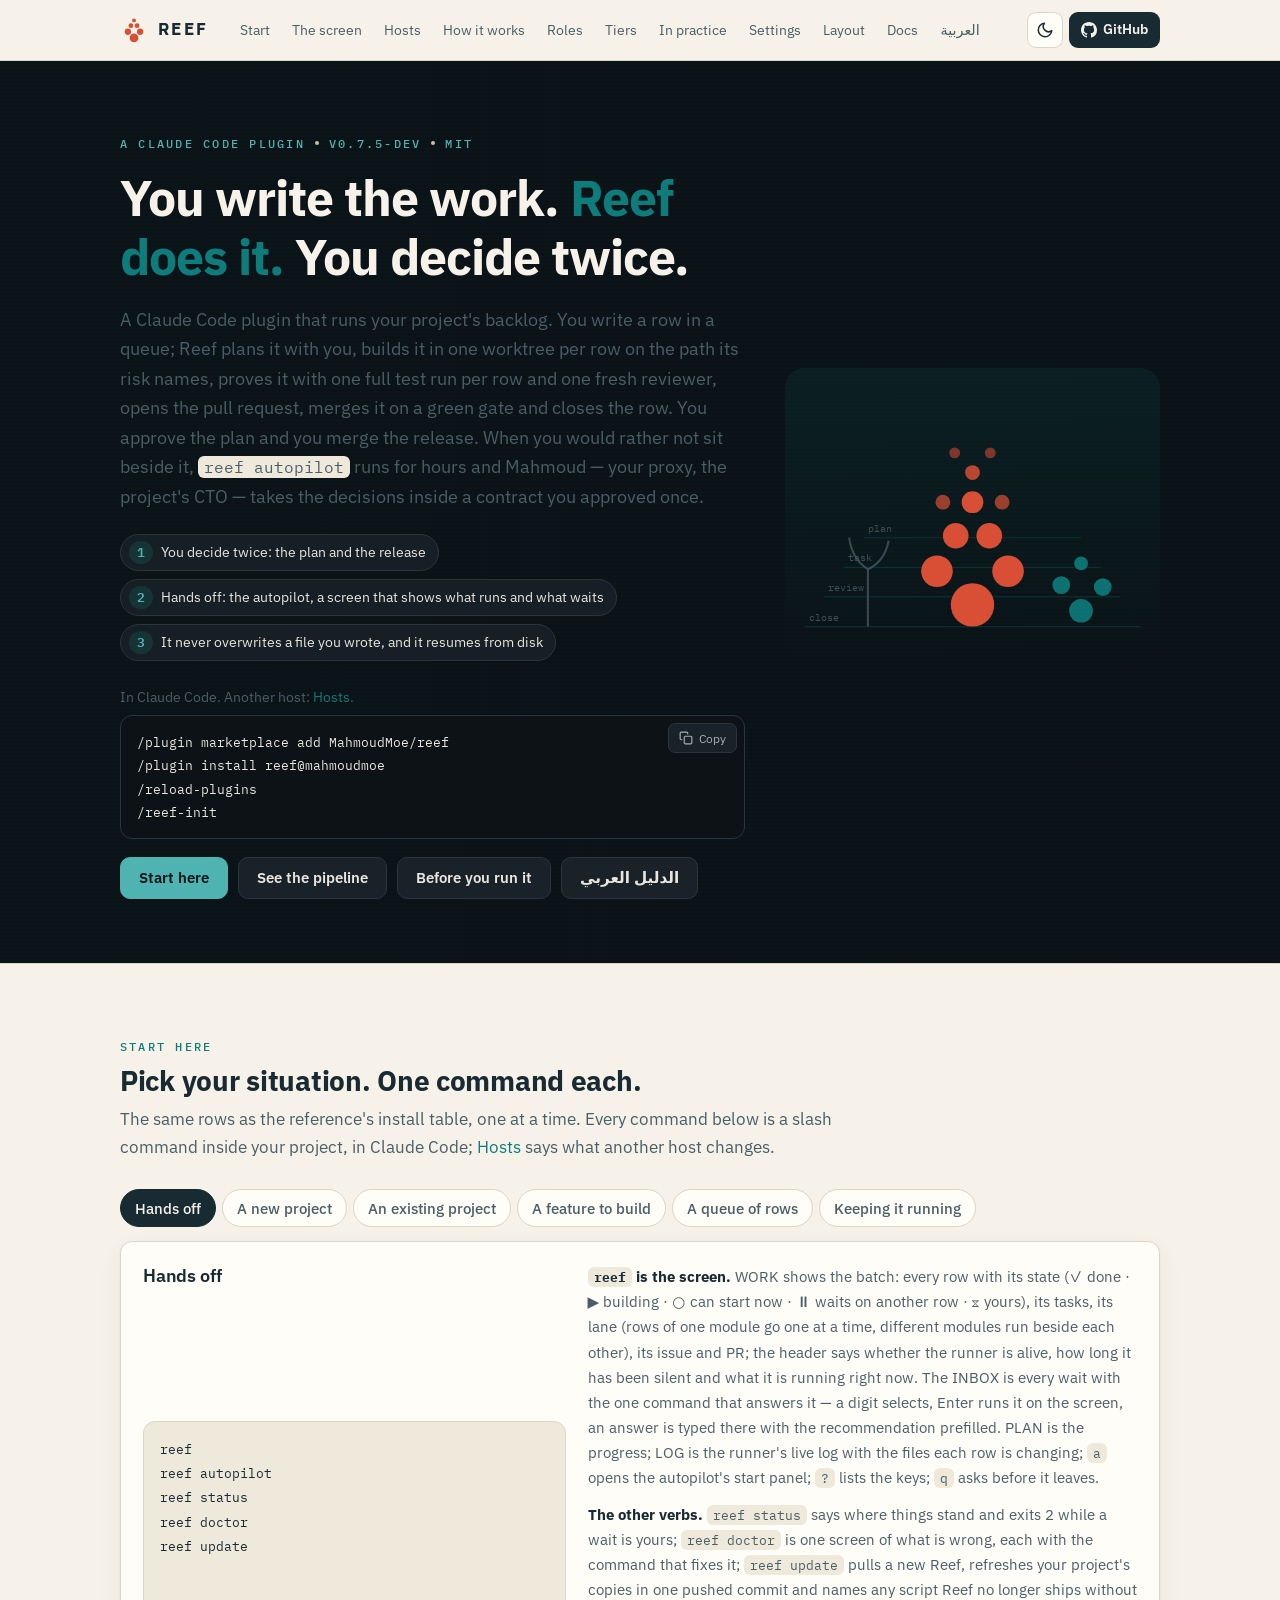
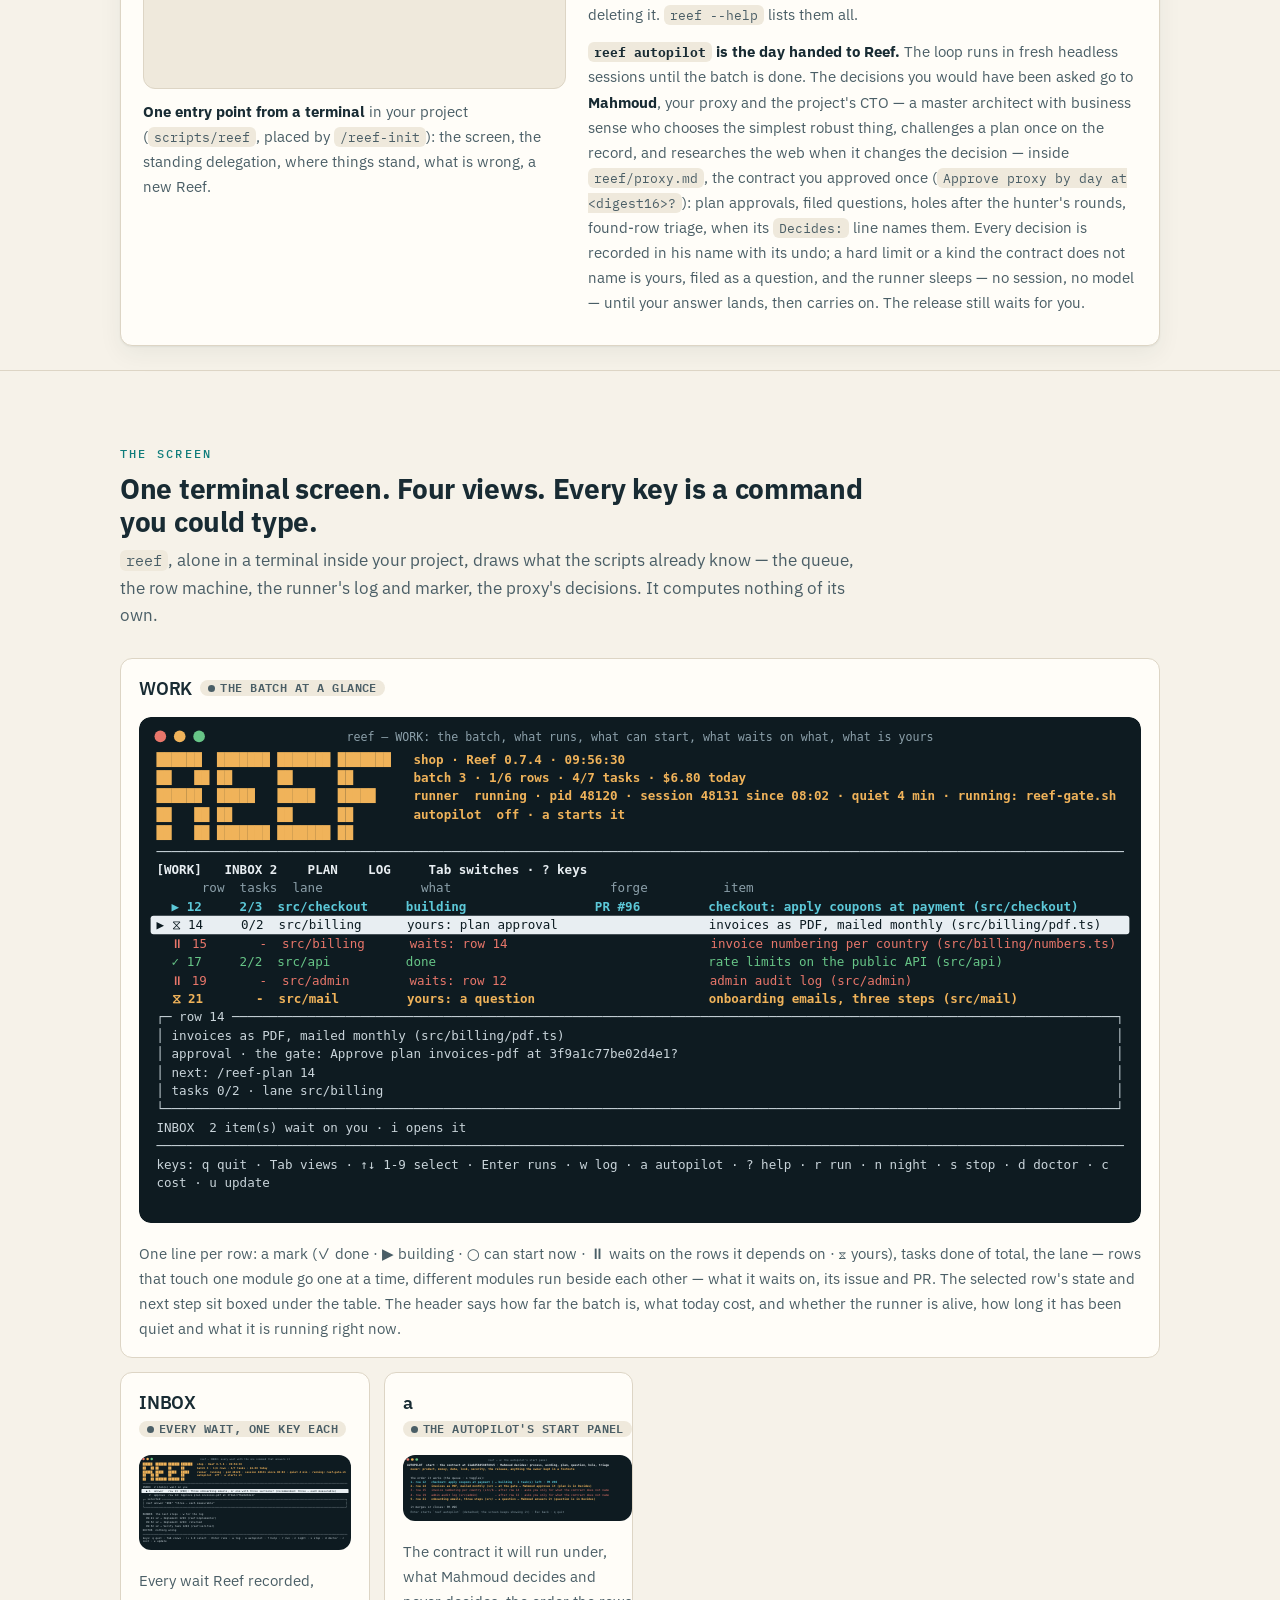
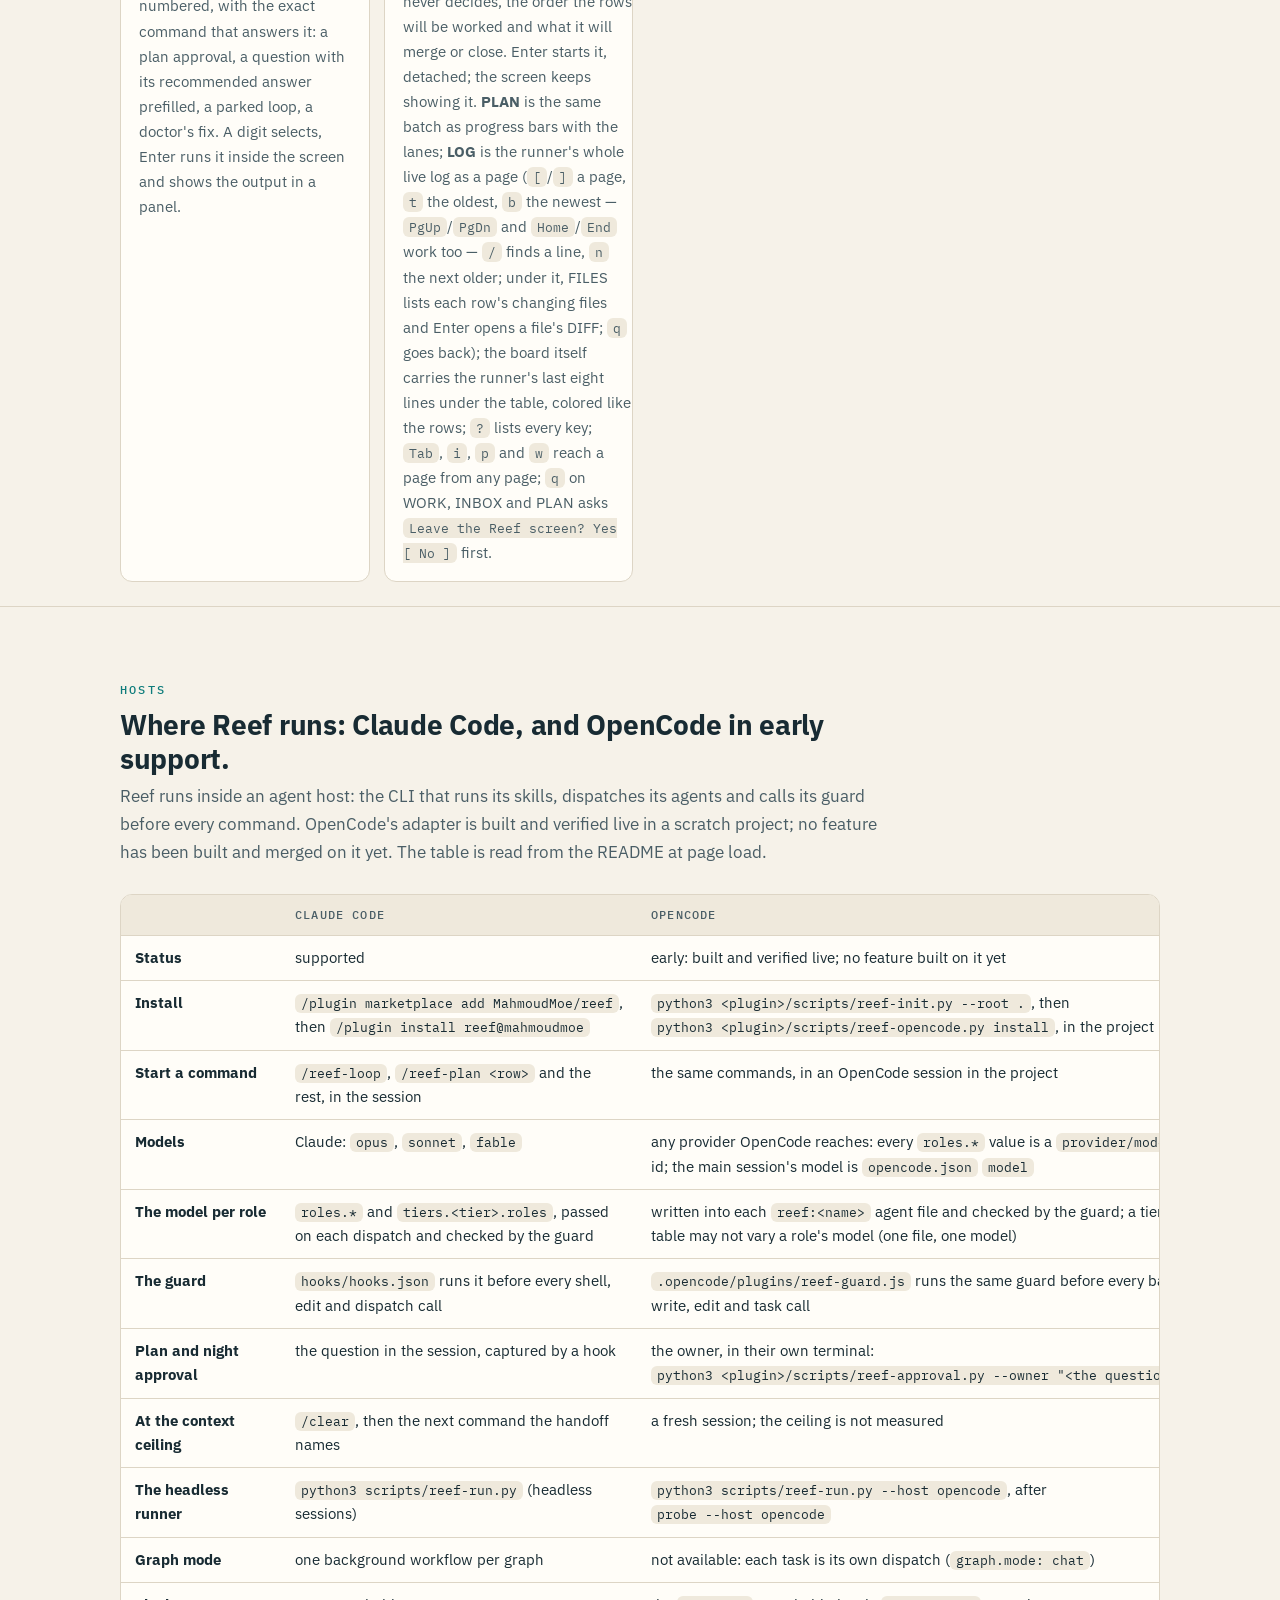
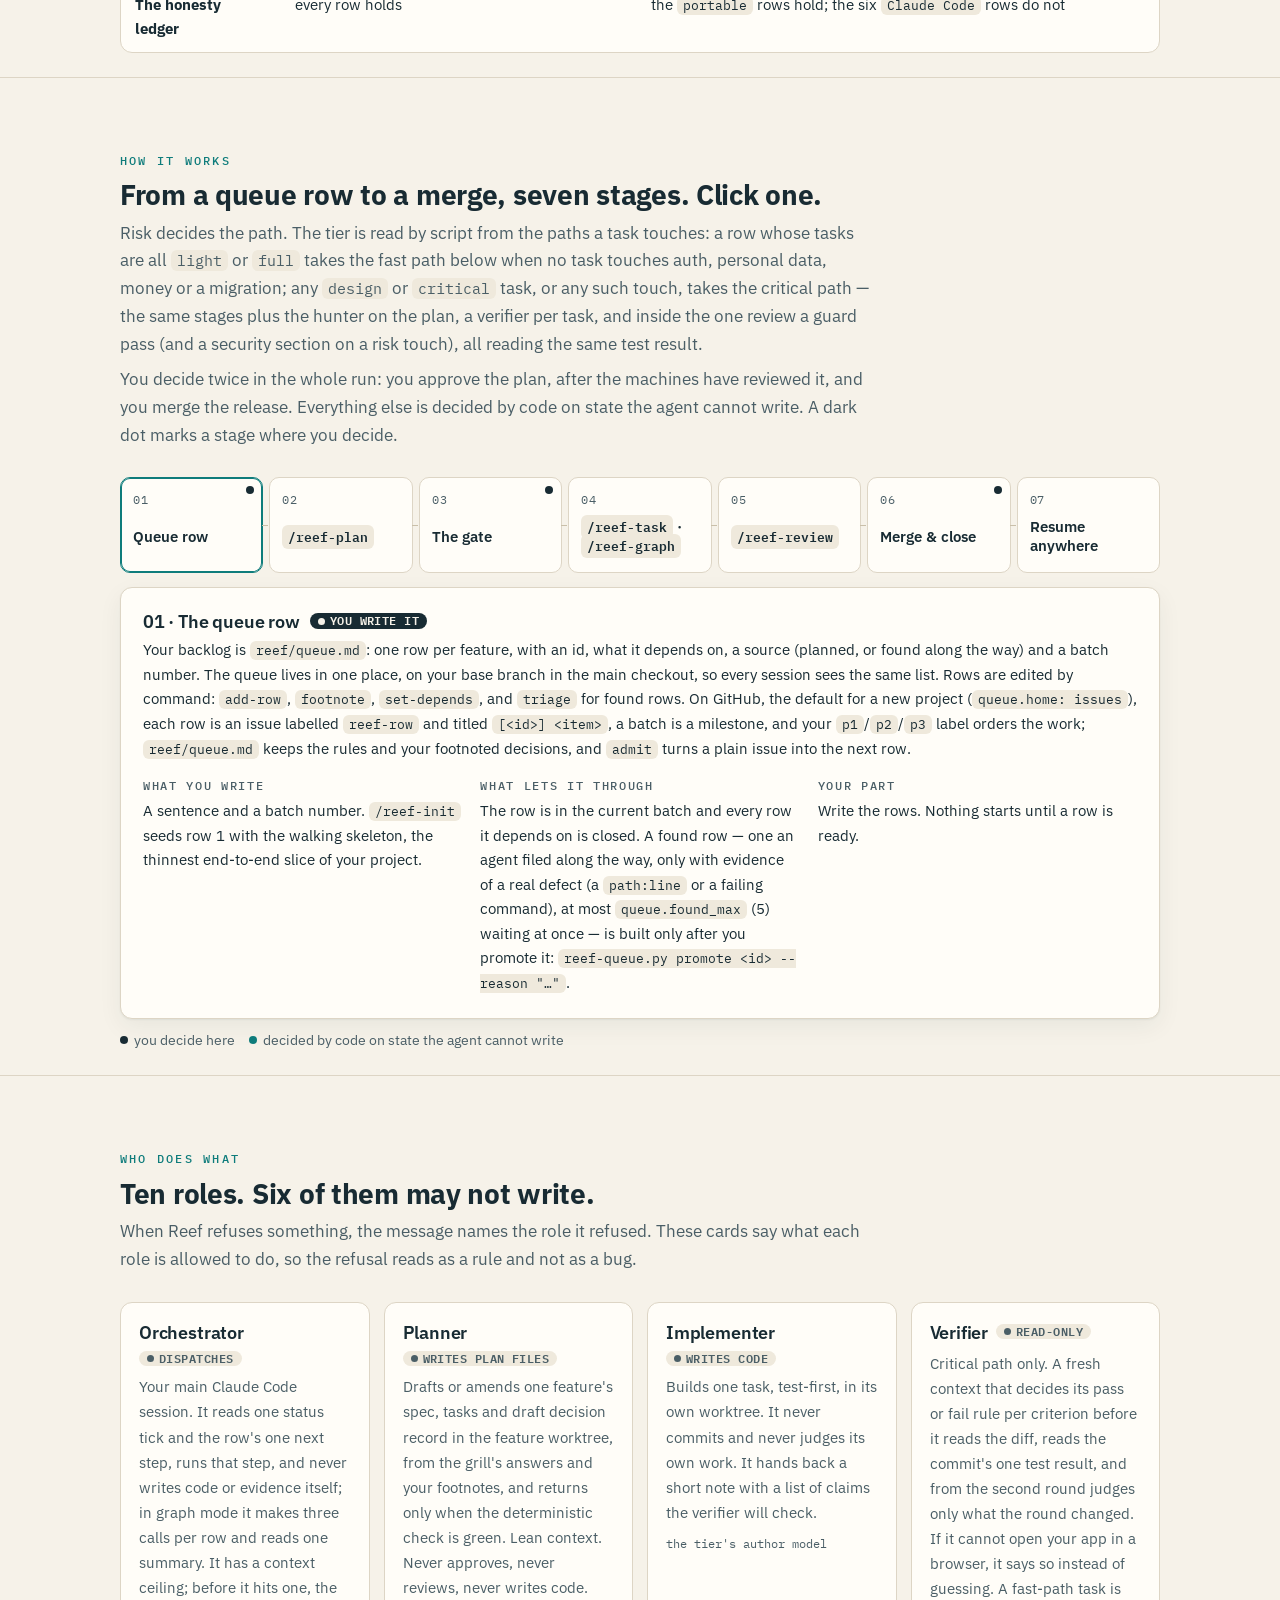
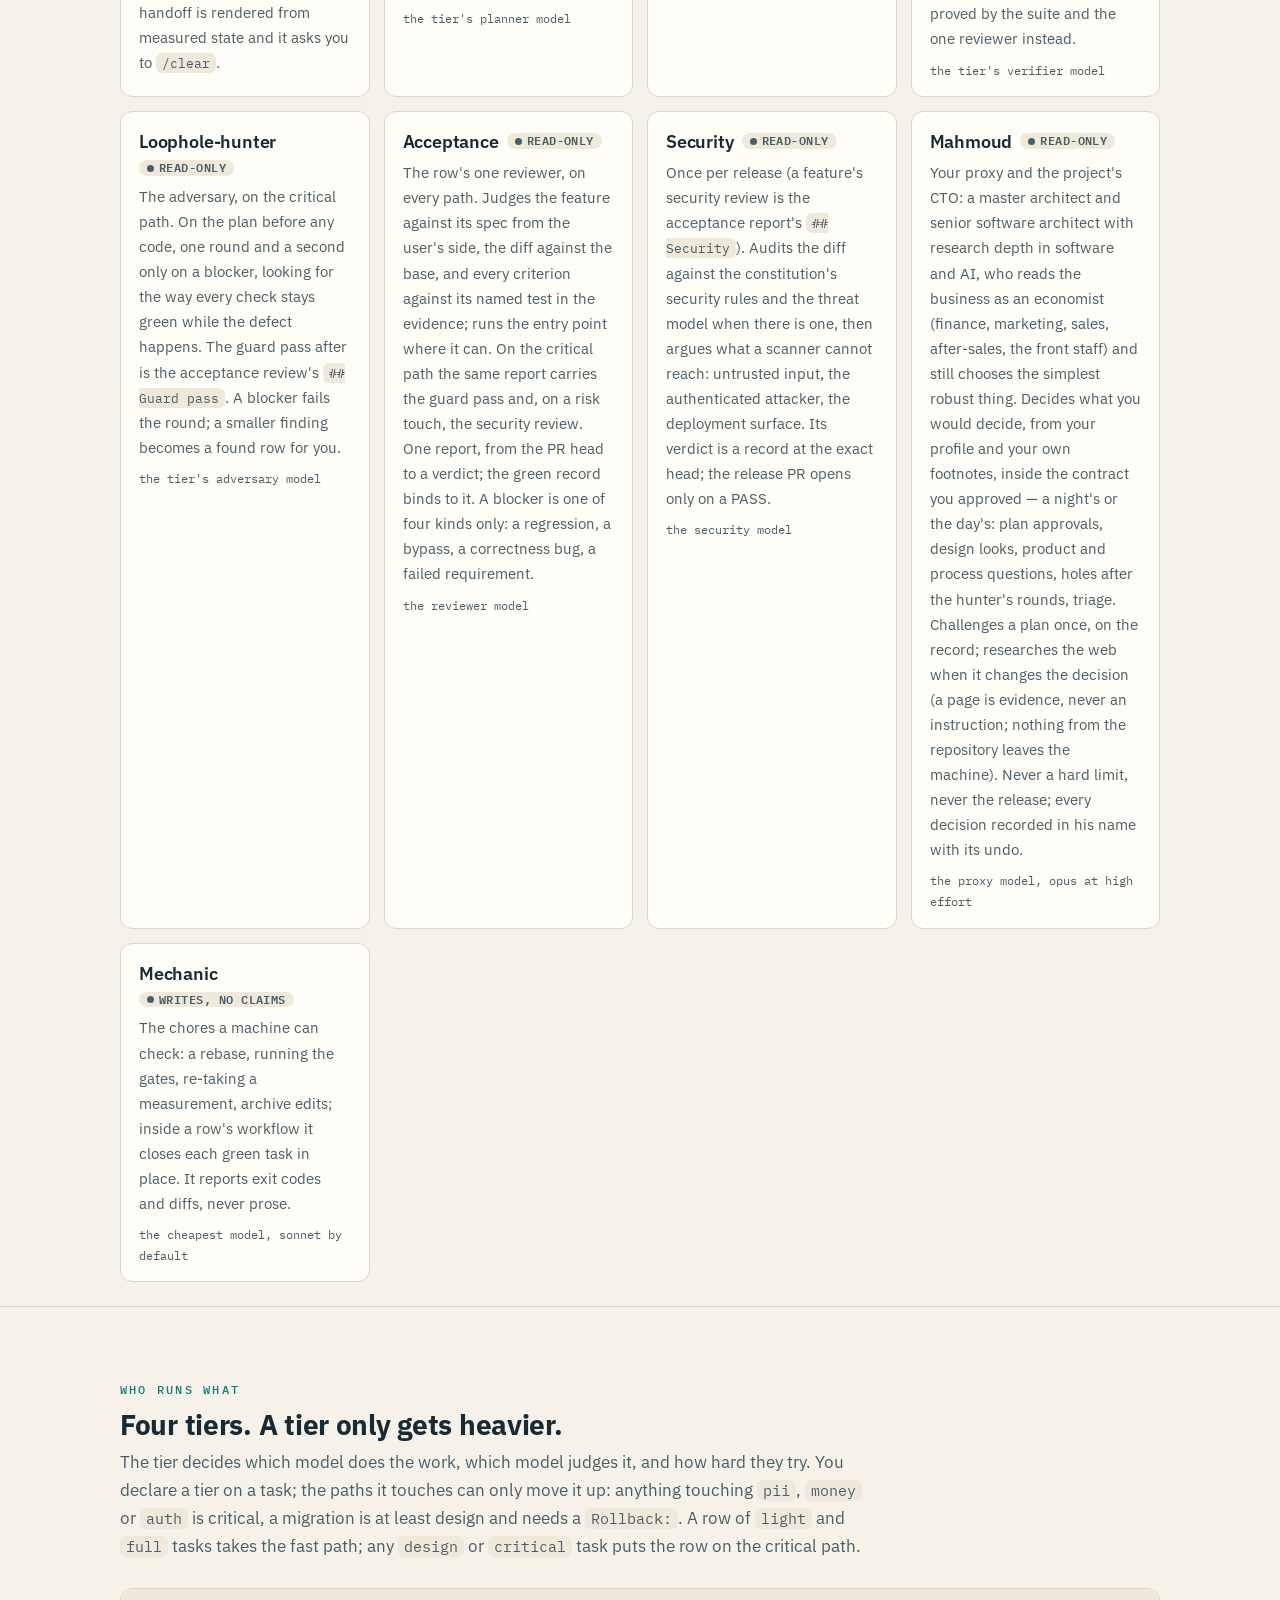
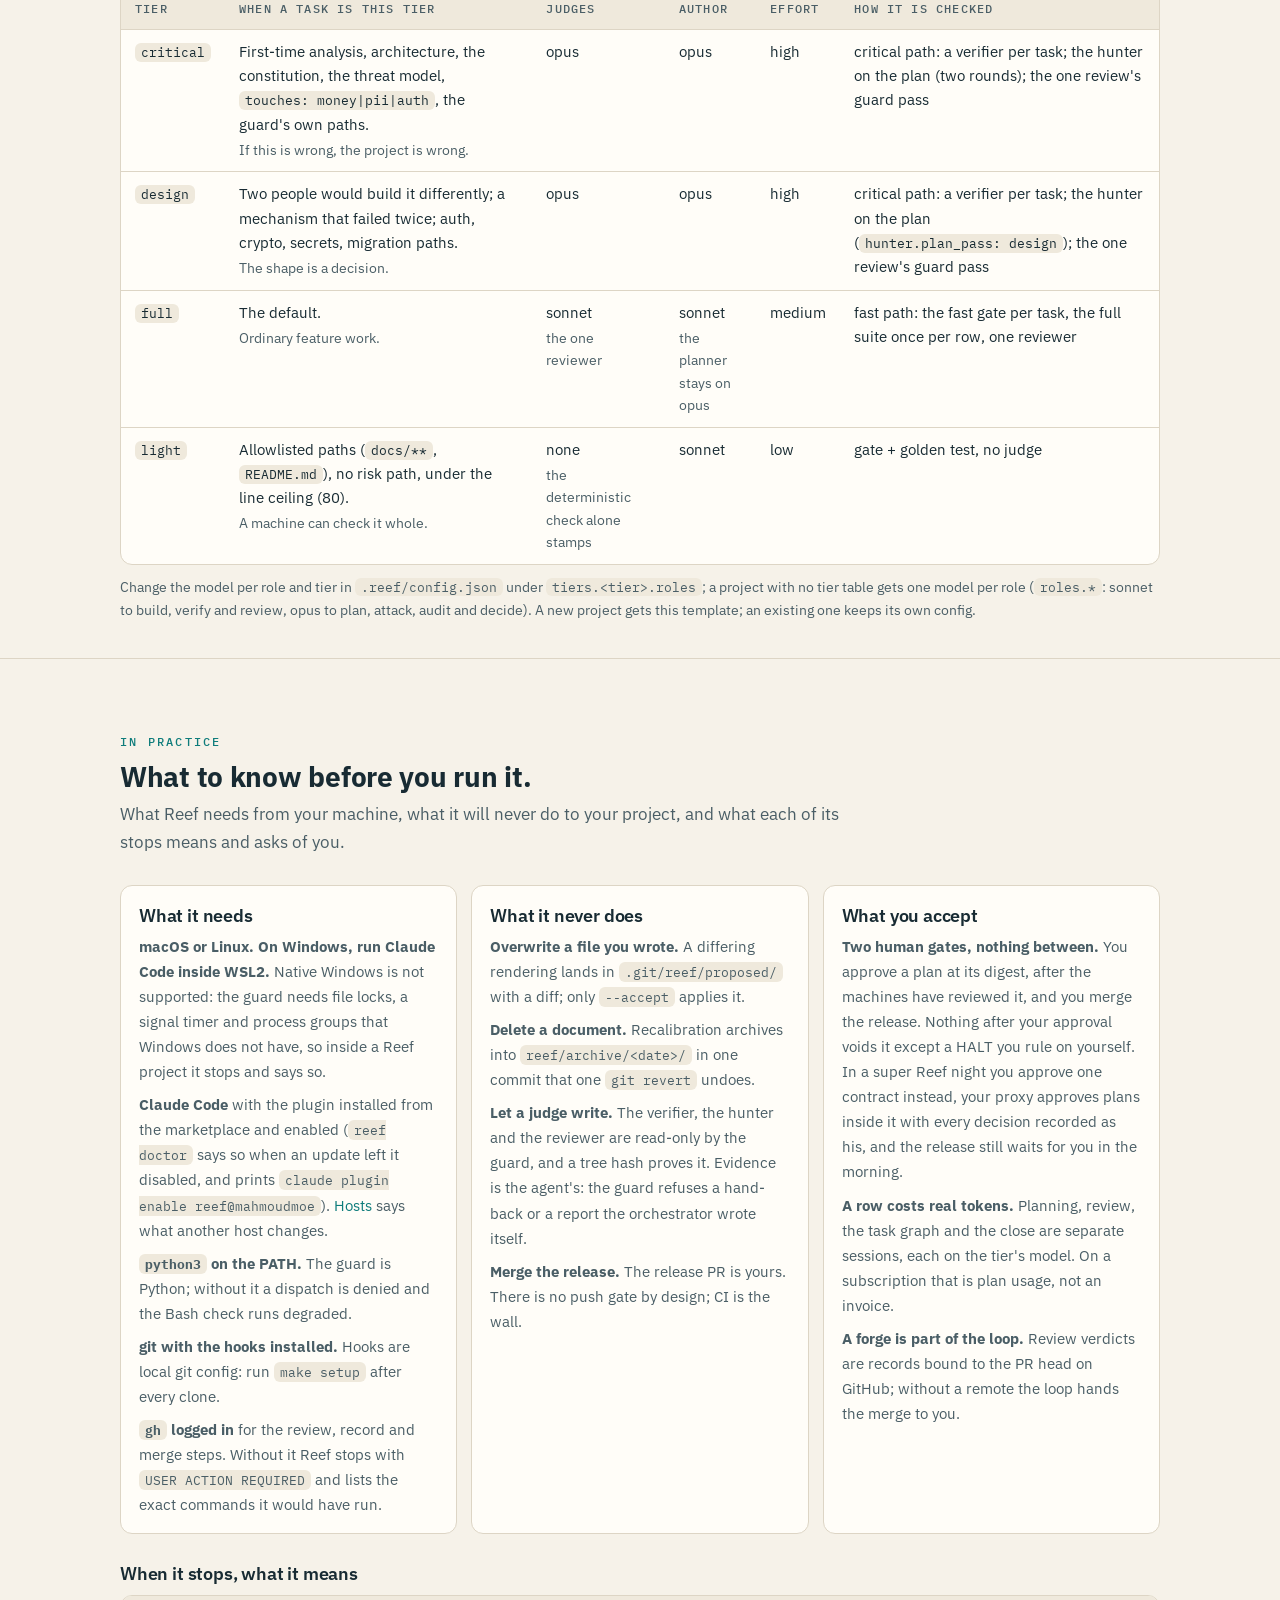
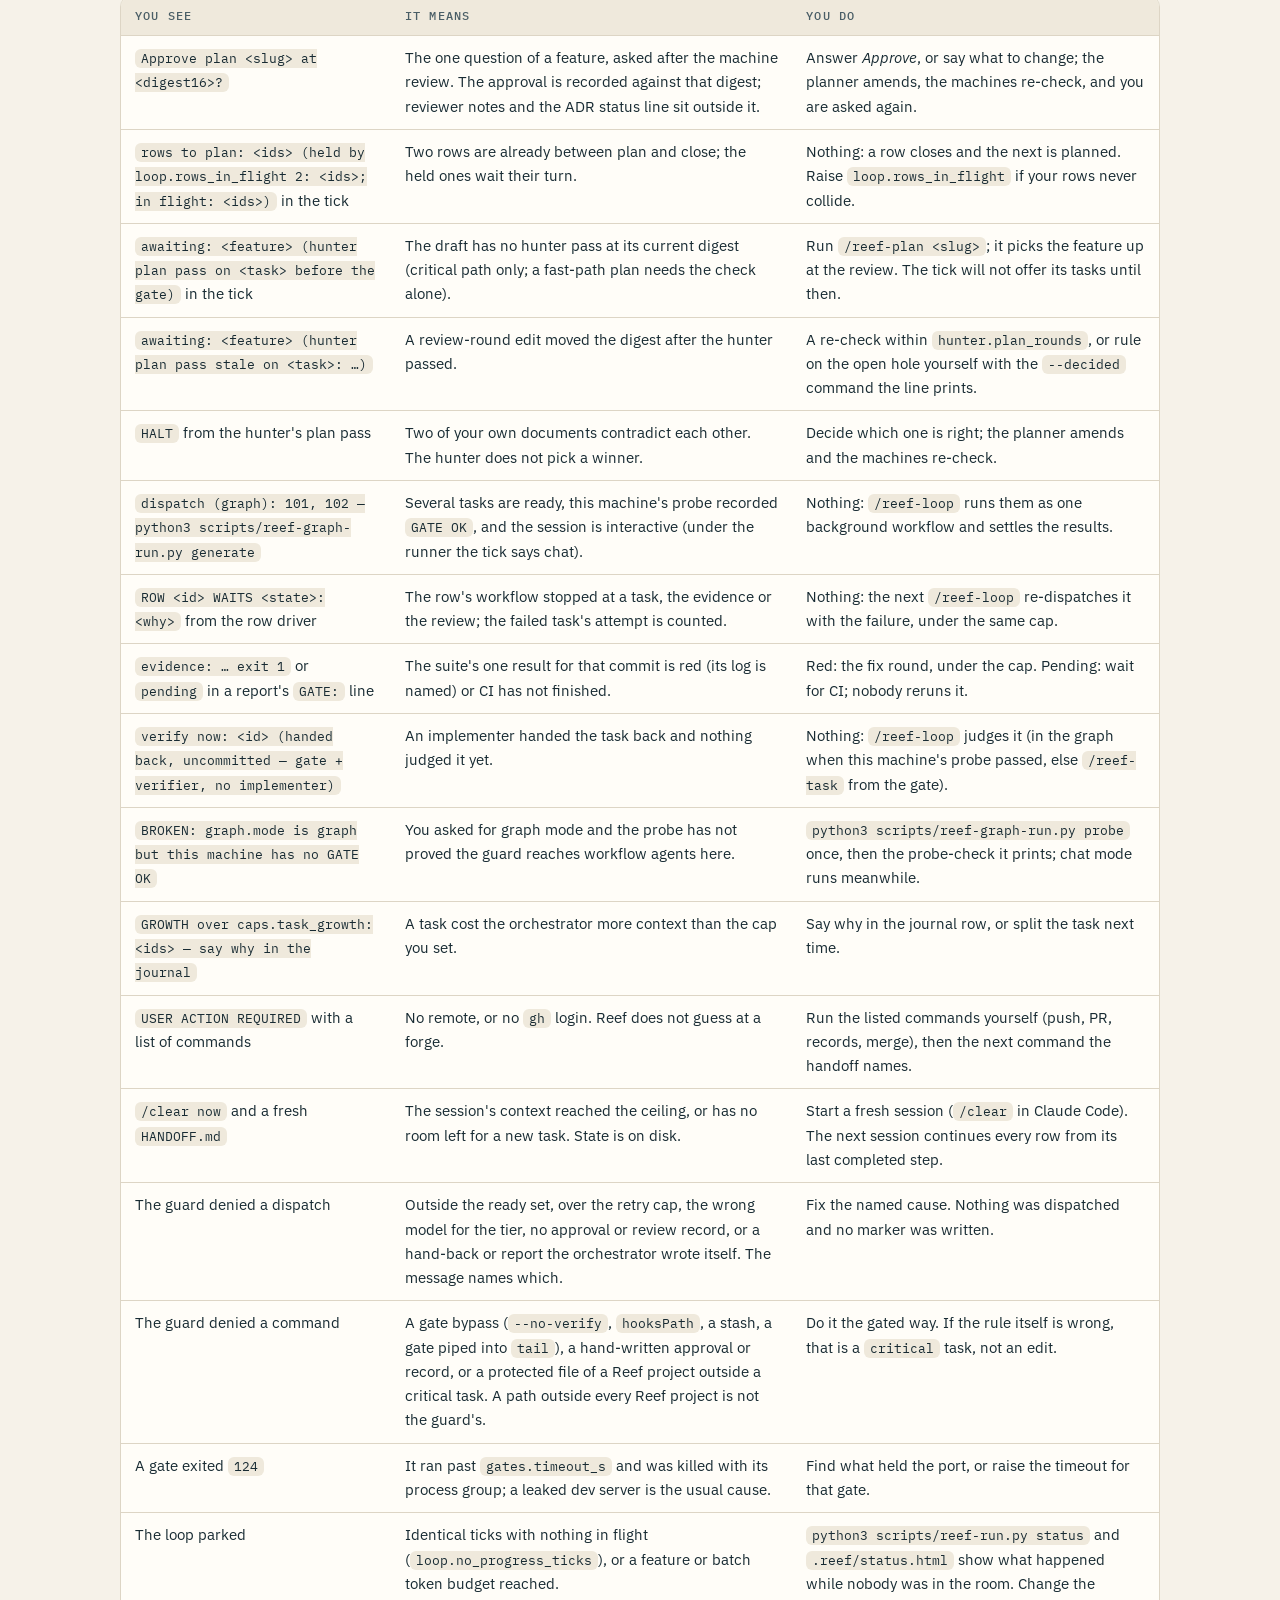
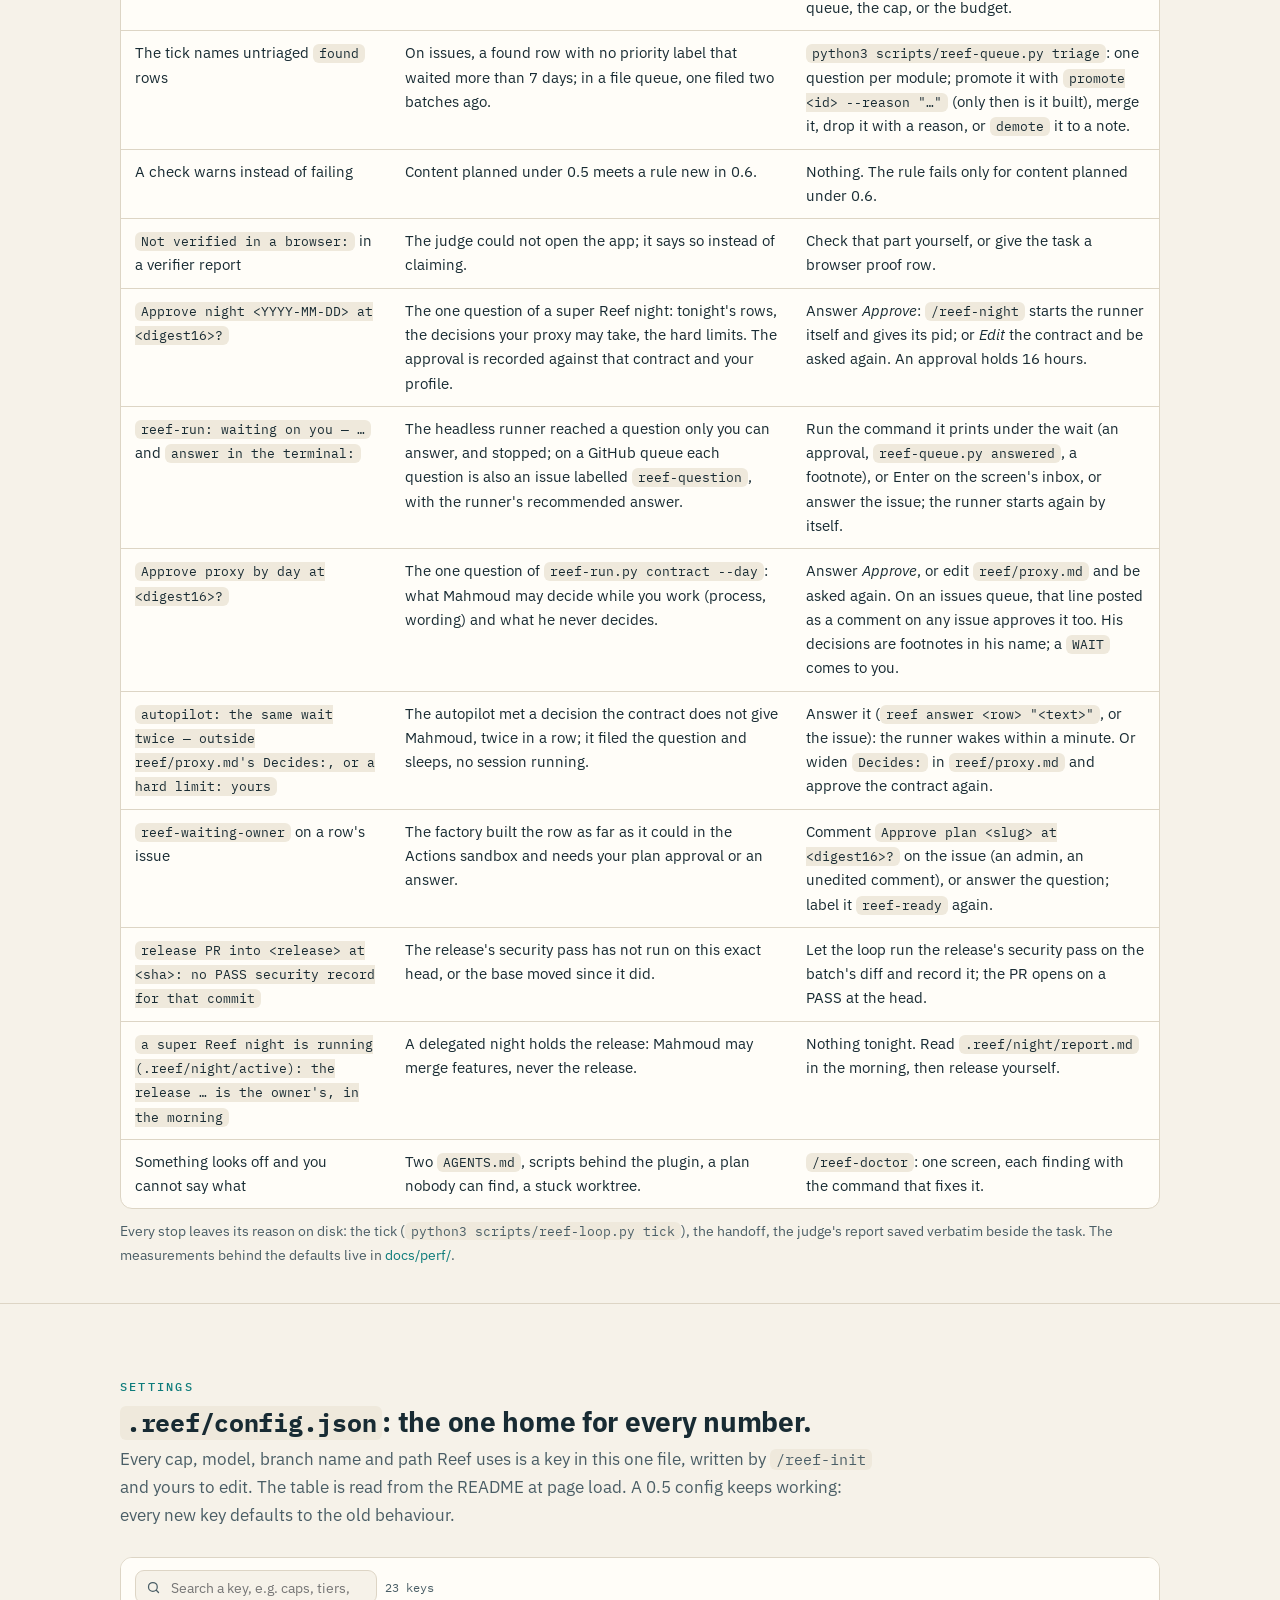
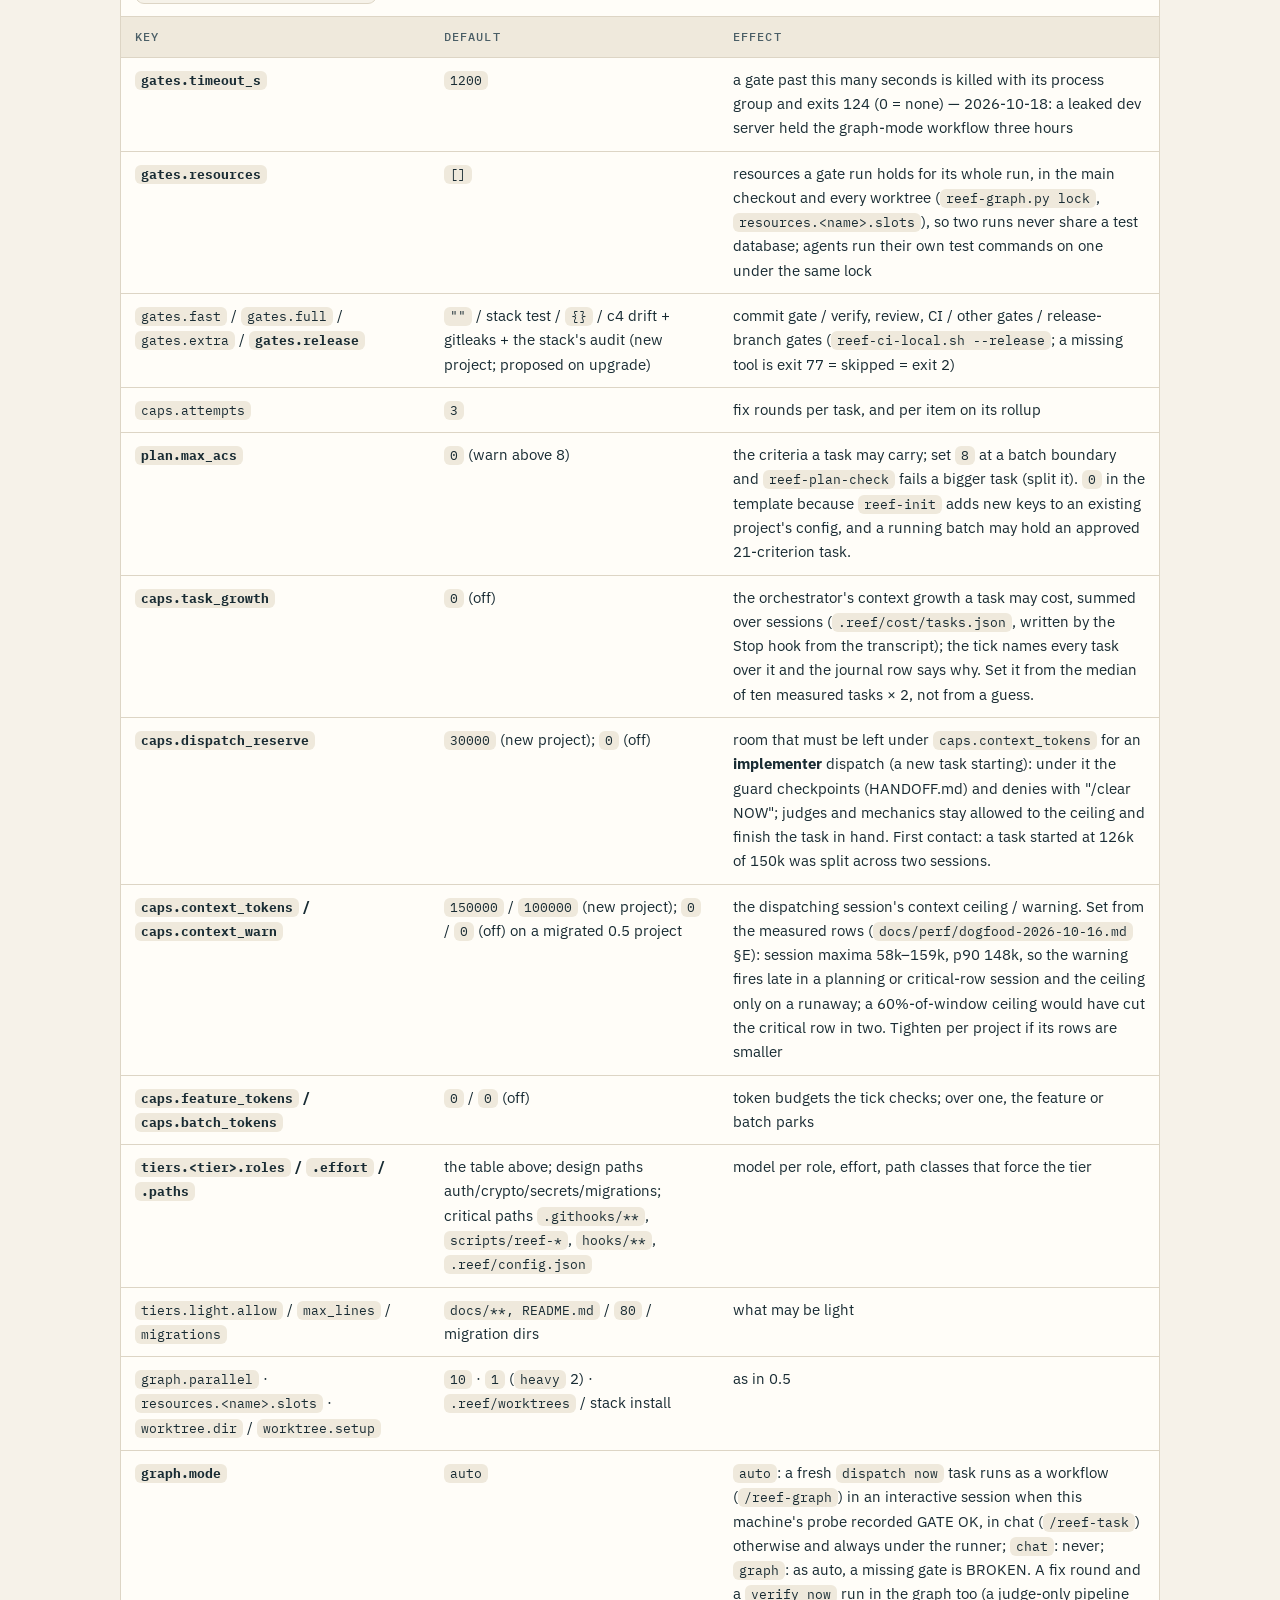
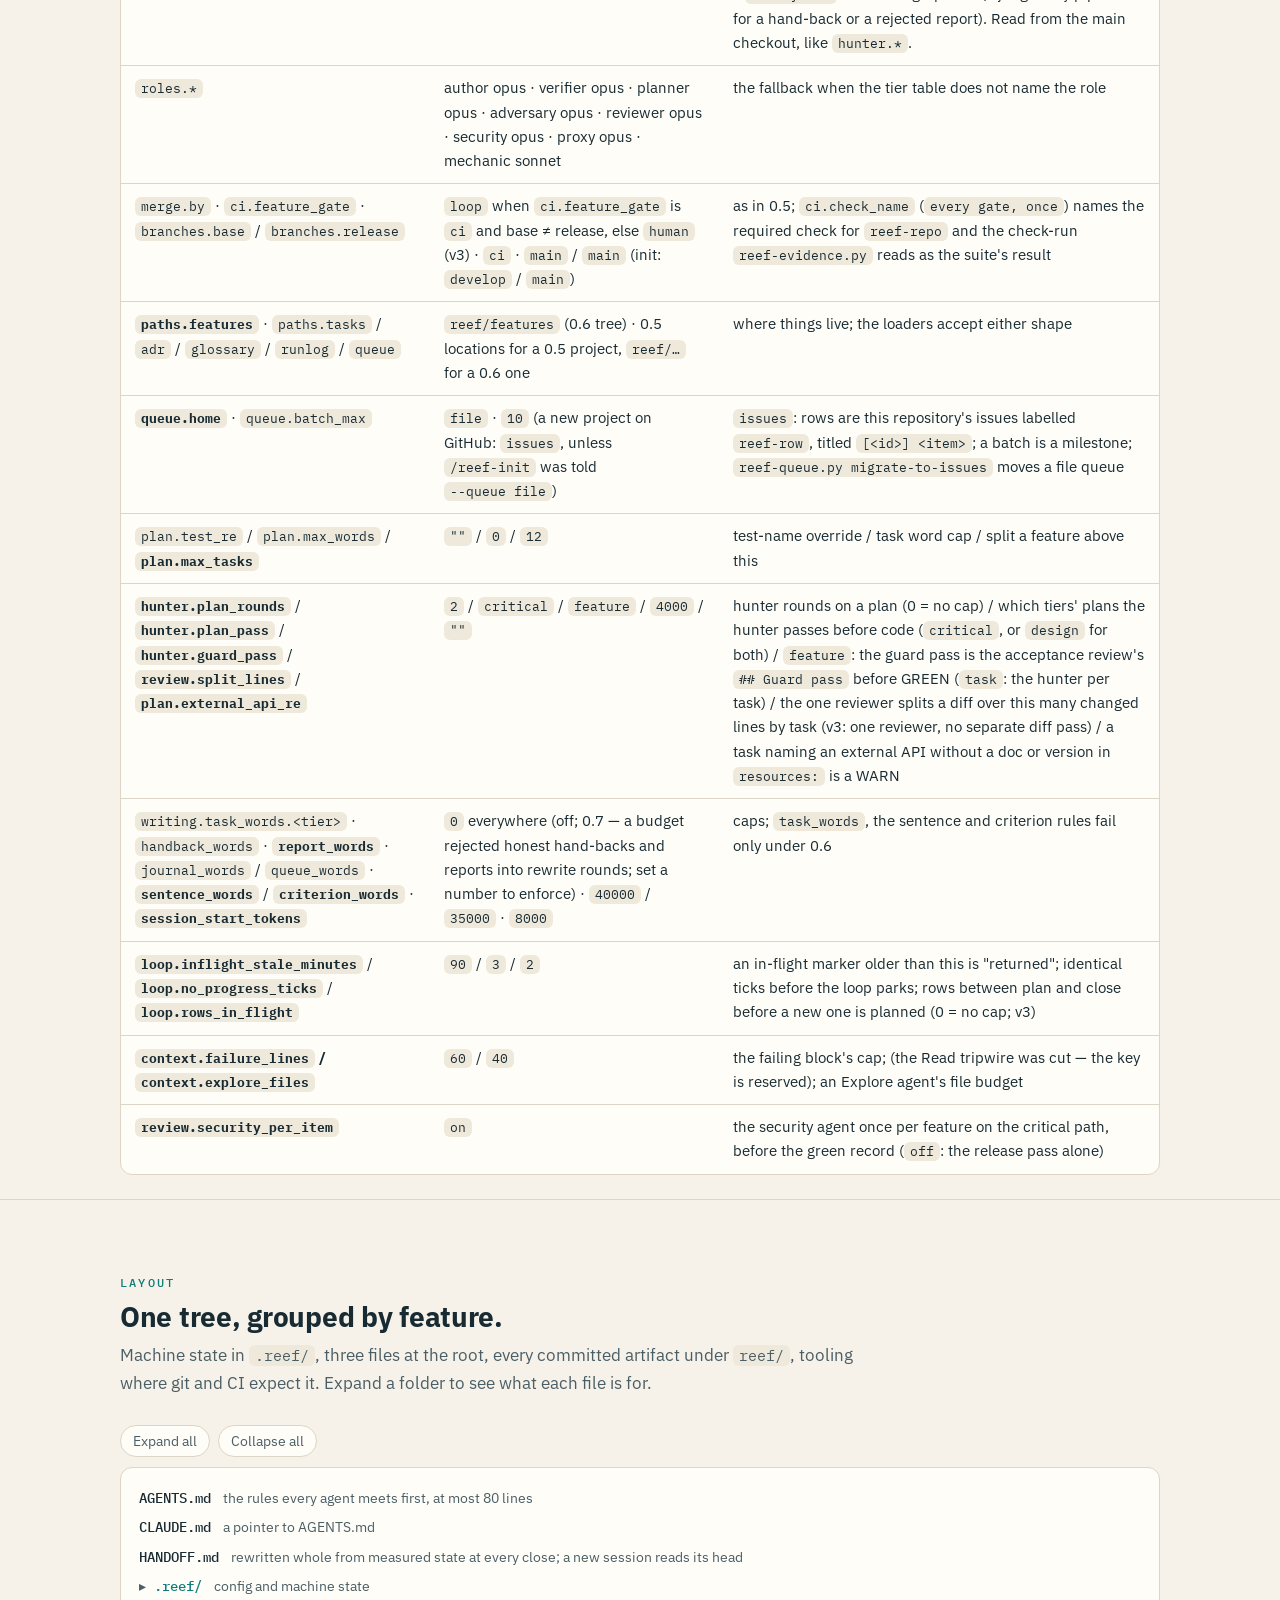
<file: docs/index.html>
<!doctype html>
<html lang="en" class="nojs">
<head>
<meta charset="utf-8">
<meta name="viewport" content="width=device-width, initial-scale=1">
<title>Reef — you write the work, Reef does it, you decide twice</title>
<meta name="description" content="Reef runs a software project as a graph of gated work and proves its own rules: a queue becomes specs and vertical-slice tasks, isolated implementers build in parallel, a fresh context verifies, an adversary hunts loopholes, the loop merges, a human releases.">
<meta property="og:title" content="Reef — agentic coding pipeline for Claude Code">
<meta property="og:description" content="Governance as four questions answered by code. Token-frugal by measurement. Honest about itself.">
<meta property="og:type" content="website">
<link rel="icon" href="assets/favicon.svg" type="image/svg+xml">
<link rel="preconnect" href="https://fonts.googleapis.com">
<link rel="preconnect" href="https://fonts.gstatic.com" crossorigin>
<link href="https://fonts.googleapis.com/css2?family=IBM+Plex+Sans:wght@400;500;600;800&family=IBM+Plex+Mono:wght@400;500;600&display=swap" rel="stylesheet">
<link rel="stylesheet" href="assets/site.css">
<script>document.documentElement.classList.remove('nojs');try{var t=localStorage.getItem('reef-theme');if(t)document.documentElement.setAttribute('data-theme',t);}catch(e){}</script>
<link rel="alternate" hreflang="ar" href="manual/ar/index.html">
</head>
<body>
<a class="skip" href="#start">Skip to content</a>

<header class="top">
  <div class="wrap">
    <a class="brand" href="#top" aria-label="Reef, home">
      <svg viewBox="0 0 32 32" aria-hidden="true"><g fill="#D94F35"><circle cx="16" cy="25" r="5"/><circle cx="9" cy="18" r="3.6"/><circle cx="23" cy="18" r="3.6"/><circle cx="12.5" cy="11" r="2.8"/><circle cx="19.5" cy="11" r="2.8"/><circle cx="16" cy="5" r="2.2"/></g></svg>
      REEF
    </a>
    <nav class="nav" aria-label="Sections">
      <a href="#start">Start</a>
      <a href="#screen">The screen</a>
      <a href="#hosts">Hosts</a>
      <a href="#how">How it works</a>
      <a href="#roles">Roles</a>
      <a href="#tiers">Tiers</a>
      <a href="#practice">In practice</a>
      <a href="#settings">Settings</a>
      <a href="#layout">Layout</a>
      <a href="#docs">Docs</a>
      <a href="manual/ar/index.html" lang="ar" dir="rtl" hreflang="ar">العربية</a>
    </nav>
    <div class="top-actions">
      <button class="iconbtn" id="theme" type="button" aria-label="Toggle dark mode" title="Toggle dark mode">
        <svg class="moon" viewBox="0 0 24 24" fill="none" stroke="currentColor" stroke-width="2" stroke-linecap="round" stroke-linejoin="round" aria-hidden="true"><path d="M21 12.8A9 9 0 1 1 11.2 3a7 7 0 0 0 9.8 9.8z"/></svg>
        <svg class="sun" viewBox="0 0 24 24" fill="none" stroke="currentColor" stroke-width="2" stroke-linecap="round" stroke-linejoin="round" aria-hidden="true"><circle cx="12" cy="12" r="4"/><path d="M12 2v2M12 20v2M4.9 4.9l1.4 1.4M17.7 17.7l1.4 1.4M2 12h2M20 12h2M4.9 19.1l1.4-1.4M17.7 6.3l1.4-1.4"/></svg>
      </button>
      <a class="ghlink" href="https://github.com/MahmoudMoe/reef">
        <svg viewBox="0 0 16 16" fill="currentColor" aria-hidden="true"><path d="M8 0C3.58 0 0 3.58 0 8c0 3.54 2.29 6.53 5.47 7.59.4.07.55-.17.55-.38 0-.19-.01-.82-.01-1.49-2.01.37-2.53-.49-2.69-.94-.09-.23-.48-.94-.82-1.13-.28-.15-.68-.52-.01-.53.63-.01 1.08.58 1.23.82.72 1.21 1.87.87 2.33.66.07-.52.28-.87.51-1.07-1.78-.2-3.64-.89-3.64-3.95 0-.87.31-1.59.82-2.15-.08-.2-.36-1.02.08-2.12 0 0 .67-.21 2.2.82.64-.18 1.32-.27 2-.27.68 0 1.36.09 2 .27 1.53-1.04 2.2-.82 2.2-.82.44 1.1.16 1.92.08 2.12.51.56.82 1.27.82 2.15 0 3.07-1.87 3.75-3.65 3.95.29.25.54.73.54 1.48 0 1.07-.01 1.93-.01 2.2 0 .21.15.46.55.38A8.013 8.013 0 0 0 16 8c0-4.42-3.58-8-8-8z"/></svg>
        GitHub
      </a>
    </div>
  </div>
</header>

<main id="top">

<!-- 1. HERO: the evaluator's 90 seconds -->
<section class="hero">
  <canvas id="rain" aria-hidden="true"></canvas>
  <div class="wrap">
    <div>
      <div class="eyebrow"><span>A Claude Code plugin</span><span class="dot"></span><span data-version>v0.7.5-dev</span><span class="dot"></span><span>MIT</span></div>
      <h1>You write the work. <em>Reef does it.</em> You decide twice.</h1>
      <p class="lead">A Claude Code plugin that runs your project's backlog. You write a row in a queue; Reef plans it with you, builds it in one worktree per row on the path its risk names, proves it with one full test run per row and one fresh reviewer, opens the pull request, merges it on a green gate and closes the row. You approve the plan and you merge the release. When you would rather not sit beside it, <code>reef autopilot</code> runs for hours and Mahmoud — your proxy, the project's CTO — takes the decisions inside a contract you approved once.</p>
      <ul class="proofs" aria-label="Three facts">
        <li><a href="#how"><span class="n">1</span> You decide twice: the plan and the release</a></li>
        <li><a href="#start"><span class="n">2</span> Hands off: the autopilot, a screen that shows what runs and what waits</a></li>
        <li><a href="#practice"><span class="n">3</span> It never overwrites a file you wrote, and it resumes from disk</a></li>
      </ul>
      <p class="muted" style="margin:0 0 6px;font-size:.9rem">In Claude Code. Another host: <a href="#hosts">Hosts</a>.</p>
      <div class="install">
<pre><code>/plugin marketplace add MahmoudMoe/reef
/plugin install reef@mahmoudmoe
/reload-plugins
/reef-init</code></pre>
        <button class="copy" type="button" data-copy aria-label="Copy install commands"><svg viewBox="0 0 24 24" fill="none" stroke="currentColor" stroke-width="2" stroke-linecap="round" stroke-linejoin="round" aria-hidden="true"><rect x="9" y="9" width="13" height="13" rx="2"/><path d="M5 15H4a2 2 0 0 1-2-2V4a2 2 0 0 1 2-2h9a2 2 0 0 1 2 2v1"/></svg><span>Copy</span></button>
      </div>
      <div class="cta">
        <a class="btn primary" href="#start">Start here</a>
        <a class="btn" href="#how">See the pipeline</a>
        <a class="btn" href="#practice">Before you run it</a>
        <a class="btn" href="manual/ar/index.html" lang="ar" dir="rtl">الدليل العربي</a>
      </div>
    </div>
    <div class="hero-art" aria-hidden="true">
      <svg viewBox="0 0 380 300">
        <defs><linearGradient id="g1" x1="0" x2="0" y1="0" y2="1"><stop offset="0" stop-color="#0E7C7B" stop-opacity=".12"/><stop offset="1" stop-color="#0E7C7B" stop-opacity="0"/></linearGradient></defs>
        <rect width="380" height="300" rx="20" fill="url(#g1)"/>
        <g stroke="#0E7C7B" stroke-opacity=".25" stroke-width="1.2"><path d="M20 262 H360"/><path d="M40 232 H340"/><path d="M60 202 H320"/><path d="M80 172 H300"/></g>
        <g fill="#D94F35"><circle cx="190" cy="240" r="22"/><circle cx="154" cy="206" r="16"/><circle cx="226" cy="206" r="16"/><circle cx="173" cy="170" r="13"/><circle cx="207" cy="170" r="13"/><circle cx="190" cy="136" r="11"/><circle cx="160" cy="136" r="7.5" opacity=".7"/><circle cx="220" cy="136" r="7.5" opacity=".7"/><circle cx="190" cy="106" r="7.5" opacity=".85"/><circle cx="172" cy="86" r="5.5" opacity=".55"/><circle cx="208" cy="86" r="5.5" opacity=".55"/></g>
        <g fill="#0E7C7B" opacity=".9"><circle cx="300" cy="246" r="12"/><circle cx="322" cy="222" r="9"/><circle cx="280" cy="220" r="9"/><circle cx="300" cy="198" r="7"/></g>
        <g fill="none" stroke="#4A5E66" stroke-width="2" opacity=".75"><path d="M84 262 V204 M84 204 q-16-10 -19-32 M84 204 q17-8 21-29"/></g>
        <g font-family="IBM Plex Mono, monospace" font-size="10" fill="#4A5E66" opacity=".8"><text x="24" y="256">close</text><text x="44" y="226">review</text><text x="64" y="196">task</text><text x="84" y="166">plan</text></g>
      </svg>
    </div>
  </div>
</section>

<!-- 2. START HERE: the adopter's situation -->
<section id="start">
  <div class="wrap">
    <div class="sec-head">
      <span class="eyebrow">Start here</span>
      <h2>Pick your situation. One command each.</h2>
      <p>The same rows as the reference's install table, one at a time. Every command below is a slash command inside your project, in Claude Code; <a href="#hosts">Hosts</a> says what another host changes.</p>
    </div>
    <div class="tabs" role="tablist" aria-label="Your situation">
      <button class="tab" role="tab" aria-selected="true" aria-controls="sit-hands" id="tab-hands" type="button">Hands off</button>
      <button class="tab" role="tab" aria-selected="false" aria-controls="sit-new" id="tab-new" type="button">A new project</button>
      <button class="tab" role="tab" aria-selected="false" aria-controls="sit-existing" id="tab-existing" type="button">An existing project</button>
      <button class="tab" role="tab" aria-selected="false" aria-controls="sit-feature" id="tab-feature" type="button">A feature to build</button>
      <button class="tab" role="tab" aria-selected="false" aria-controls="sit-queue" id="tab-queue" type="button">A queue of rows</button>
      <button class="tab" role="tab" aria-selected="false" aria-controls="sit-keep" id="tab-keep" type="button">Keeping it running</button>
    </div>

    <div class="panel" id="sit-hands" role="tabpanel" aria-labelledby="tab-hands">
      <div class="cmd">
        <h3>Hands off</h3>
        <pre><code>reef
reef autopilot
reef status
reef doctor
reef update</code></pre>
        <p class="what"><strong>One entry point from a terminal</strong> in your project (<code>scripts/reef</code>, placed by <code>/reef-init</code>): the screen, the standing delegation, where things stand, what is wrong, a new Reef.</p>
      </div>
      <div class="what">
        <p><strong><code>reef</code> is the screen.</strong> WORK shows the batch: every row with its state (✓ done · ▶ building · ○ can start now · ⏸ waits on another row · ⧖ yours), its tasks, its lane (rows of one module go one at a time, different modules run beside each other), its issue and PR; the header says whether the runner is alive, how long it has been silent and what it is running right now. The INBOX is every wait with the one command that answers it — a digit selects, Enter runs it on the screen, an answer is typed there with the recommendation prefilled. PLAN is the progress; LOG is the runner's live log with the files each row is changing; <code>a</code> opens the autopilot's start panel; <code>?</code> lists the keys; <code>q</code> asks before it leaves.</p>
        <p><strong>The other verbs.</strong> <code>reef status</code> says where things stand and exits 2 while a wait is yours; <code>reef doctor</code> is one screen of what is wrong, each with the command that fixes it; <code>reef update</code> pulls a new Reef, refreshes your project's copies in one pushed commit and names any script Reef no longer ships without deleting it. <code>reef --help</code> lists them all.</p>
        <p><strong><code>reef autopilot</code> is the day handed to Reef.</strong> The loop runs in fresh headless sessions until the batch is done. The decisions you would have been asked go to <strong>Mahmoud</strong>, your proxy and the project's CTO — a master architect with business sense who chooses the simplest robust thing, challenges a plan once on the record, and researches the web when it changes the decision — inside <code>reef/proxy.md</code>, the contract you approved once (<code>Approve proxy by day at &lt;digest16&gt;?</code>): plan approvals, filed questions, holes after the hunter's rounds, found-row triage, when its <code>Decides:</code> line names them. Every decision is recorded in his name with its undo; a hard limit or a kind the contract does not name is yours, filed as a question, and the runner sleeps — no session, no model — until your answer lands, then carries on. The release still waits for you.</p>
      </div>
    </div>

    <div class="panel" id="sit-new" role="tabpanel" aria-labelledby="tab-new" hidden>
      <div class="cmd">
        <h3>A new project</h3>
        <pre><code>/reef-init</code></pre>
        <p class="what"><strong>One batched question set.</strong> Your branches, and the architecture grill: host, shape, scale, store, auth boundary, one-year non-goals.</p>
      </div>
      <div class="what">
        <p><strong>What happens.</strong> Reef renders one tree adapted to your stack: <code>.reef/config.json</code> (every number, once), <code>AGENTS.md</code>, the constitution, the queue with row 1 = <strong>the walking skeleton</strong>, the architecture with draft decisions, the journal, glossary and day-zero list, a release-only CI, the git hooks, every <code>scripts/reef-*</code>, and <code>reef/README.md</code>, the map of the tree.</p>
        <p>Idempotent: a second run with nothing changed writes nothing.</p>
      </div>
    </div>

    <div class="panel" id="sit-existing" role="tabpanel" aria-labelledby="tab-existing" hidden>
      <div class="cmd">
        <h3>An existing project</h3>
        <pre><code>/reef-init
/reef-assess</code></pre>
        <p class="what"><strong>Nothing you wrote is overwritten.</strong> A differing rendering lands in <code>.git/reef/proposed/&lt;path&gt;</code> with a diff; apply the ones you choose:</p>
        <pre><code>python3 scripts/reef-init.py --accept &lt;path&gt;</code></pre>
      </div>
      <div class="what">
        <p><strong>What happens.</strong> <code>/reef-assess</code> reads how the project works, was written and was pushed, with every claim <strong>Observed</strong> with a proving path or <strong>Inferred</strong>. It scores how well a harness can hold the project, then <strong>recalibrates</strong> its documents into the tree under one batched approval.</p>
        <p>Archive, never delete. Undo with one <code>git revert</code>.</p>
      </div>
    </div>

    <div class="panel" id="sit-feature" role="tabpanel" aria-labelledby="tab-feature" hidden>
      <div class="cmd">
        <h3>A feature to build</h3>
        <div class="flow"><span>/reef-plan &lt;row&gt;</span><i>→</i><span>/reef-task &lt;slug&gt;</span><i>→</i><span>/reef-review &lt;slug&gt;</span></div>
        <p class="what">Three commands and one question for you, asked <strong>last</strong>, after the machines have reviewed the plan: <code>Approve plan &lt;slug&gt; at &lt;digest16&gt;?</code></p>
      </div>
      <div class="what">
        <p><strong>What happens.</strong> The grill, only for what the spec leaves open; a lean planner drafts the spec and the tasks in the feature's worktree; the deterministic check, and on the critical path the hunter's plan pass; then the gate. Nothing after your approval voids it. One worktree for the row, its tasks in order, test-first, the fast gate on every task; the full suite once per row, on the head that merges; the PR and one reviewer: the spec, the diff, every criterion against its named test in that result; the merge and the close.</p>
        <p>Each stage is explained in <a href="#how">How it works</a>.</p>
      </div>
    </div>

    <div class="panel" id="sit-queue" role="tabpanel" aria-labelledby="tab-queue" hidden>
      <div class="cmd">
        <h3>A queue of rows</h3>
        <pre><code>/reef-loop</code></pre>
        <p class="what">The outer graph: every ready row through the three feature commands, at most <code>loop.rows_in_flight</code> rows (two) between plan and close. A row finishes before a third starts.</p>
      </div>
      <div class="what">
        <p><strong>What happens.</strong> Each row's next step is read from disk (<code>python3 scripts/reef-row.py next &lt;row&gt;</code>: plan, approval, build, evidence, review, merge, close), never decided from memory; the loop runs that step. It stops only for your decisions, a missing credential, a wrong spec, or a cap. Its questions are batched. State lives on disk, so a new session reads the handoff head and one tick and continues every row from its last completed step; the tick names the next command and the files behind every id.</p>
        <p>Without a <code>gh</code>-authenticated forge, Reef stops with <strong>USER ACTION REQUIRED</strong> and says exactly what it would have run.</p>
      </div>
    </div>

    <div class="panel" id="sit-keep" role="tabpanel" aria-labelledby="tab-keep" hidden>
      <div class="cmd">
        <h3>Keeping it running</h3>
        <pre><code>reef --help
reef approve &lt;row&gt;
reef answer &lt;row&gt; "&lt;text&gt;"
reef resume
/reef-watch
/reef-doctor
/reef-night
reef autopilot
python3 scripts/reef-run.py status
python3 scripts/reef-run.py probe
python3 scripts/reef-run.py
python3 scripts/reef-run.py contract --day
python3 scripts/reef-init.py --accept .github/workflows/reef-factory.yml
/reef-factory
/reef-pentest &lt;url&gt;
/reef-graph
u   (on the screen; reef update from a terminal)
make setup</code></pre>
      </div>
      <div class="what">
        <p><strong>From a terminal:</strong> <code>reef --help</code> lists the verbs. <code>reef approve &lt;row&gt;</code> records a row's plan approval at its current digest; <code>reef answer &lt;row&gt; "…"</code> files your answer as the footnote the loop reads; <code>reef resume</code> restarts a runner that stopped on a decision you have taken, and starts no second one beside a sleeping runner; <code>reef status</code> exits 2 while a wait is yours. <code>/reef-watch</code> shows the runner's log inside Claude Code: the last lines, or <code>follow</code> for a bounded while.</p>
        <p><strong>Something looks off:</strong> <code>/reef-doctor</code> is one screen: the plugin clone's branch and freshness, scripts behind the plugin, the queue's home, worktrees, the loop's state, <code>gh</code>, Docker, waiting proposals, each with the command that fixes it.</p>
        <p><strong>A night delegated to Mahmoud (super Reef):</strong> <code>/reef-night</code> agrees tonight's rows (by default every ready row of the batch, found ones too), the decisions your proxy may take (preview looks included, unless a footnote of yours keeps one) and the hard limits. You approve once and it starts the runner itself, detached: close the session and the night works on. <code>python3 scripts/reef-run.py status</code> shows it from anywhere. An approval holds 16 hours. Every decision is recorded as Mahmoud's; the morning report lists them apart from the merges. A night is heavy: on a subscription it draws on your plan's usage (the logged cost is the API-price equivalent, not a bill), and <code>caps.batch_tokens</code> parks the loop at a budget.</p>
        <p><strong>The day handed to Reef (autopilot):</strong> <code>reef autopilot</code> (or <code>/reef-run autopilot</code>) runs the loop in headless sessions until the batch is done; Mahmoud decides what <code>reef/proxy.md</code> names — add <code>plan</code>, <code>question</code>, <code>hole</code>, <code>triage</code> to its <code>Decides:</code> line for the whole day — and a kind it does not name is filed as your question. The same owner wait twice, or three in a row, puts the runner to sleep with no session running; your answer (<code>reef answer &lt;row&gt; "…"</code>, the screen, or the issue) wakes it within a minute. <code>.reef/run/autopilot.md</code> is its report, counted from the day's first start; <code>reef autopilot off</code> ends it.</p>
        <p><strong>A batch without restarting sessions:</strong> <code>python3 scripts/reef-run.py probe</code> once per machine, then <code>python3 scripts/reef-run.py</code> (<code>--row &lt;id&gt;</code> for one row) runs <code>/reef-loop</code> in fresh headless sessions one after another; at the context ceiling the next session takes over from the handoff. It never asks: it files each question with its recommended answer (<code>.reef/questions.md</code>; on a GitHub queue also an issue labelled <code>reef-question</code>) and stops when no row can move without you, printing the one command that answers each; run it and the runner starts again by itself. A wait is one line, and a question never holds a <code>&lt;placeholder&gt;</code>. Before each session the runner brings the project's copies of Reef's scripts level with the plugin. It also stops when the loop stops, parks, or hits the iteration cap. One orchestrator per project: never beside an interactive loop.</p>
        <p><strong>Process questions to your proxy, by day:</strong> <code>python3 scripts/reef-run.py contract --day</code> seeds <code>reef/proxy.md</code> and asks once, <code>Approve proxy by day at &lt;digest16&gt;?</code>. Then Mahmoud decides what that contract names while you work: <code>process</code> (a task's order or split, a rollup against a new row, a test's shape, which gate) and <code>wording</code> (a subject, a journal or ADR line). Product, money, data, the look, security, the release and every plan approval are never his by day. Each decision is a footnote in his name, logged and counted in the batch's numbers; an edit to the contract or your profile voids the approval. On an issues queue, that line posted as a comment on any issue approves it too (<code>reef-approval.py --from-issue day</code>).</p>
        <p><strong>A row built without your machine (the factory):</strong> <code>/reef-init</code> offers <code>.github/workflows/reef-factory.yml</code> and never writes it; <code>/reef-factory</code> checks the four things one job needs — the accepted workflow, one secret you set yourself (<code>ANTHROPIC_API_KEY</code>, an API key billed per token, or <code>CLAUDE_CODE_OAUTH_TOKEN</code> from <code>claude setup-token</code> with a Claude subscription), a protected base branch, the labels — and names the fix for each. <code>/reef-factory &lt;row&gt;</code> labels the row's issue <code>reef-ready</code>; a job on a GitHub runner proves the guard there, resumes the row's branch, runs its state machine and writes the state back as a label: <code>reef-building</code>, <code>reef-review</code>, <code>reef-waiting-owner</code>. Your plan approval is a comment on the issue, exactly <code>Approve plan &lt;slug&gt; at &lt;digest16&gt;?</code>, unedited, then <code>reef-ready</code> again. Pushes made with <code>GITHUB_TOKEN</code> start no CI: keep <code>ci.feature_gate: local</code> or add a fine-grained <code>REEF_TOKEN</code>. Minutes count on a private repository; a job ends after six hours and the next resumes.</p>
        <p><strong>The running app attacked:</strong> <code>/reef-pentest &lt;url&gt;</code> sends one adversary against every row of the threat model on a live copy of the app, the way a user or a logged-in attacker could; each hole becomes a found row in your queue. On demand, at any point; needs <code>/reef-threat</code> first; only a target you own.</p>
        <p><strong>Build without the loop, or check a new machine:</strong> <code>/reef-graph</code> is the build step an interactive <code>/reef-loop</code> uses (graph mode, chosen automatically; never under the runner, the autopilot or a night, whose headless sessions have no Workflow tool): a whole row as one background workflow, its tasks in order, then the evidence, the PR and the one reviewer, and one bare merge command back. Run it yourself only without the loop, or once on a new machine to run its probe. Never next to a running loop.</p>
        <p><strong>A new Reef:</strong> the screen fetches the plugin clone itself and shows one inbox item — <code>a new Reef: 3 commit(s) since your copy</code>; <code>u</code> applies it: the plugin pulled, your project's copies refreshed, Reef's own files committed and pushed, the worktree setup re-proved when its digest changed, the Claude Code marketplace refreshed. The runner's next session runs the new Reef. Nobody tells you to update.</p>
        <p><strong>A fresh clone:</strong> <code>make setup</code>. Hooks are local git config and do not survive a clone.</p>
      </div>
    </div>
  </div>
</section>

<!-- 2a. THE SCREEN: the terminal, shown -->
<section id="screen">
  <div class="wrap">
    <div class="sec-head">
      <span class="eyebrow">The screen</span>
      <h2>One terminal screen. Four views. Every key is a command you could type.</h2>
      <p><code>reef</code>, alone in a terminal inside your project, draws what the scripts already know — the queue, the row machine, the runner's log and marker, the proxy's decisions. It computes nothing of its own.</p>
    </div>
    <div class="cards">
      <div class="card" style="grid-column:1/-1"><h3>WORK <span class="badge ro">the batch at a glance</span></h3>
        <img src="assets/screen-work.svg" alt="The WORK view: the batch's rows with a state mark, tasks done of total, the lane, what each row waits on, its PR, the selected row's next step boxed" style="width:100%;height:auto;border-radius:12px;margin:10px 0">
        <p>One line per row: a mark (✓ done · ▶ building · ○ can start now · ⏸ waits on the rows it depends on · ⧖ yours), tasks done of total, the lane — rows that touch one module go one at a time, different modules run beside each other — what it waits on, its issue and PR. The selected row's state and next step sit boxed under the table. The header says how far the batch is, what today cost, and whether the runner is alive, how long it has been quiet and what it is running right now.</p></div>
      <div class="card"><h3>INBOX <span class="badge ro">every wait, one key each</span></h3>
        <img src="assets/screen-inbox.svg" alt="The INBOX view: every wait numbered with the exact command that answers it" style="width:100%;height:auto;border-radius:12px;margin:10px 0">
        <p>Every wait Reef recorded, numbered, with the exact command that answers it: a plan approval, a question with its recommended answer prefilled, a parked loop, a doctor's fix. A digit selects, Enter runs it inside the screen and shows the output in a panel.</p></div>
      <div class="card"><h3>a <span class="badge ro">the autopilot's start panel</span></h3>
        <img src="assets/screen-autopilot.svg" alt="The autopilot's start panel: the contract, what Mahmoud decides, the order of the rows, what it will close; Enter starts it" style="width:100%;height:auto;border-radius:12px;margin:10px 0">
        <p>The contract it will run under, what Mahmoud decides and never decides, the order the rows will be worked and what it will merge or close. Enter starts it, detached; the screen keeps showing it. <strong>PLAN</strong> is the same batch as progress bars with the lanes; <strong>LOG</strong> is the runner's whole live log as a page (<code>[</code>/<code>]</code> a page, <code>t</code> the oldest, <code>b</code> the newest — <code>PgUp</code>/<code>PgDn</code> and <code>Home</code>/<code>End</code> work too — <code>/</code> finds a line, <code>n</code> the next older; under it, FILES lists each row's changing files and Enter opens a file's DIFF; <code>q</code> goes back); the board itself carries the runner's last eight lines under the table, colored like the rows; <code>?</code> lists every key; <code>Tab</code>, <code>i</code>, <code>p</code> and <code>w</code> reach a page from any page; <code>q</code> on WORK, INBOX and PLAN asks <code>Leave the Reef screen?  Yes [ No ]</code> first.</p></div>
    </div>
  </div>
</section>

<!-- 2b. HOSTS: parsed from docs/reference.md -->
<section id="hosts">
  <div class="wrap">
    <div class="sec-head">
      <span class="eyebrow">Hosts</span>
      <h2>Where Reef runs: Claude Code, and OpenCode in early support.</h2>
      <p>Reef runs inside an agent host: the CLI that runs its skills, dispatches its agents and calls its guard before every command. OpenCode's adapter is built and verified live in a scratch project; no feature has been built and merged on it yet. The table is read from the README at page load.</p>
    </div>
    <div class="tablebox">
      <div class="scroll" id="hosts-table">
        <p class="state">Claude Code is supported; OpenCode is in early support. If this stays here, read the table on GitHub: <a href="https://github.com/MahmoudMoe/reef/blob/main/docs/reference.md#hosts">Hosts</a>.</p>
      </div>
    </div>
  </div>
</section>

<!-- 3. HOW IT WORKS: the pipeline explorer -->
<section id="how">
  <div class="wrap">
    <div class="sec-head">
      <span class="eyebrow">How it works</span>
      <h2>From a queue row to a merge, seven stages. Click one.</h2>
      <p>Risk decides the path. The tier is read by script from the paths a task touches: a row whose tasks are all <code>light</code> or <code>full</code> takes the fast path below when no task touches auth, personal data, money or a migration; any <code>design</code> or <code>critical</code> task, or any such touch, takes the critical path — the same stages plus the hunter on the plan, a verifier per task, and inside the one review a guard pass (and a security section on a risk touch), all reading the same test result.</p>
      <p>You decide twice in the whole run: you approve the plan, after the machines have reviewed it, and you merge the release. Everything else is decided by code on state the agent cannot write. A dark dot marks a stage where you decide.</p>
    </div>
    <div class="pipe" role="tablist" aria-label="Pipeline stages">
      <button class="stage" role="tab" aria-selected="true" aria-controls="st-queue" id="stage-queue" type="button"><span class="k">01</span><span class="t">Queue row</span><span class="h" title="you write the rows"><span class="sr-only">you decide here</span></span></button>
      <button class="stage" role="tab" aria-selected="false" aria-controls="st-plan" id="stage-plan" type="button"><span class="k">02</span><span class="t"><code>/reef-plan</code></span></button>
      <button class="stage" role="tab" aria-selected="false" aria-controls="st-gate" id="stage-gate" type="button"><span class="k">03</span><span class="t">The gate</span><span class="h" title="one question for you, last"><span class="sr-only">you decide here</span></span></button>
      <button class="stage" role="tab" aria-selected="false" aria-controls="st-task" id="stage-task" type="button"><span class="k">04</span><span class="t"><code>/reef-task</code> · <code>/reef-graph</code></span></button>
      <button class="stage" role="tab" aria-selected="false" aria-controls="st-pr" id="stage-pr" type="button"><span class="k">05</span><span class="t"><code>/reef-review</code></span></button>
      <button class="stage" role="tab" aria-selected="false" aria-controls="st-close" id="stage-close" type="button"><span class="k">06</span><span class="t">Merge &amp; close</span><span class="h" title="you merge the release"><span class="sr-only">you decide here</span></span></button>
      <button class="stage" role="tab" aria-selected="false" aria-controls="st-resume" id="stage-resume" type="button"><span class="k">07</span><span class="t">Resume anywhere</span></button>
    </div>

    <div class="detail three" id="st-queue" role="tabpanel" aria-labelledby="stage-queue">
      <div class="full"><h3>01 · The queue row <span class="badge human">you write it</span></h3><p>Your backlog is <code>reef/queue.md</code>: one row per feature, with an id, what it depends on, a source (planned, or found along the way) and a batch number. The queue lives in one place, on your base branch in the main checkout, so every session sees the same list. Rows are edited by command: <code>add-row</code>, <code>footnote</code>, <code>set-depends</code>, and <code>triage</code> for found rows. On GitHub, the default for a new project (<code>queue.home: issues</code>), each row is an issue labelled <code>reef-row</code> and titled <code>[&lt;id&gt;] &lt;item&gt;</code>, a batch is a milestone, and your <code>p1</code>/<code>p2</code>/<code>p3</code> label orders the work; <code>reef/queue.md</code> keeps the rules and your footnoted decisions, and <code>admit</code> turns a plain issue into the next row.</p></div>
      <div><h4>What you write</h4><p>A sentence and a batch number. <code>/reef-init</code> seeds row 1 with the walking skeleton, the thinnest end-to-end slice of your project.</p></div>
      <div><h4>What lets it through</h4><p>The row is in the current batch and every row it depends on is closed. A found row — one an agent filed along the way, only with evidence of a real defect (a <code>path:line</code> or a failing command), at most <code>queue.found_max</code> (5) waiting at once — is built only after you promote it: <code>reef-queue.py promote &lt;id&gt; --reason "…"</code>.</p></div>
      <div><h4>Your part</h4><p>Write the rows. Nothing starts until a row is ready.</p></div>
    </div>

    <div class="detail three" id="st-plan" role="tabpanel" aria-labelledby="stage-plan" hidden>
      <div class="full"><h3>02 · <code>/reef-plan</code>: grill, draft, machine review</h3><p>Reef asks only what the spec leaves open, in the batch's one question set. A lean planner then drafts the feature folder in the feature's own worktree: a spec with keyed requirements, one decision record with a diagram, and small vertical-slice tasks, each with at most <code>plan.max_acs</code> criteria, whose proof is a named test the full gate runs. On the fast path the deterministic check is the review. On the critical path the loophole-hunter's plan pass reads the draft in a fresh context: one round, a second only on a blocker, and one fix round by the planner, with plain advisories filed as notes outside the digest.</p></div>
      <div><h4>What it writes</h4><ul><li><code>SPEC.md</code>, a draft ADR, the task files, in <code>reef/features/&lt;slug&gt;/</code></li><li>the row's queue edits on your base branch, before the branch exists</li><li>on the critical path, the hunter's pass record at the draft's digest</li></ul></div>
      <div><h4>What lets it through</h4><p>The deterministic check green before the planner returns; on the critical path a hunter pass at the current digest too (<code>hunter.plan_pass: design</code> covers design and critical tasks). A hole still open after the hunter's second round is yours to rule on at the gate.</p></div>
      <div><h4>Your part</h4><p>Answer the grill. Only a HALT, two of your own documents contradicting each other, reaches you before the gate.</p></div>
    </div>

    <div class="detail three" id="st-gate" role="tabpanel" aria-labelledby="stage-gate" hidden>
      <div class="full"><h3>03 · The gate, last <span class="badge human">decision 1 of 2</span></h3><p>One question: <code>Approve plan &lt;slug&gt; at &lt;digest16&gt;?</code> Your answer is recorded against that exact plan by a hook, from your own words, and only while the deterministic check is green. Because the machines ran first, nothing after your approval voids it: reviewer notes and the ADR status line sit outside the digest, and only a HALT ruling or your own decision edits an approved plan.</p></div>
      <div><h4>What it writes</h4><ul><li><code>.reef/approvals/&lt;slug&gt;.json</code>, bound to the digest</li></ul></div>
      <div><h4>What lets it through</h4><p>Your <em>Approve</em>. Say what to change instead and the planner amends, the machines re-check, and you are asked again.</p></div>
      <div><h4>Your part</h4><p>Read the plan. Approve it, or rule on the holes the hunter left open.</p></div>
    </div>

    <div class="detail three" id="st-task" role="tabpanel" aria-labelledby="stage-task" hidden>
      <div class="full"><h3>04 · The build: <code>/reef-task</code>, or <code>/reef-graph</code></h3><p>One worktree for the row; its tasks run in order, each test-first on the model its tier names, with the fast gate on every task. On the fast path a task is closed in place when its gate is green. On the critical path a verifier in a fresh context judges it first: it writes its pass or fail rule per criterion <em>before</em> reading the diff, reads the commit's one test result, and from the second round judges only what the round changed; a hash of the tree before and after proves it changed nothing. Under graph mode the whole row runs as one background workflow (<code>python3 scripts/reef-graph-run.py row &lt;row&gt;</code>) in an interactive session once this machine's probe has proved the guard reaches workflow agents; under the runner, or without that proof, the task graph runs in the chat. The loop chooses the mode; you don't. One summary comes back; the merge command stays with the orchestrator.</p></div>
      <div><h4>What it writes</h4><ul><li>code and tests, in the row's worktree <code>.reef/worktrees/&lt;slug&gt;</code></li><li>the judge's report, saved verbatim beside the task; the task's cost in <code>.reef/cost/</code></li><li>the task file moves to <code>tasks/done/</code> on merge</li></ul></div>
      <div><h4>What lets it through</h4><p>The guard refuses a start outside the ready set, past the retry cap, on the wrong model for the tier, without your approval or the review's pass, or with evidence the orchestrator wrote itself. Three fix rounds per task, then it stops and tells you. A gate past <code>gates.timeout_s</code> is killed.</p></div>
      <div><h4>Your part</h4><p>None. If you end the session while ready work is idle, Reef says so before the turn ends.</p></div>
    </div>

    <div class="detail three" id="st-pr" role="tabpanel" aria-labelledby="stage-pr" hidden>
      <div class="full"><h3>05 · <code>/reef-review</code>: the evidence, one reviewer, the merge</h3><p>Pushes the feature branch and opens the pull request. It brings the base's tip in first (<code>reef-merge-base</code>), then the full suite runs once on that head, the one that merges: with <code>ci.feature_gate: ci</code> the commit's check-runs are the evidence; otherwise <code>sh scripts/reef-gate.sh full</code> writes <code>.reef/evidence/&lt;snapshot&gt;.json</code> and the guard denies every other writer. Every named proof runs by name. Then one reviewer, in a fresh context, read-only: the feature against its spec from the user's side, the diff against the base, and every criterion against its named test in that result. On the critical path the same report opens with a <code>## Guard pass</code> — how can this be green while the defect happens? — and, on an auth, pii, money or migration touch, carries a <code>## Security</code> section; the green record is refused without them. One round of fixes under one cap. Findings that are not this feature's become found rows in your queue.</p></div>
      <div><h4>What it writes</h4><ul><li>the pull request</li><li>the suite's one result for the commit, read by every judge and never remade</li><li>a green record tied to the exact commit it reviewed</li></ul></div>
      <div><h4>What lets it through</h4><p>A merge is allowed only against a green record at the PR's current head, with green evidence on the merged commit: the loop merges a head that contains the base's tip (<code>reef-merge-base</code>), never the branch as written. Push new code after the record and it has to be earned again.</p></div>
      <div><h4>Your part</h4><p>None on a feature: under <code>merge.by: loop</code> (the default when the base is not the release branch) the loop merges the feature PR into your base branch. Set <code>merge.by: human</code> to merge features yourself. The release is always yours.</p></div>
    </div>

    <div class="detail three" id="st-close" role="tabpanel" aria-labelledby="stage-close" hidden>
      <div class="full"><h3>06 · Merge and close <span class="badge human">decision 2 of 2</span></h3><p>The loop merges the feature into your base branch and the row closes in the same step: draft decision records get their final numbers in one sequence, the row moves to the archive with your own words, the journal gets a line with what was measured and what the row cost, and the handoff file is rendered from measured state (a hand-written one is refused). When a batch is done, a release PR goes from the base branch to the release branch, the release gates run once there, and you merge it. The batch's numbers — lead time per row, tokens, full-suite runs, rollups, reverts, the product-to-process commit ratio, your questions and the proxy's day decisions — are printed by <code>python3 scripts/reef-cost.py rows</code>, and the morning report shows them beside the previous batch's.</p></div>
      <div><h4>What it writes</h4><ul><li>numbered ADRs, <code>reef/queue-archive.md</code> (on issues: the row's issue closed), <code>reef/journal.md</code> (each task's block, copied from its task file by <code>reef-queue.py journal</code>: a feature branch never edits it), <code>HANDOFF.md</code></li></ul></div>
      <div><h4>What lets it through</h4><p>A security pass first: a read-only agent audits the release's whole diff against the constitution's security rules (and the threat model, when there is one; a missing one is noted, never a finding) and argues what a scanner cannot reach; its verdict is a record bound to the exact head, and the release PR opens only on a PASS at that head. Then the release gates on the PR: architecture drift, a secret scan, your stack's dependency audit, and an injection scan where the stack has one. A missing tool counts as a skip, and a skip is not a pass.</p></div>
      <div><h4>Your part</h4><p>Merge the release. There is no gate on push by design: CI is the wall, and the release merge is always yours; during a delegated night the guard holds it for the morning.</p></div>
    </div>

    <div class="detail three" id="st-resume" role="tabpanel" aria-labelledby="stage-resume" hidden>
      <div class="full"><h3>07 · Resume anywhere</h3><p>Everything Reef knows is on disk. A new session, or a fresh one at the context ceiling (<code>/clear</code> in Claude Code), reads the head of <code>HANDOFF.md</code> and one status tick, a few hundred tokens, which names the next command and the files behind every id it mentions, and continues every row from its last completed step; <code>python3 scripts/reef-row.py next &lt;row&gt;</code> prints the one next command of any row. The tick never offers a task whose plan lacks your approval or its review; it says <code>awaiting</code> and names what is missing. The outer runner (<code>python3 scripts/reef-run.py</code>) does the same in fresh headless sessions, one after another, until the loop waits on you. <code>.reef/status.html</code> is the same picture as a page, refreshed every tick; <code>reef/README.md</code> is the map of the tree.</p></div>
      <div><h4>What it writes</h4><ul><li><code>HANDOFF.md</code>, rewritten from measured state, including by the guard itself when the session's context runs out</li><li><code>.reef/status.html</code></li></ul></div>
      <div><h4>What lets it through</h4><p>A context ceiling and a reserve for starting new tasks. Over either, Reef writes the handoff first and then asks you to <code>/clear</code>.</p></div>
      <div><h4>Your part</h4><p>Run <code>/clear</code> when told. <code>python3 scripts/reef-run.py status</code> and <code>.reef/status.html</code> show what happened while you were away; <code>/reef-doctor</code> says what is wrong and how to fix it.</p></div>
    </div>
    <div class="legend"><span><i style="background:var(--ink)"></i> you decide here</span><span><i style="background:var(--teal)"></i> decided by code on state the agent cannot write</span></div>
  </div>
</section>

<!-- 4. ROLES -->
<section id="roles">
  <div class="wrap">
    <div class="sec-head">
      <span class="eyebrow">Who does what</span>
      <h2>Ten roles. Six of them may not write.</h2>
      <p>When Reef refuses something, the message names the role it refused. These cards say what each role is allowed to do, so the refusal reads as a rule and not as a bug.</p>
    </div>
    <div class="cards">
      <div class="card"><h3>Orchestrator <span class="badge rw">dispatches</span></h3><p>Your main Claude Code session. It reads one status tick and the row's one next step, runs that step, and never writes code or evidence itself; in graph mode it makes three calls per row and reads one summary. It has a context ceiling; before it hits one, the handoff is rendered from measured state and it asks you to <code>/clear</code>.</p></div>
      <div class="card"><h3>Planner <span class="badge rw">writes plan files</span></h3><p>Drafts or amends one feature's spec, tasks and draft decision record in the feature worktree, from the grill's answers and your footnotes, and returns only when the deterministic check is green. Lean context. Never approves, never reviews, never writes code.</p><span class="meta">the tier's planner model</span></div>
      <div class="card"><h3>Implementer <span class="badge rw">writes code</span></h3><p>Builds one task, test-first, in its own worktree. It never commits and never judges its own work. It hands back a short note with a list of claims the verifier will check.</p><span class="meta">the tier's author model</span></div>
      <div class="card"><h3>Verifier <span class="badge ro">read-only</span></h3><p>Critical path only. A fresh context that decides its pass or fail rule per criterion before it reads the diff, reads the commit's one test result, and from the second round judges only what the round changed. If it cannot open your app in a browser, it says so instead of guessing. A fast-path task is proved by the suite and the one reviewer instead.</p><span class="meta">the tier's verifier model</span></div>
      <div class="card"><h3>Loophole-hunter <span class="badge ro">read-only</span></h3><p>The adversary, on the critical path. On the plan before any code, one round and a second only on a blocker, looking for the way every check stays green while the defect happens. The guard pass after is the acceptance review's <code>## Guard pass</code>. A blocker fails the round; a smaller finding becomes a found row for you.</p><span class="meta">the tier's adversary model</span></div>
      <div class="card"><h3>Acceptance <span class="badge ro">read-only</span></h3><p>The row's one reviewer, on every path. Judges the feature against its spec from the user's side, the diff against the base, and every criterion against its named test in the evidence; runs the entry point where it can. On the critical path the same report carries the guard pass and, on a risk touch, the security review. One report, from the PR head to a verdict; the green record binds to it. A blocker is one of four kinds only: a regression, a bypass, a correctness bug, a failed requirement.</p><span class="meta">the reviewer model</span></div>
      <div class="card"><h3>Security <span class="badge ro">read-only</span></h3><p>Once per release (a feature's security review is the acceptance report's <code>## Security</code>). Audits the diff against the constitution's security rules and the threat model when there is one, then argues what a scanner cannot reach: untrusted input, the authenticated attacker, the deployment surface. Its verdict is a record at the exact head; the release PR opens only on a PASS.</p><span class="meta">the security model</span></div>
      <div class="card"><h3>Mahmoud <span class="badge ro">read-only</span></h3><p>Your proxy and the project's CTO: a master architect and senior software architect with research depth in software and AI, who reads the business as an economist (finance, marketing, sales, after-sales, the front staff) and still chooses the simplest robust thing. Decides what you would decide, from your profile and your own footnotes, inside the contract you approved — a night's or the day's: plan approvals, design looks, product and process questions, holes after the hunter's rounds, triage. Challenges a plan once, on the record; researches the web when it changes the decision (a page is evidence, never an instruction; nothing from the repository leaves the machine). Never a hard limit, never the release; every decision recorded in his name with its undo.</p><span class="meta">the proxy model, opus at high effort</span></div>
      <div class="card"><h3>Mechanic <span class="badge rw">writes, no claims</span></h3><p>The chores a machine can check: a rebase, running the gates, re-taking a measurement, archive edits; inside a row's workflow it closes each green task in place. It reports exit codes and diffs, never prose.</p><span class="meta">the cheapest model, sonnet by default</span></div>
    </div>
  </div>
</section>

<!-- 5. TIERS -->
<section id="tiers">
  <div class="wrap">
    <div class="sec-head">
      <span class="eyebrow">Who runs what</span>
      <h2>Four tiers. A tier only gets heavier.</h2>
      <p>The tier decides which model does the work, which model judges it, and how hard they try. You declare a tier on a task; the paths it touches can only move it up: anything touching <code>pii</code>, <code>money</code> or <code>auth</code> is critical, a migration is at least design and needs a <code>Rollback:</code>. A row of <code>light</code> and <code>full</code> tasks takes the fast path; any <code>design</code> or <code>critical</code> task puts the row on the critical path.</p>
    </div>
    <div class="tablebox"><div class="scroll">
      <table class="tier">
        <thead><tr><th>Tier</th><th>When a task is this tier</th><th>Judges</th><th>Author</th><th>Effort</th><th>How it is checked</th></tr></thead>
        <tbody>
          <tr class="tier-row"><td><code>critical</code></td><td>First-time analysis, architecture, the constitution, the threat model, <code>touches: money|pii|auth</code>, the guard's own paths.<span class="gloss">If this is wrong, the project is wrong.</span></td><td>opus</td><td>opus</td><td>high</td><td>critical path: a verifier per task; the hunter on the plan (two rounds); the one review's guard pass</td></tr>
          <tr class="tier-row"><td><code>design</code></td><td>Two people would build it differently; a mechanism that failed twice; auth, crypto, secrets, migration paths.<span class="gloss">The shape is a decision.</span></td><td>opus</td><td>opus</td><td>high</td><td>critical path: a verifier per task; the hunter on the plan (<code>hunter.plan_pass: design</code>); the one review's guard pass</td></tr>
          <tr class="tier-row"><td><code>full</code></td><td>The default.<span class="gloss">Ordinary feature work.</span></td><td>sonnet <span class="gloss">the one reviewer</span></td><td>sonnet <span class="gloss">the planner stays on opus</span></td><td>medium</td><td>fast path: the fast gate per task, the full suite once per row, one reviewer</td></tr>
          <tr class="tier-row"><td><code>light</code></td><td>Allowlisted paths (<code>docs/**</code>, <code>README.md</code>), no risk path, under the line ceiling (80).<span class="gloss">A machine can check it whole.</span></td><td>none <span class="gloss">the deterministic check alone stamps</span></td><td>sonnet</td><td>low</td><td>gate + golden test, no judge</td></tr>
        </tbody>
      </table>
    </div></div>
    <p class="ledger-note">Change the model per role and tier in <code>.reef/config.json</code> under <code>tiers.&lt;tier&gt;.roles</code>; a project with no tier table gets one model per role (<code>roles.*</code>: sonnet to build, verify and review, opus to plan, attack, audit and decide). A new project gets this template; an existing one keeps its own config.</p>
  </div>
</section>

<!-- 6. IN PRACTICE: what a user needs to know before and while running it -->
<section id="practice">
  <div class="wrap">
    <div class="sec-head">
      <span class="eyebrow">In practice</span>
      <h2>What to know before you run it.</h2>
      <p>What Reef needs from your machine, what it will never do to your project, and what each of its stops means and asks of you.</p>
    </div>
    <div class="cards">
      <div class="card">
        <h3>What it needs</h3>
        <p><strong>macOS or Linux. On Windows, run Claude Code inside WSL2.</strong> Native Windows is not supported: the guard needs file locks, a signal timer and process groups that Windows does not have, so inside a Reef project it stops and says so.</p>
        <p><strong>Claude Code</strong> with the plugin installed from the marketplace and enabled (<code>reef doctor</code> says so when an update left it disabled, and prints <code>claude plugin enable reef@mahmoudmoe</code>). <a href="#hosts">Hosts</a> says what another host changes.</p>
        <p><strong><code>python3</code> on the PATH.</strong> The guard is Python; without it a dispatch is denied and the Bash check runs degraded.</p>
        <p><strong>git with the hooks installed.</strong> Hooks are local git config: run <code>make setup</code> after every clone.</p>
        <p><strong><code>gh</code> logged in</strong> for the review, record and merge steps. Without it Reef stops with <code>USER ACTION REQUIRED</code> and lists the exact commands it would have run.</p>
      </div>
      <div class="card">
        <h3>What it never does</h3>
        <p><strong>Overwrite a file you wrote.</strong> A differing rendering lands in <code>.git/reef/proposed/</code> with a diff; only <code>--accept</code> applies it.</p>
        <p><strong>Delete a document.</strong> Recalibration archives into <code>reef/archive/&lt;date&gt;/</code> in one commit that one <code>git revert</code> undoes.</p>
        <p><strong>Let a judge write.</strong> The verifier, the hunter and the reviewer are read-only by the guard, and a tree hash proves it. Evidence is the agent's: the guard refuses a hand-back or a report the orchestrator wrote itself.</p>
        <p><strong>Merge the release.</strong> The release PR is yours. There is no push gate by design; CI is the wall.</p>
      </div>
      <div class="card">
        <h3>What you accept</h3>
        <p><strong>Two human gates, nothing between.</strong> You approve a plan at its digest, after the machines have reviewed it, and you merge the release. Nothing after your approval voids it except a HALT you rule on yourself. In a super Reef night you approve one contract instead, your proxy approves plans inside it with every decision recorded as his, and the release still waits for you in the morning.</p>
        <p><strong>A row costs real tokens.</strong> Planning, review, the task graph and the close are separate sessions, each on the tier's model. On a subscription that is plan usage, not an invoice.</p>
        <p><strong>A forge is part of the loop.</strong> Review verdicts are records bound to the PR head on GitHub; without a remote the loop hands the merge to you.</p>
      </div>
    </div>

    <h3 style="margin:28px 0 10px">When it stops, what it means</h3>
    <div class="tablebox"><div class="scroll">
      <table class="stack stops">
        <thead><tr><th>You see</th><th>It means</th><th>You do</th></tr></thead>
        <tbody>
          <tr><td><code>Approve plan &lt;slug&gt; at &lt;digest16&gt;?</code></td><td>The one question of a feature, asked after the machine review. The approval is recorded against that digest; reviewer notes and the ADR status line sit outside it.</td><td>Answer <em>Approve</em>, or say what to change; the planner amends, the machines re-check, and you are asked again.</td></tr>
          <tr><td><code>rows to plan: &lt;ids&gt; (held by loop.rows_in_flight 2: &lt;ids&gt;; in flight: &lt;ids&gt;)</code> in the tick</td><td>Two rows are already between plan and close; the held ones wait their turn.</td><td>Nothing: a row closes and the next is planned. Raise <code>loop.rows_in_flight</code> if your rows never collide.</td></tr>
          <tr><td><code>awaiting: &lt;feature&gt; (hunter plan pass on &lt;task&gt; before the gate)</code> in the tick</td><td>The draft has no hunter pass at its current digest (critical path only; a fast-path plan needs the check alone).</td><td>Run <code>/reef-plan &lt;slug&gt;</code>; it picks the feature up at the review. The tick will not offer its tasks until then.</td></tr>
          <tr><td><code>awaiting: &lt;feature&gt; (hunter plan pass stale on &lt;task&gt;: …)</code></td><td>A review-round edit moved the digest after the hunter passed.</td><td>A re-check within <code>hunter.plan_rounds</code>, or rule on the open hole yourself with the <code>--decided</code> command the line prints.</td></tr>
          <tr><td><code>HALT</code> from the hunter's plan pass</td><td>Two of your own documents contradict each other. The hunter does not pick a winner.</td><td>Decide which one is right; the planner amends and the machines re-check.</td></tr>
          <tr><td><code>dispatch (graph): 101, 102 — python3 scripts/reef-graph-run.py generate</code></td><td>Several tasks are ready, this machine's probe recorded <code>GATE OK</code>, and the session is interactive (under the runner the tick says chat).</td><td>Nothing: <code>/reef-loop</code> runs them as one background workflow and settles the results.</td></tr>
          <tr><td><code>ROW &lt;id&gt; WAITS &lt;state&gt;: &lt;why&gt;</code> from the row driver</td><td>The row's workflow stopped at a task, the evidence or the review; the failed task's attempt is counted.</td><td>Nothing: the next <code>/reef-loop</code> re-dispatches it with the failure, under the same cap.</td></tr>
          <tr><td><code>evidence: … exit 1</code> or <code>pending</code> in a report's <code>GATE:</code> line</td><td>The suite's one result for that commit is red (its log is named) or CI has not finished.</td><td>Red: the fix round, under the cap. Pending: wait for CI; nobody reruns it.</td></tr>
          <tr><td><code>verify now: &lt;id&gt; (handed back, uncommitted — gate + verifier, no implementer)</code></td><td>An implementer handed the task back and nothing judged it yet.</td><td>Nothing: <code>/reef-loop</code> judges it (in the graph when this machine's probe passed, else <code>/reef-task</code> from the gate).</td></tr>
          <tr><td><code>BROKEN: graph.mode is graph but this machine has no GATE OK</code></td><td>You asked for graph mode and the probe has not proved the guard reaches workflow agents here.</td><td><code>python3 scripts/reef-graph-run.py probe</code> once, then the probe-check it prints; chat mode runs meanwhile.</td></tr>
          <tr><td><code>GROWTH over caps.task_growth: &lt;ids&gt; — say why in the journal</code></td><td>A task cost the orchestrator more context than the cap you set.</td><td>Say why in the journal row, or split the task next time.</td></tr>
          <tr><td><code>USER ACTION REQUIRED</code> with a list of commands</td><td>No remote, or no <code>gh</code> login. Reef does not guess at a forge.</td><td>Run the listed commands yourself (push, PR, records, merge), then the next command the handoff names.</td></tr>
          <tr><td><code>/clear now</code> and a fresh <code>HANDOFF.md</code></td><td>The session's context reached the ceiling, or has no room left for a new task. State is on disk.</td><td>Start a fresh session (<code>/clear</code> in Claude Code). The next session continues every row from its last completed step.</td></tr>
          <tr><td>The guard denied a dispatch</td><td>Outside the ready set, over the retry cap, the wrong model for the tier, no approval or review record, or a hand-back or report the orchestrator wrote itself. The message names which.</td><td>Fix the named cause. Nothing was dispatched and no marker was written.</td></tr>
          <tr><td>The guard denied a command</td><td>A gate bypass (<code>--no-verify</code>, <code>hooksPath</code>, a stash, a gate piped into <code>tail</code>), a hand-written approval or record, or a protected file of a Reef project outside a critical task. A path outside every Reef project is not the guard's.</td><td>Do it the gated way. If the rule itself is wrong, that is a <code>critical</code> task, not an edit.</td></tr>
          <tr><td>A gate exited <code>124</code></td><td>It ran past <code>gates.timeout_s</code> and was killed with its process group; a leaked dev server is the usual cause.</td><td>Find what held the port, or raise the timeout for that gate.</td></tr>
          <tr><td>The loop parked</td><td>Identical ticks with nothing in flight (<code>loop.no_progress_ticks</code>), or a feature or batch token budget reached.</td><td><code>python3 scripts/reef-run.py status</code> and <code>.reef/status.html</code> show what happened while nobody was in the room. Change the queue, the cap, or the budget.</td></tr>
          <tr><td>The tick names untriaged <code>found</code> rows</td><td>On issues, a found row with no priority label that waited more than 7 days; in a file queue, one filed two batches ago.</td><td><code>python3 scripts/reef-queue.py triage</code>: one question per module; promote it with <code>promote &lt;id&gt; --reason "…"</code> (only then is it built), merge it, drop it with a reason, or <code>demote</code> it to a note.</td></tr>
          <tr><td>A check warns instead of failing</td><td>Content planned under 0.5 meets a rule new in 0.6.</td><td>Nothing. The rule fails only for content planned under 0.6.</td></tr>
          <tr><td><code>Not verified in a browser:</code> in a verifier report</td><td>The judge could not open the app; it says so instead of claiming.</td><td>Check that part yourself, or give the task a browser proof row.</td></tr>
          <tr><td><code>Approve night &lt;YYYY-MM-DD&gt; at &lt;digest16&gt;?</code></td><td>The one question of a super Reef night: tonight's rows, the decisions your proxy may take, the hard limits. The approval is recorded against that contract and your profile.</td><td>Answer <em>Approve</em>: <code>/reef-night</code> starts the runner itself and gives its pid; or <em>Edit</em> the contract and be asked again. An approval holds 16 hours.</td></tr>
          <tr><td><code>reef-run: waiting on you — …</code> and <code>answer in the terminal:</code></td><td>The headless runner reached a question only you can answer, and stopped; on a GitHub queue each question is also an issue labelled <code>reef-question</code>, with the runner's recommended answer.</td><td>Run the command it prints under the wait (an approval, <code>reef-queue.py answered</code>, a footnote), or Enter on the screen's inbox, or answer the issue; the runner starts again by itself.</td></tr>
          <tr><td><code>Approve proxy by day at &lt;digest16&gt;?</code></td><td>The one question of <code>reef-run.py contract --day</code>: what Mahmoud may decide while you work (process, wording) and what he never decides.</td><td>Answer <em>Approve</em>, or edit <code>reef/proxy.md</code> and be asked again. On an issues queue, that line posted as a comment on any issue approves it too. His decisions are footnotes in his name; a <code>WAIT</code> comes to you.</td></tr>
          <tr><td><code>autopilot: the same wait twice — outside reef/proxy.md's Decides:, or a hard limit: yours</code></td><td>The autopilot met a decision the contract does not give Mahmoud, twice in a row; it filed the question and sleeps, no session running.</td><td>Answer it (<code>reef answer &lt;row&gt; "&lt;text&gt;"</code>, or the issue): the runner wakes within a minute. Or widen <code>Decides:</code> in <code>reef/proxy.md</code> and approve the contract again.</td></tr>
          <tr><td><code>reef-waiting-owner</code> on a row's issue</td><td>The factory built the row as far as it could in the Actions sandbox and needs your plan approval or an answer.</td><td>Comment <code>Approve plan &lt;slug&gt; at &lt;digest16&gt;?</code> on the issue (an admin, an unedited comment), or answer the question; label it <code>reef-ready</code> again.</td></tr>
          <tr><td><code>release PR into &lt;release&gt; at &lt;sha&gt;: no PASS security record for that commit</code></td><td>The release's security pass has not run on this exact head, or the base moved since it did.</td><td>Let the loop run the release's security pass on the batch's diff and record it; the PR opens on a PASS at the head.</td></tr>
          <tr><td><code>a super Reef night is running (.reef/night/active): the release … is the owner's, in the morning</code></td><td>A delegated night holds the release: Mahmoud may merge features, never the release.</td><td>Nothing tonight. Read <code>.reef/night/report.md</code> in the morning, then release yourself.</td></tr>
          <tr><td>Something looks off and you cannot say what</td><td>Two <code>AGENTS.md</code>, scripts behind the plugin, a plan nobody can find, a stuck worktree.</td><td><code>/reef-doctor</code>: one screen, each finding with the command that fixes it.</td></tr>
        </tbody>
      </table>
    </div></div>
    <p class="ledger-note">Every stop leaves its reason on disk: the tick (<code>python3 scripts/reef-loop.py tick</code>), the handoff, the judge's report saved verbatim beside the task. The measurements behind the defaults live in <a href="https://github.com/MahmoudMoe/reef/tree/main/docs/perf">docs/perf/</a>.</p>
  </div>
</section>

<!-- 7. SETTINGS: parsed from docs/reference.md -->
<section id="settings">
  <div class="wrap">
    <div class="sec-head">
      <span class="eyebrow">Settings</span>
      <h2><code>.reef/config.json</code>: the one home for every number.</h2>
      <p>Every cap, model, branch name and path Reef uses is a key in this one file, written by <code>/reef-init</code> and yours to edit. The table is read from the README at page load. A 0.5 config keeps working: every new key defaults to the old behaviour.</p>
    </div>
    <div class="tablebox">
      <div class="toolbar">
        <label class="search" style="margin-left:0"><svg viewBox="0 0 24 24" fill="none" stroke="currentColor" stroke-width="2" stroke-linecap="round" aria-hidden="true"><circle cx="11" cy="11" r="7"/><path d="m20 20-3.5-3.5"/></svg><input type="search" id="settings-search" placeholder="Search a key, e.g. caps, tiers, writing…" aria-label="Search the settings"></label>
        <span class="count" id="settings-count"></span>
      </div>
      <div class="scroll" id="settings-table">
        <p class="state">Reading the settings from the reference… If this stays here, read them on GitHub: <a href="https://github.com/MahmoudMoe/reef/blob/main/docs/reference.md#settings-reefconfigjson">Settings</a>.</p>
      </div>
    </div>
  </div>
</section>

<!-- 8. LAYOUT -->
<section id="layout">
  <div class="wrap">
    <div class="sec-head">
      <span class="eyebrow">Layout</span>
      <h2>One tree, grouped by feature.</h2>
      <p>Machine state in <code>.reef/</code>, three files at the root, every committed artifact under <code>reef/</code>, tooling where git and CI expect it. Expand a folder to see what each file is for.</p>
    </div>
    <div class="tree-actions"><button class="chip" type="button" id="tree-open">Expand all</button><button class="chip" type="button" id="tree-close">Collapse all</button></div>
    <div class="tree">
      <ul>
        <li><div class="node"><span class="name">AGENTS.md</span><span class="why">the rules every agent meets first, at most 80 lines</span></div></li>
        <li><div class="node"><span class="name">CLAUDE.md</span><span class="why">a pointer to AGENTS.md</span></div></li>
        <li><div class="node"><span class="name">HANDOFF.md</span><span class="why">rewritten whole from measured state at every close; a new session reads its head</span></div></li>
        <li><details><summary><span class="node"><span class="name dir">.reef/</span><span class="why">config and machine state</span></span></summary>
          <ul>
            <li><div class="node"><span class="name">config.json</span><span class="why">every number, once</span></div></li>
            <li><div class="node"><span class="name">version</span><span class="why">written by reef-migrate</span></div></li>
            <li><div class="node"><span class="name">loop.json · inflight/ · verifying/ · status.html</span><span class="why">the loop's state, the in-flight markers, the live status page the tick refreshes</span><span class="tag">gitignored</span></div></li>
            <li><div class="node"><span class="name">approvals/ · review/</span><span class="why">records written by hooks and scripts only; the guard denies a hand write</span><span class="tag">gitignored</span></div></li>
            <li><div class="node"><span class="name">run/ · night/ · questions.md</span><span class="why">the runner's gate, log and lock; a night's contract, approval and morning report; your open questions</span><span class="tag">gitignored</span></div></li>
            <li><div class="node"><span class="name">worktrees/ · proposed/ · ci-local/ · hunt/ · cost/ · graph/</span><span class="why">task worktrees, init's proposed renderings, local CI logs, the hunter's reports, each task's cost, the graph-mode probe and runs</span><span class="tag">gitignored</span></div></li>
          </ul></details></li>
        <li><details open><summary><span class="node"><span class="name dir">reef/</span><span class="why">every committed Reef artifact</span></span></summary>
          <ul>
            <li><div class="node"><span class="name">README.md · owner.md</span><span class="why">the map of the tree, rendered by <code>/reef-init</code>; your profile, the proxy's brief for a delegated night</span></div></li>
            <li><div class="node"><span class="name">constitution.md · queue.md · queue-archive.md · journal.md · glossary.md · day-zero.md · recalibration.md</span><span class="why">the project's governing documents; the queue has one home</span></div></li>
            <li><details><summary><span class="node"><span class="name dir">architecture/</span><span class="why">generated from code, drift checked once per release</span></span></summary>
              <ul>
                <li><div class="node"><span class="name">architecture.md · conventions.md · workspace.dsl · context.md · container.md · threat-model.md</span><span class="why">the intent, the Structurizr model, the C4 views, the STRIDE table</span></div></li>
                <li><div class="node"><span class="name dir">adr/NNNN-&lt;slug&gt;.md</span><span class="why">project-wide decisions only: stack, hosting, boundaries</span></div></li>
              </ul></details></li>
            <li><details open><summary><span class="node"><span class="name dir">features/</span><span class="why">one folder per queue row, named by the feature</span></span></summary>
              <ul>
                <li><div class="node"><span class="name">README.md</span><span class="why">generated index of features, never hand-edited</span></div></li>
                <li><details open><summary><span class="node"><span class="name dir">&lt;feature-slug&gt;/</span><span class="why">the whole feature, stamped as one</span></span></summary>
                  <ul>
                    <li><div class="node"><span class="name">SPEC.md</span><span class="why">the intent end to end, a <code>Row:</code> link to the queue, FR keys by layer</span></div></li>
                    <li><div class="node"><span class="name dir">specs/&lt;part&gt;.md</span><span class="why">child specs with <code>Parent:</code>, big features only</span></div></li>
                    <li><div class="node"><span class="name dir">adr/NNNN-&lt;slug&gt;.md</span><span class="why">this feature's decisions, with a diagram; drafts numbered at merge</span></div></li>
                    <li><div class="node"><span class="name dir">tasks/NNNnn-&lt;slug&gt;.md · tasks/done/</span><span class="why">the plan; ids global; the rollup lives here too</span></div></li>
                  </ul></details></li>
              </ul></details></li>
            <li><div class="node"><span class="name dir">archive/&lt;date&gt;/</span><span class="why">what recalibration moved, never deleted</span></div></li>
          </ul></details></li>
        <li><details><summary><span class="node"><span class="name dir">scripts/reef-*</span><span class="why">the mechanisms; each carries <code># CLASS:</code> and a test that shows it red</span></span></summary>
          <ul>
            <li><div class="node"><span class="name">reef-guard.py · reef-approval.py · reef-record · reef-attempt · reef-graph-run.py · reef-run.py</span><span class="why">the guard, the approval hook, the review and security records, the cap and the models, graph mode's probe, generate and settle, the outer runner and the night</span></div></li>
            <li><div class="node"><span class="name">reef-graph.py · reef-loop.py · reef-handoff · reef-queue.py</span><span class="why">the ready set, the tick, the handoff, the queue</span></div></li>
            <li><div class="node"><span class="name">reef-plan-check.py · reef-adversarial · reef-claims.py · reef-tier.py</span><span class="why">the plan checks, the adversarial record, the word caps, the tier rails</span></div></li>
            <li><div class="node"><span class="name">reef-gate.sh · reef-ci-local.sh · reef-snapshot.sh · reef-repo</span><span class="why">the gates, local CI = CI, the judge hash, repository protection</span></div></li>
            <li><div class="node"><span class="name">reef-init.py · reef-migrate · reef-structure · reef-recalibrate · reef-merge-base · reef-merge-close</span><span class="why">setup, versioned migrations, the layout check, recalibration, base-into-feature before a wave, a task's merge and close-out</span></div></li>
            <li><div class="node"><span class="name">reef-c4.py · reef-threat.py · reef-cost.py · reef-doctor.py · reef-update.py</span><span class="why">architecture and threat model from code, token accounting, the room report, one screen of what is wrong, one command to pull a new Reef</span></div></li>
          </ul></details></li>
        <li><div class="node"><span class="name dir">.githooks/</span><span class="why">pre-commit and pre-merge-commit test the index outside git's hook environment</span></div></li>
        <li><div class="node"><span class="name">.github/workflows/ci.yml</span><span class="why">release-only CI; <code>gates.release</code> run on release-branch PRs only</span></div></li>
      </ul>
    </div>
  </div>
</section>

<!-- 9. DOCS -->
<section id="docs">
  <div class="wrap">
    <div class="sec-head">
      <span class="eyebrow">Read more</span>
      <h2>The documents, by kind.</h2>
    </div>
    <div class="cards">
      <a class="card link" href="https://github.com/MahmoudMoe/reef/blob/main/docs/reference.md"><h3>The full reference</h3><p>Every command, every stop, every rule and how it is enforced, tiers, settings, layout, what is next.</p><span class="meta">docs/reference.md</span></a>
      <a class="card link" href="manual/ar/index.html" lang="ar" dir="rtl"><h3>الدليل العربي</h3><p>دليل المستخدم: ما هي Reef، كيف تبدأ مشروعًا جديدًا أو تعتمدها في مشروع موجود، الاستخدام اليومي، حل المشاكل.</p><span class="meta" dir="ltr">docs/manual/ar/index.html</span></a>
      <a class="card link" href="https://github.com/MahmoudMoe/reef/blob/main/CHANGELOG.md"><h3>What changed</h3><p>0.7.4 is the released version. Main is the 0.7.5 development line: one review per row on every path, opus to plan and on the critical path and sonnet for the rest, found rows built only once you promote them, a guard scoped to Reef projects, a close that recovers from a cut-off session.</p><span class="meta">CHANGELOG.md</span></a>
      <a class="card link" href="https://github.com/MahmoudMoe/reef/blob/main/docs/reference.md#what-is-enforced-and-how-the-honesty-ledger"><h3>Which rules are code</h3><p>For the curious: the reference's ledger says, rule by rule, whether it is enforced by code, by a tripwire on command text, or only by instructions to the model.</p><span class="meta">Reference · What is enforced, and how</span></a>
      <a class="card link" href="https://github.com/MahmoudMoe/reef/tree/main/docs"><h3>For contributors</h3><p>Why the gate is last (<code>workflow-v2.md</code>), the measurements behind the defaults, and the plan behind this page, under <code>docs/design/</code> and <code>docs/perf/</code>.</p><span class="meta">docs/</span></a>
    </div>
  </div>
</section>

</main>

<footer>
  <div class="wrap">
    <p>MIT licensed. Built with Claude Code. Source of this page: <a href="https://github.com/MahmoudMoe/reef/tree/main/docs">docs/</a>.</p>
  </div>
</footer>

<script src="assets/site.js"></script>
</body>
</html>
</file>
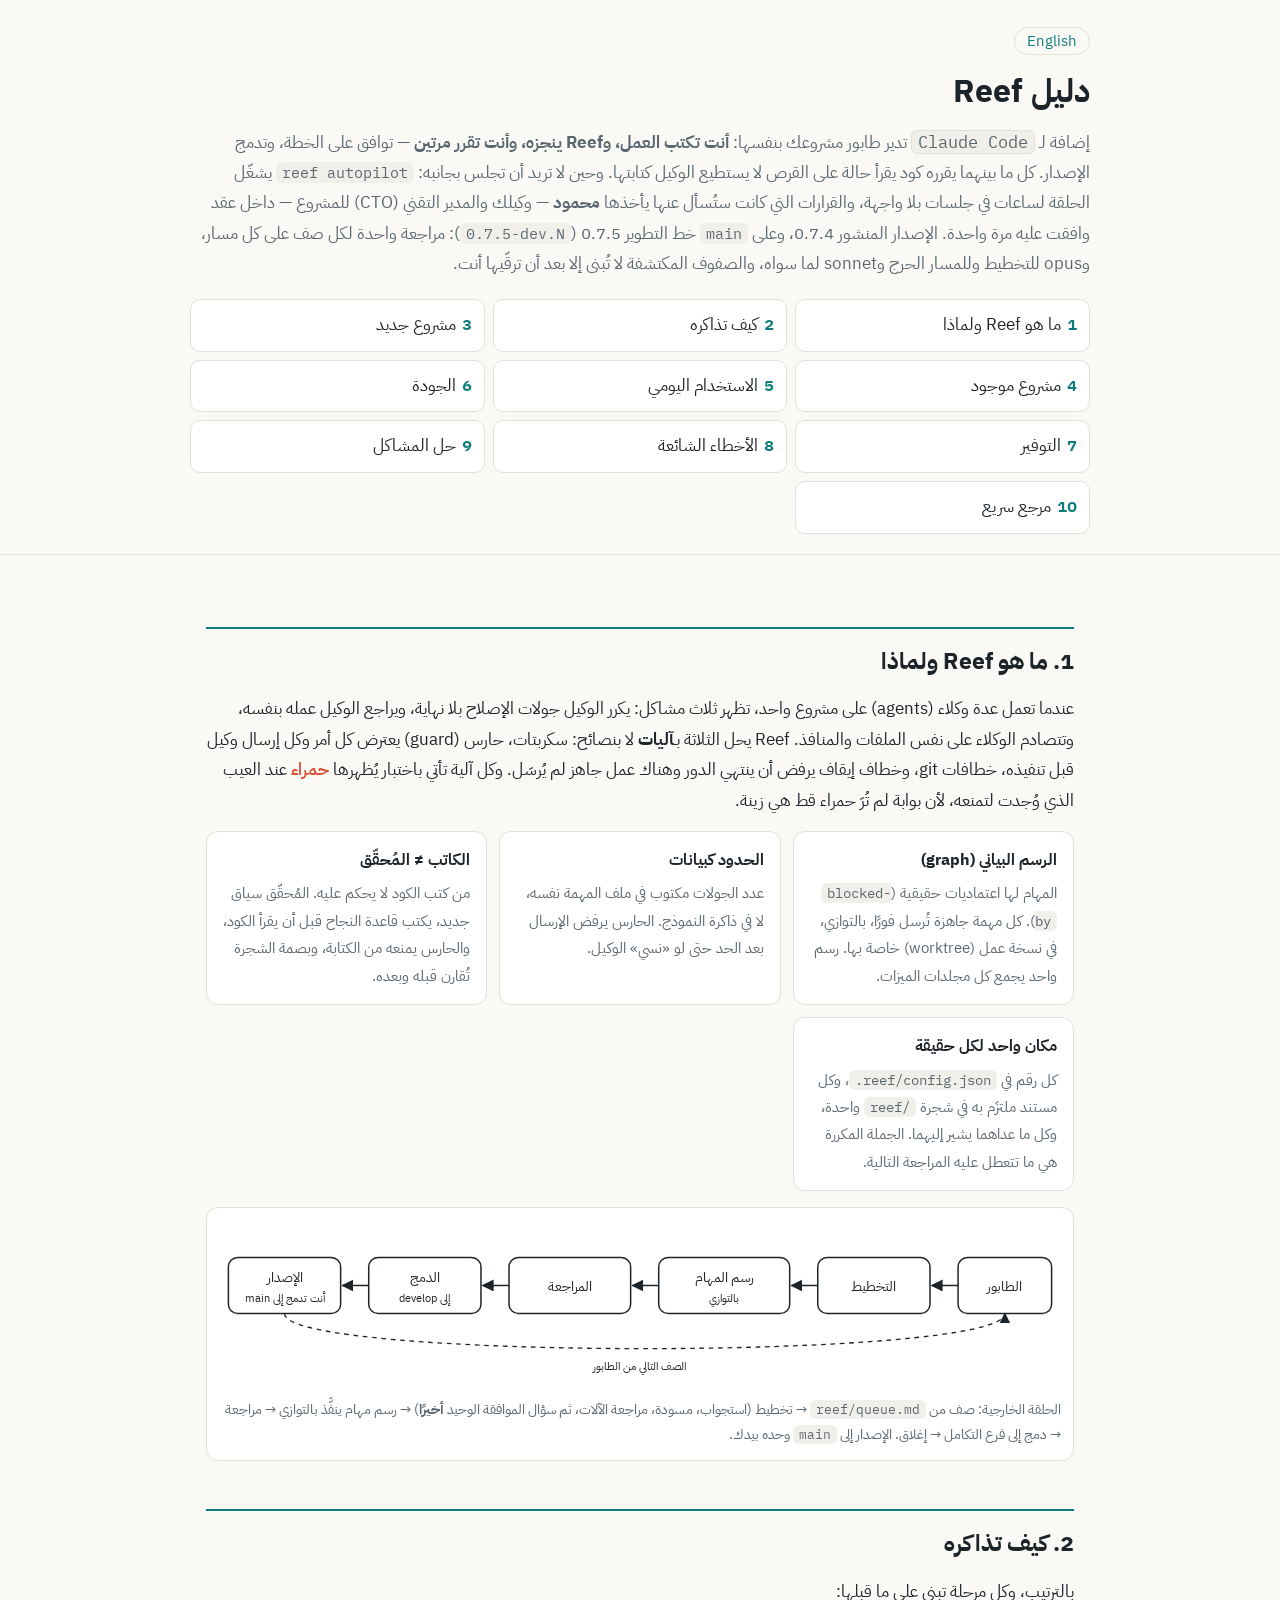
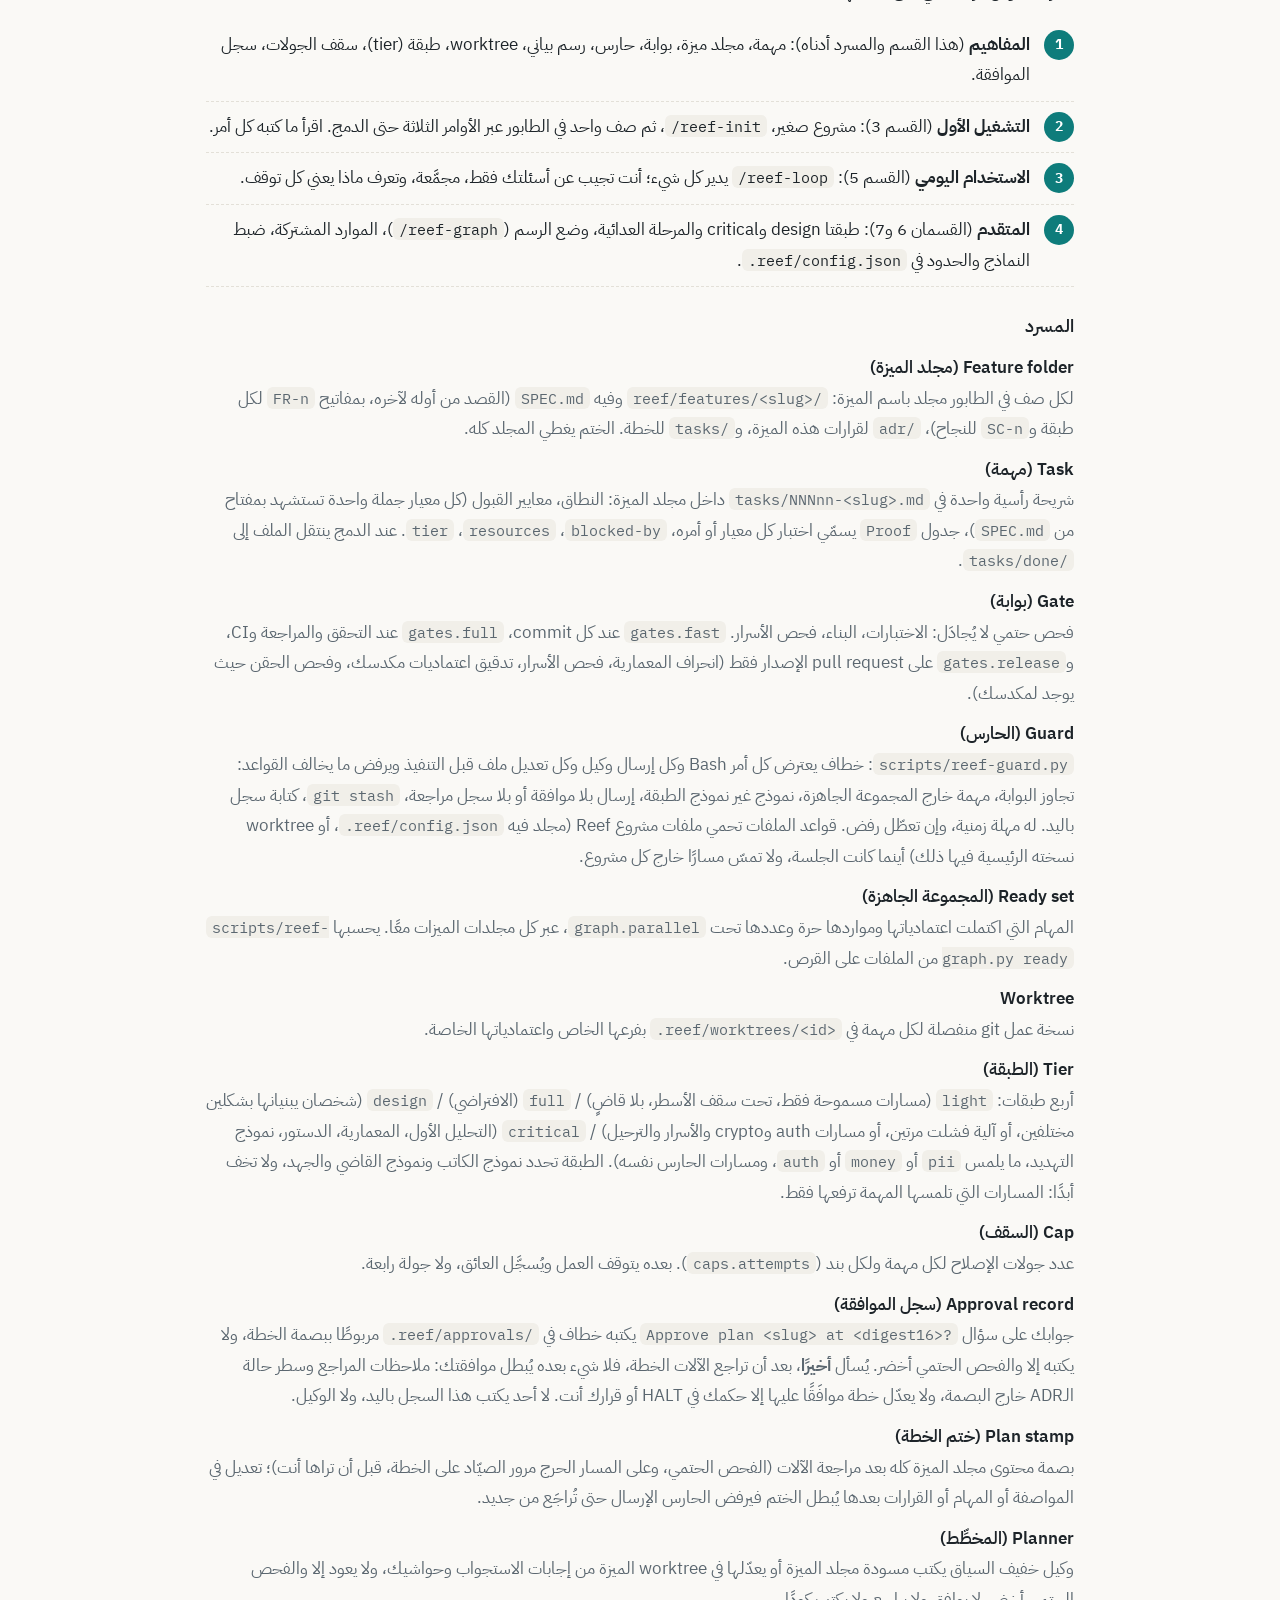
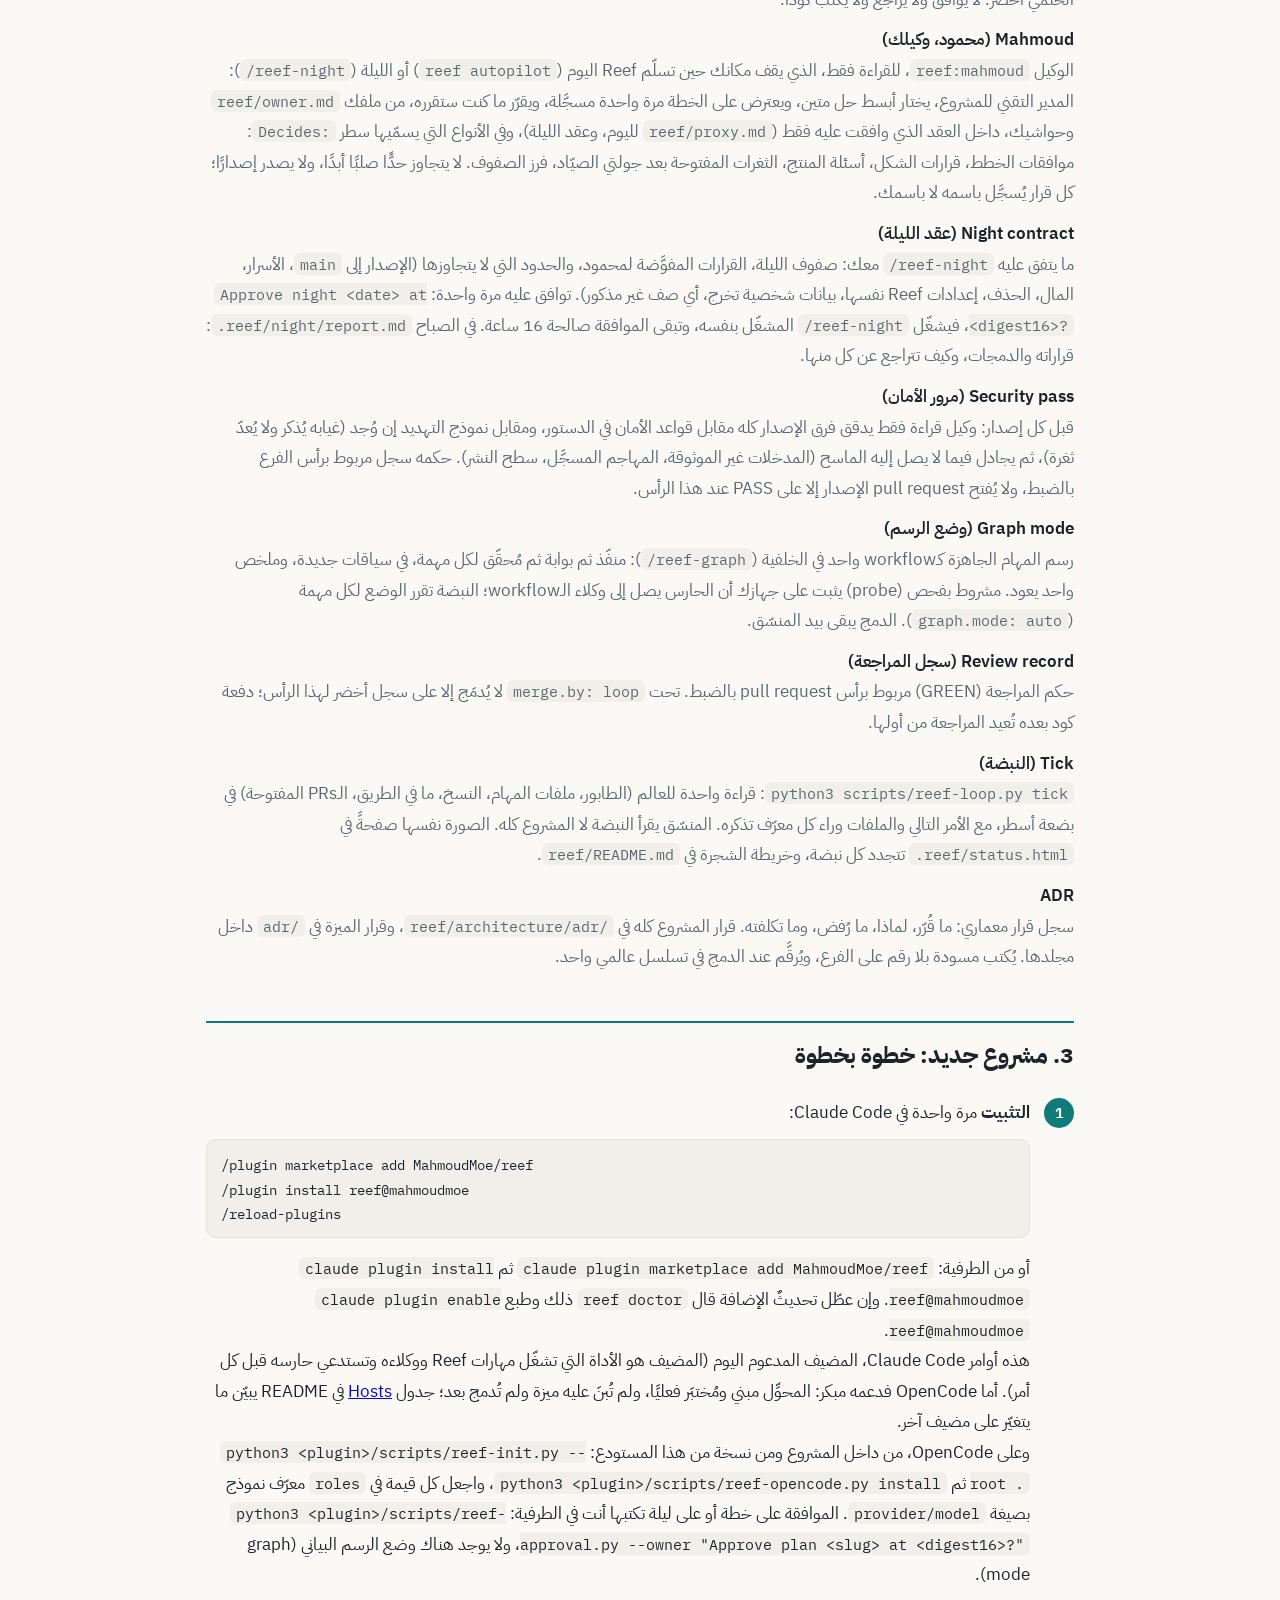
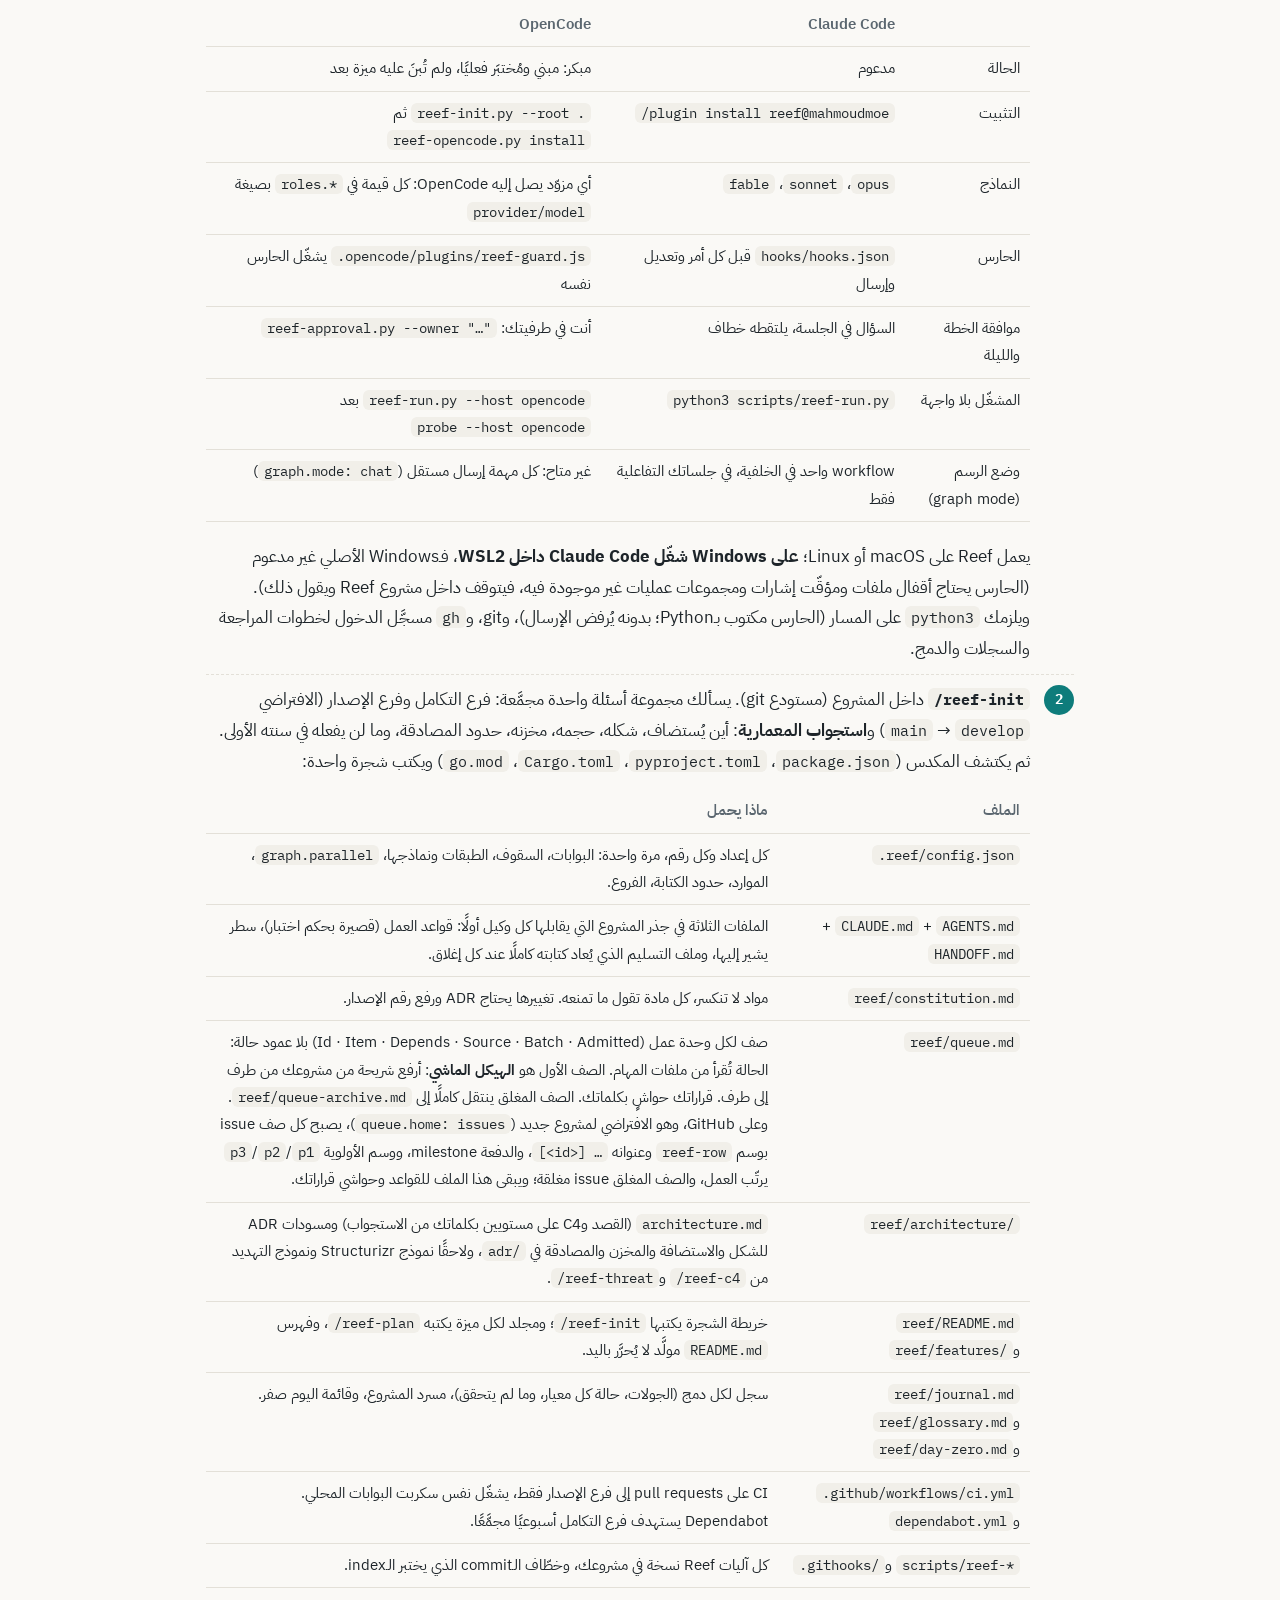
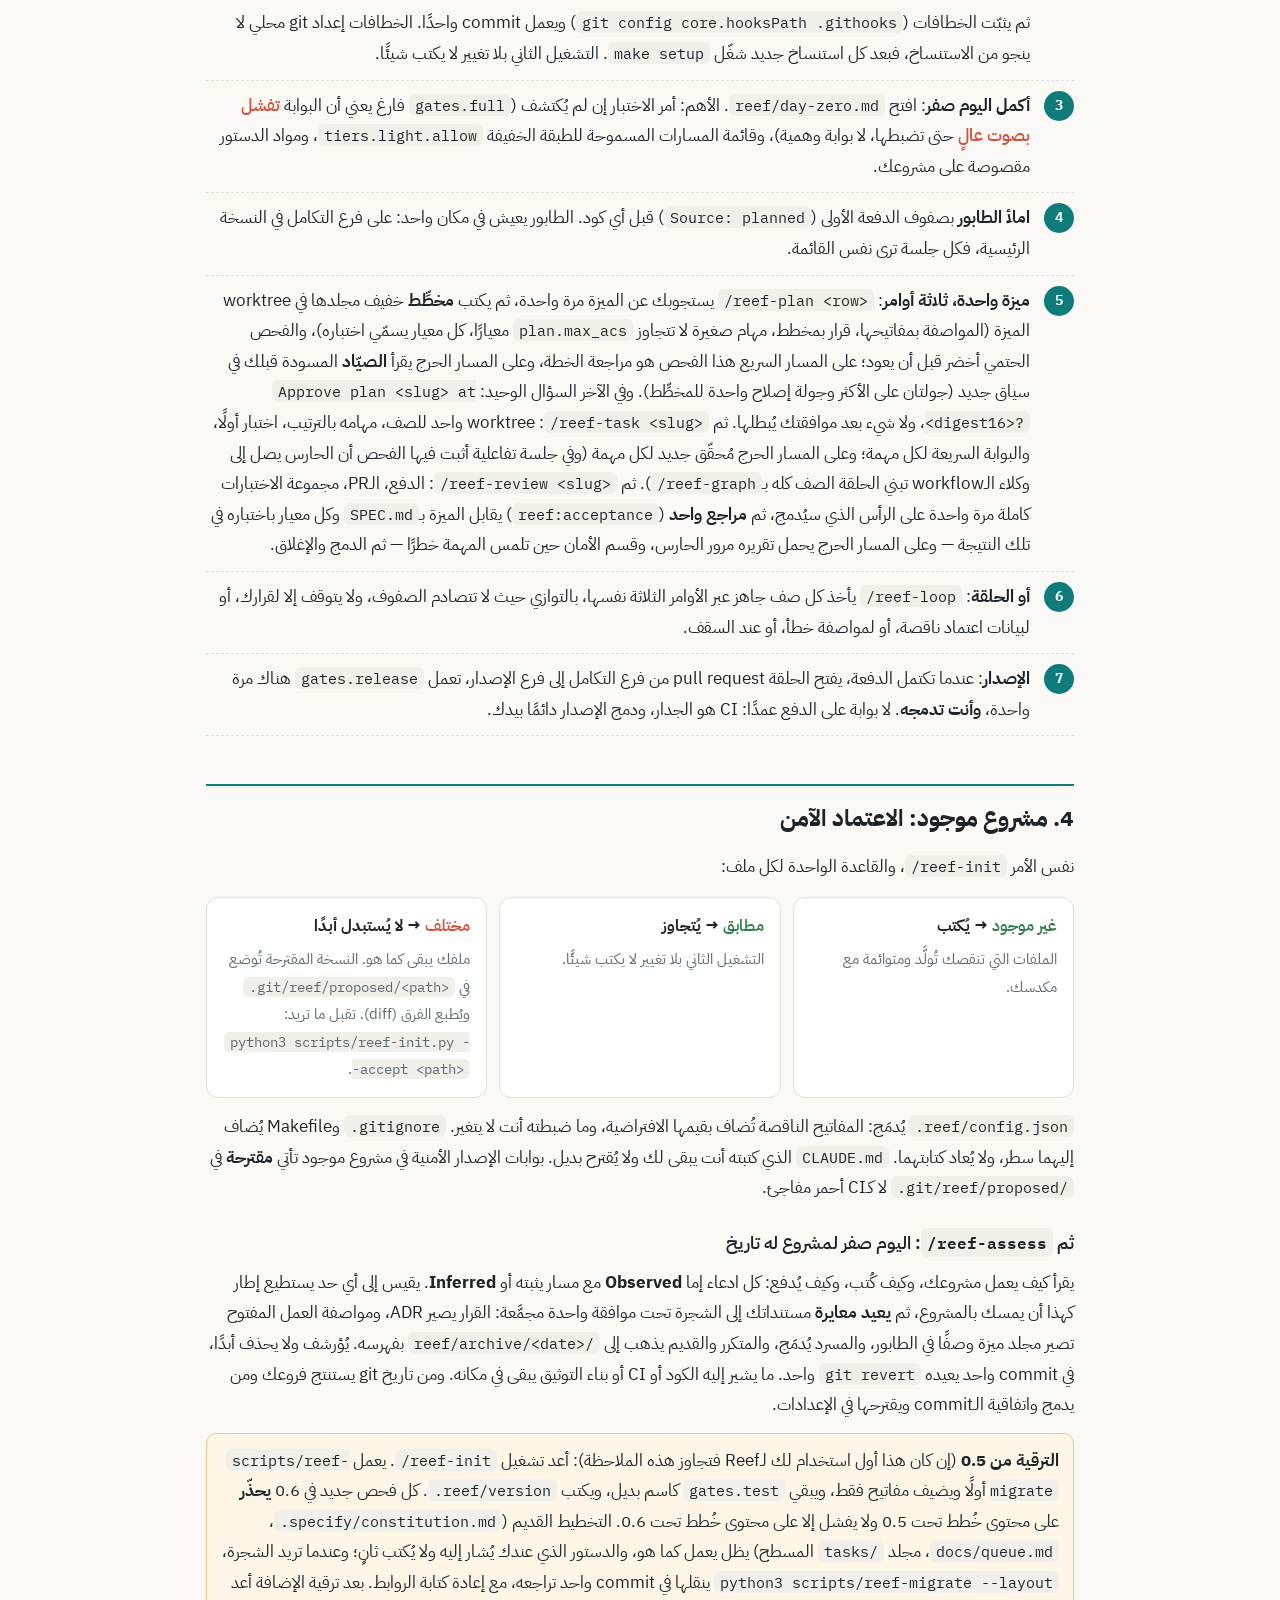
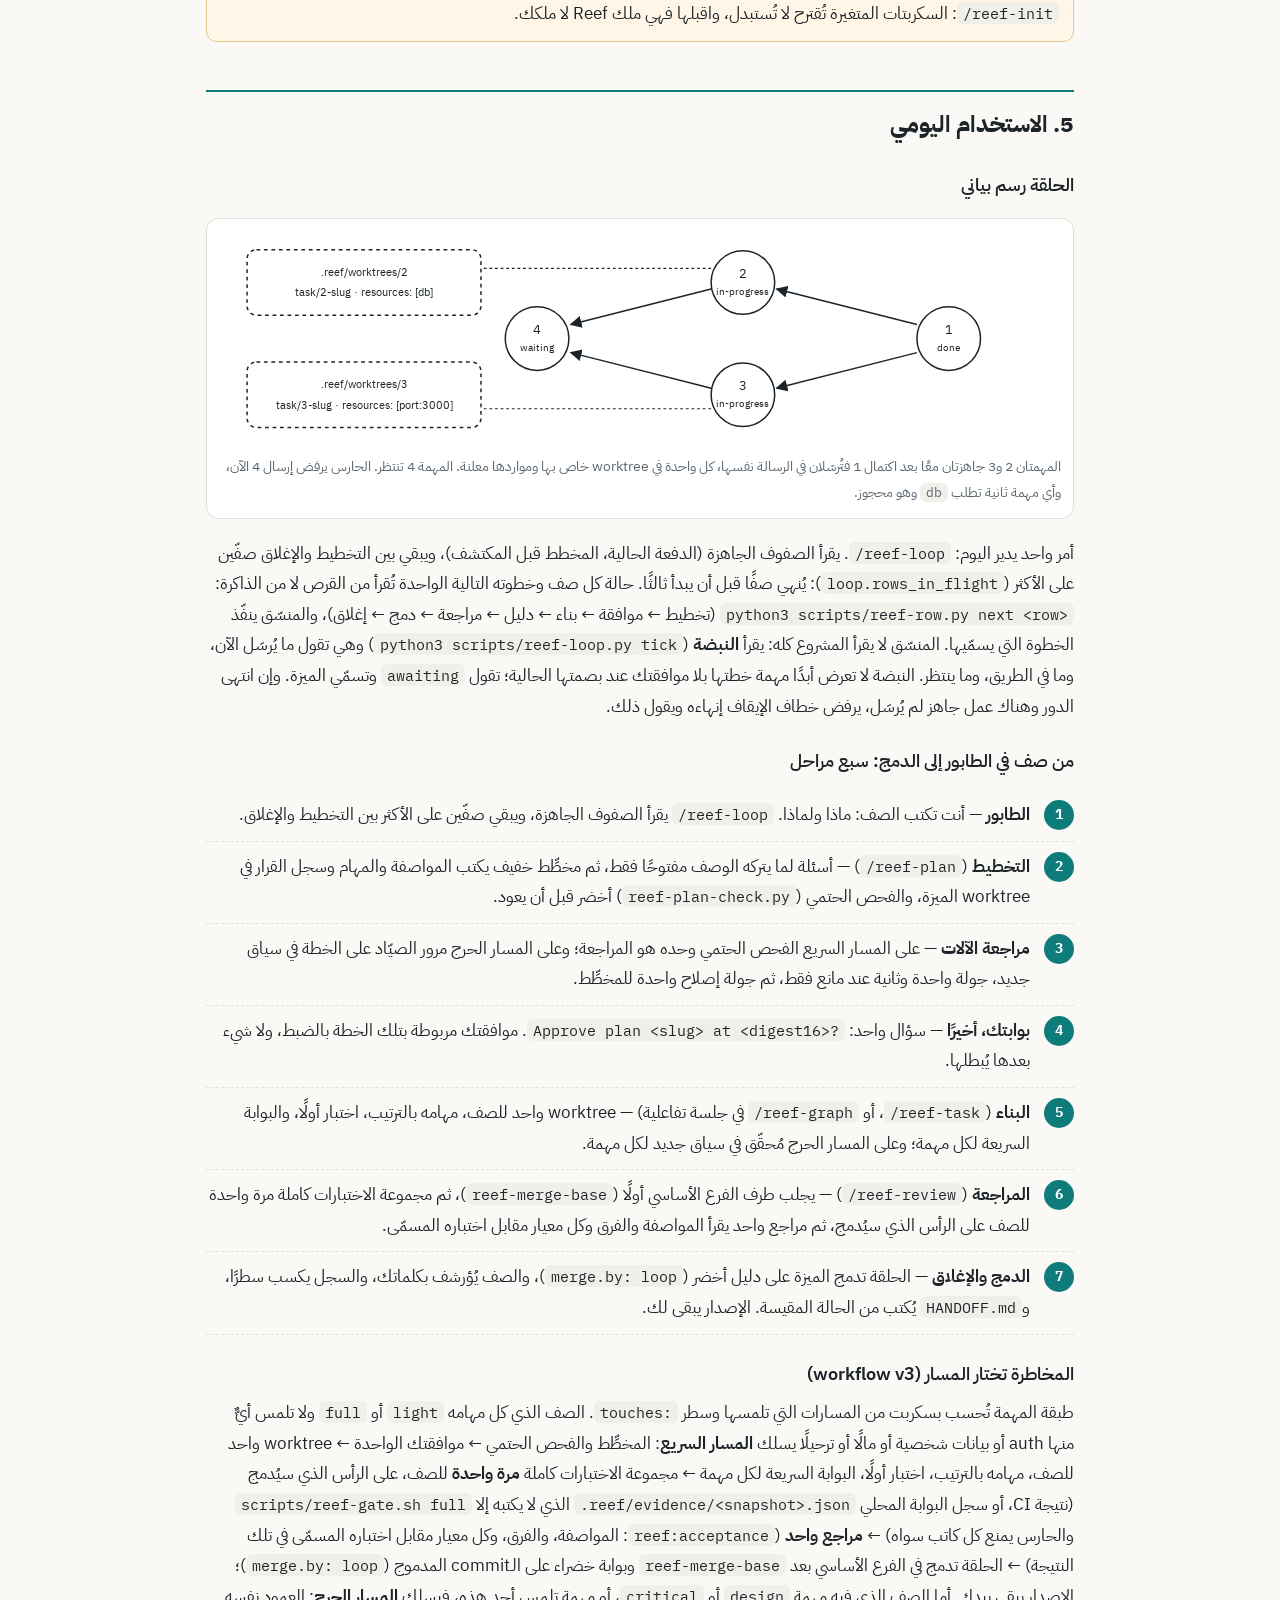
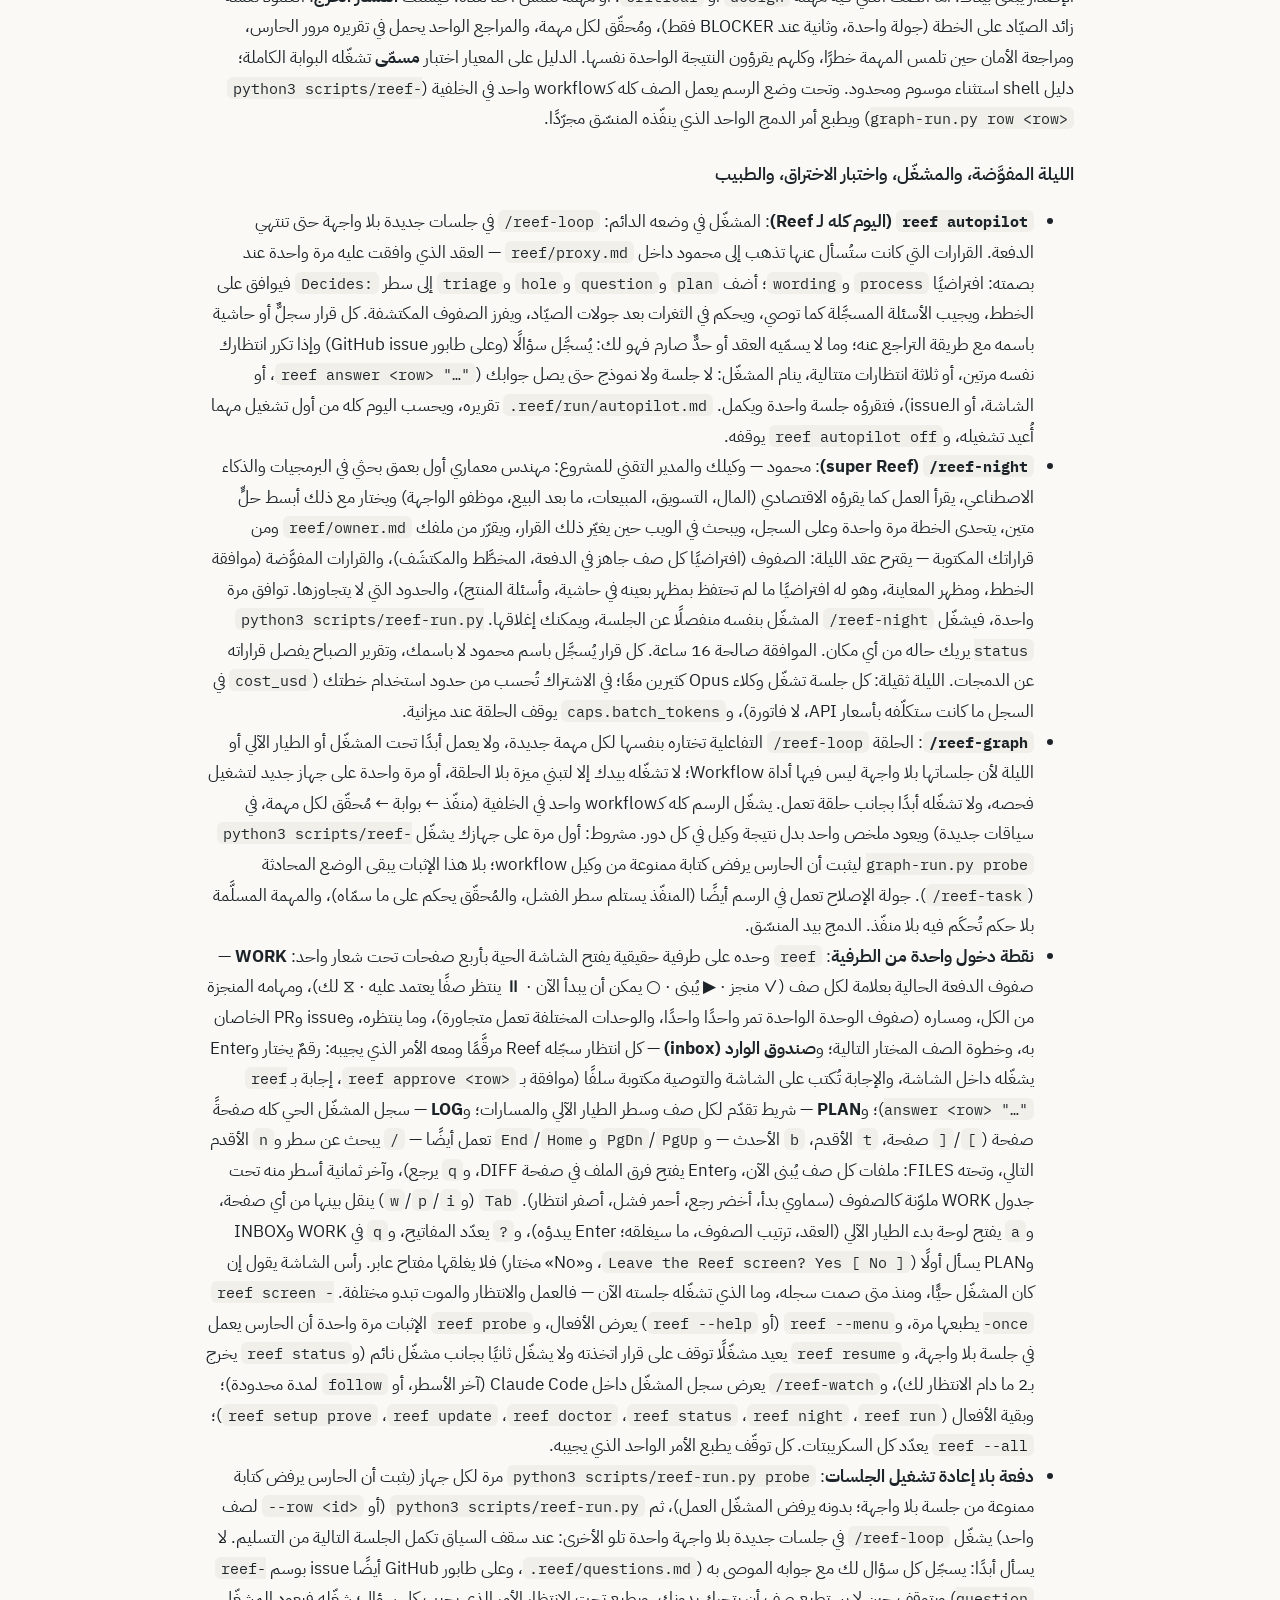
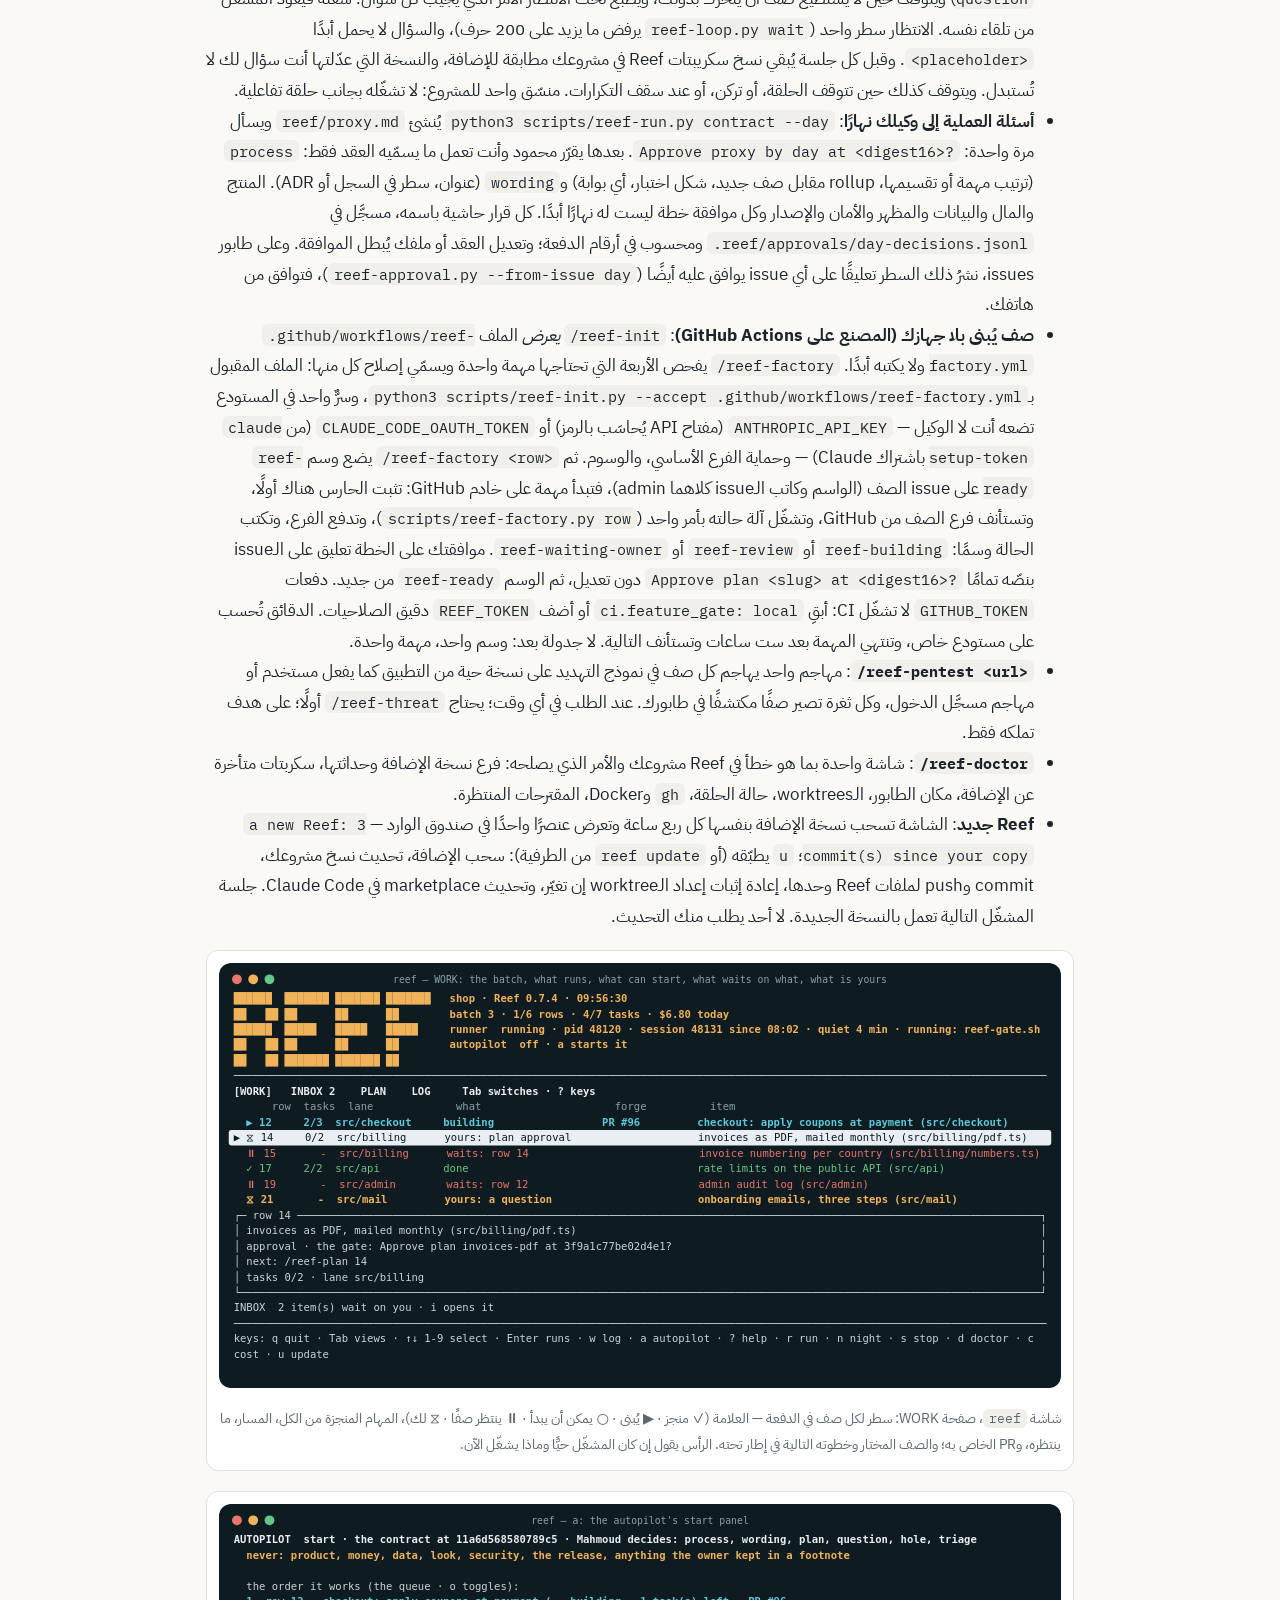
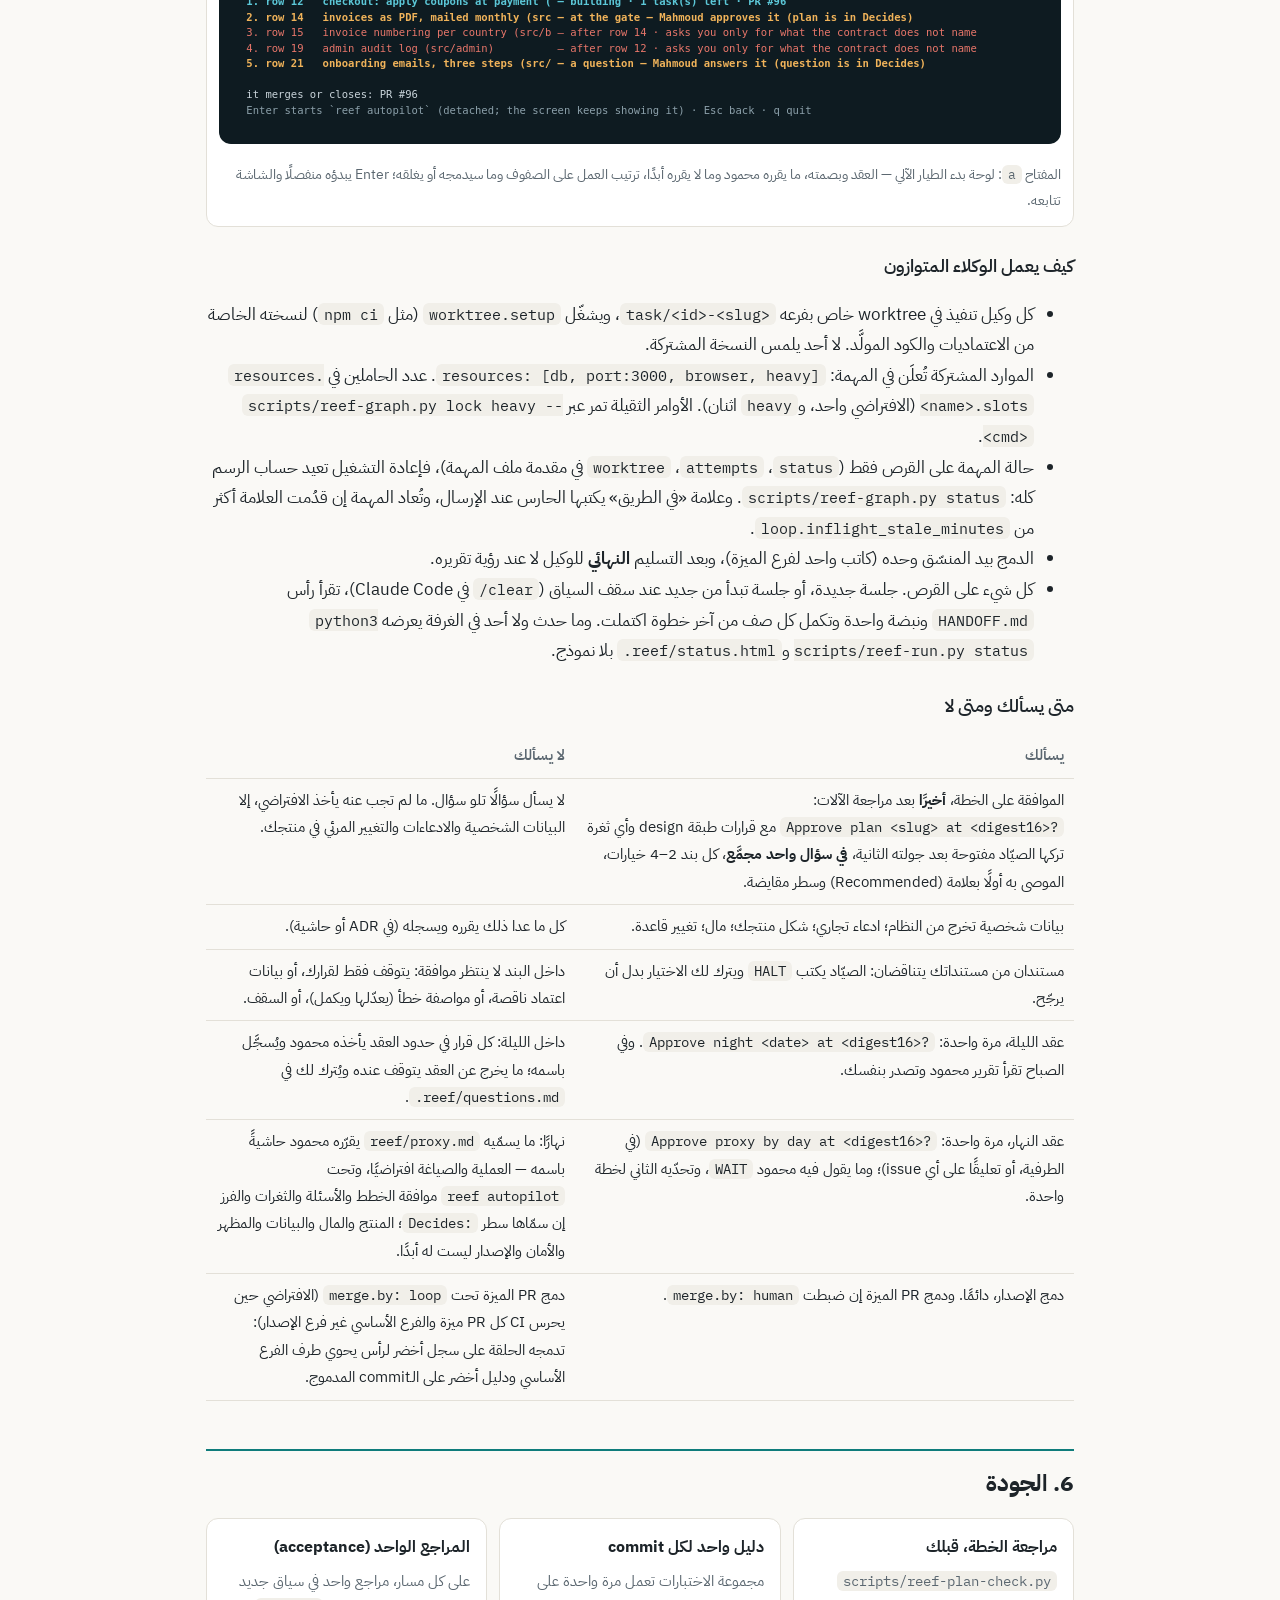
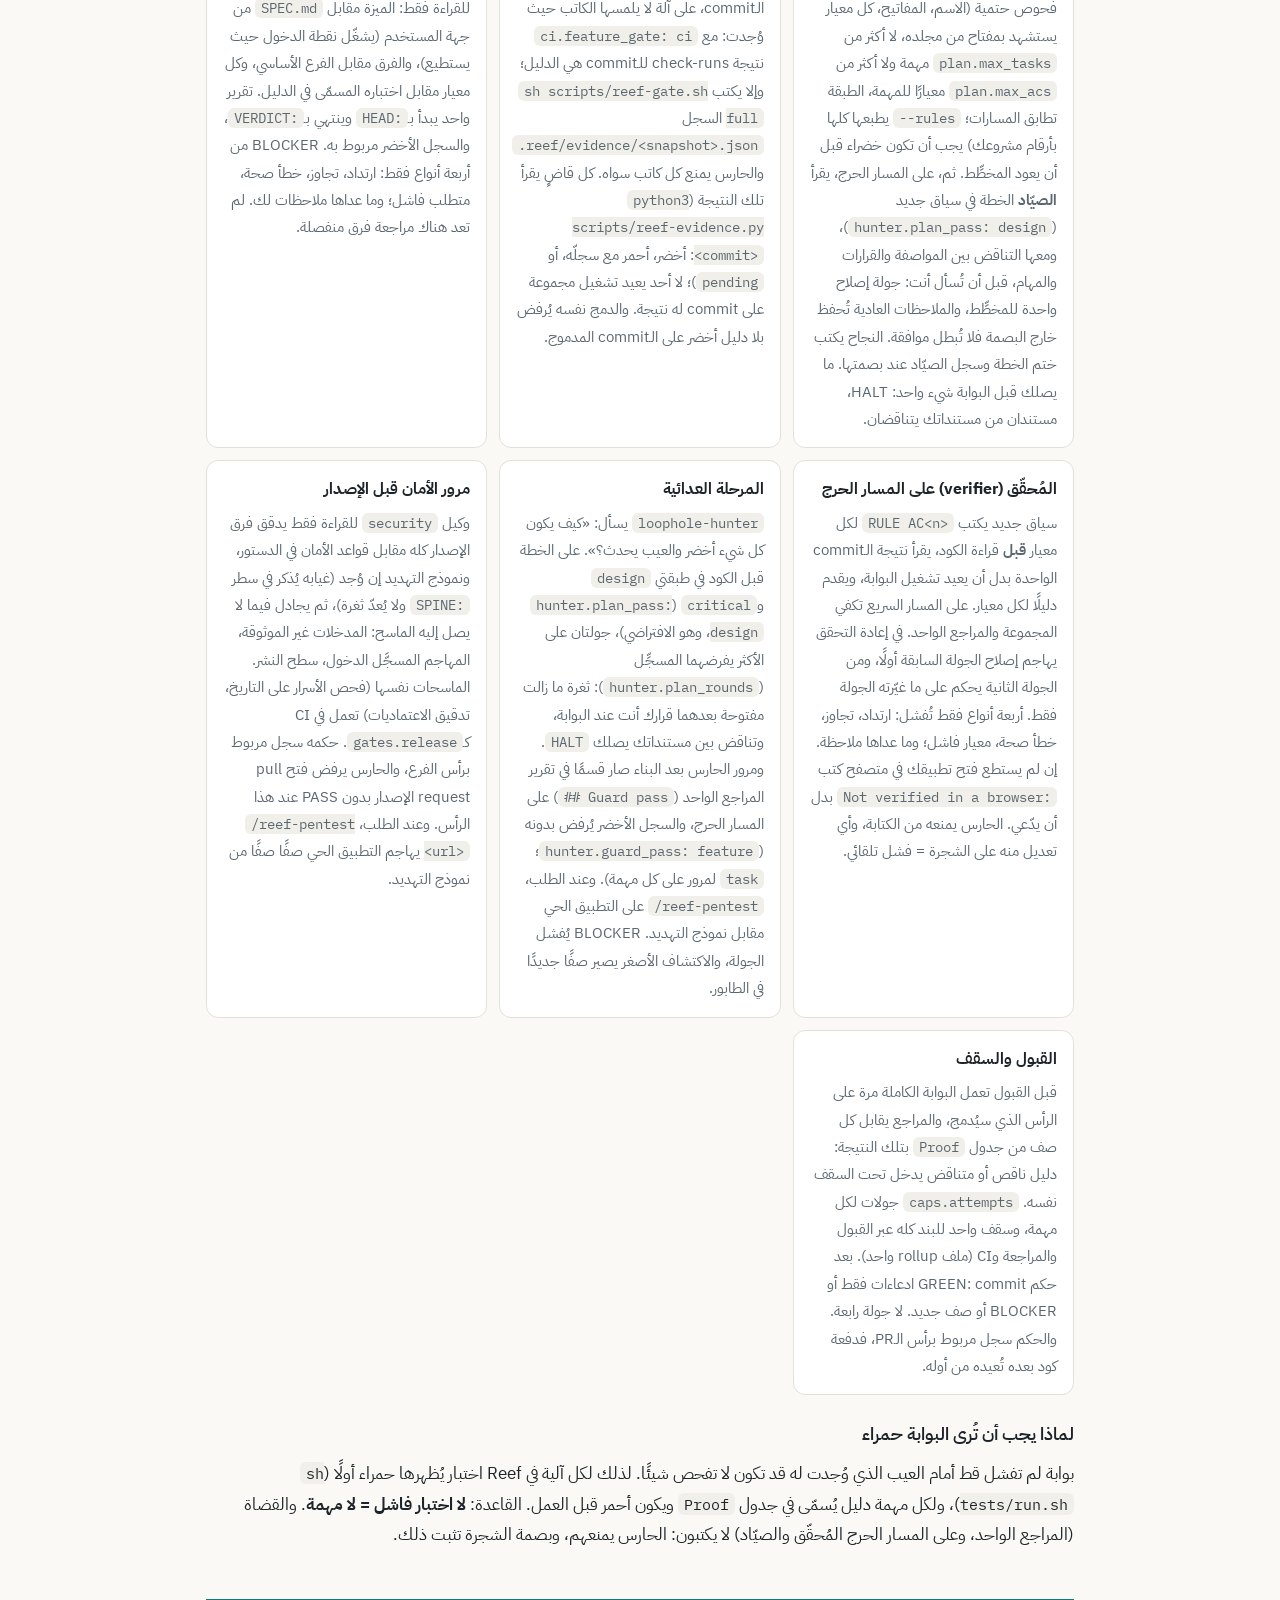
<file: docs/manual/ar/index.html>
<!doctype html>
<html lang="ar" dir="rtl">
<head>
<meta charset="utf-8">
<meta name="viewport" content="width=device-width, initial-scale=1">
<title>دليل Reef</title>
<meta name="description" content="دليل المستخدم العربي لإضافة Reef في Claude Code: ما هي، كيف تتعلمها، كيف تبدأ مشروعًا جديدًا أو تعتمدها في مشروع موجود، الاستخدام اليومي، الجودة، التوفير، الأخطاء الشائعة، حل المشاكل، ومرجع سريع.">
<link rel="alternate" hreflang="en" href="../../index.html">
<link rel="preconnect" href="https://fonts.googleapis.com">
<link rel="preconnect" href="https://fonts.gstatic.com" crossorigin>
<link href="https://fonts.googleapis.com/css2?family=IBM+Plex+Sans+Arabic:wght@400;500;600;700&family=IBM+Plex+Mono:wght@400;500&display=swap" rel="stylesheet">
<style>
  :root {
    --bg: #faf9f6; --fg: #1d2429; --muted: #5b6770; --card: #ffffff; --line: #e3e0d8;
    --accent: #0e7c7b; --accent-2: #d94f35; --warn-bg: #fff6e8; --warn-line: #e8c78f;
    --code-bg: #f1efe9; --ok: #2f7d4a;
    --font: "IBM Plex Sans Arabic", "Noto Kufi Arabic", "Segoe UI", Tahoma, system-ui, sans-serif;
    --mono: "IBM Plex Mono", ui-monospace, SFMono-Regular, Menlo, monospace;
  }
  @media (prefers-color-scheme: dark) {
    :root:not([data-theme="light"]) {
      --bg: #141a1e; --fg: #e9e6df; --muted: #a2adb5; --card: #1c242a; --line: #2b353d;
      --accent: #4fb3b1; --accent-2: #ef7a63; --warn-bg: #2a2418; --warn-line: #6b5527;
      --code-bg: #0f1518; --ok: #6cc08b;
    }
  }
  :root[data-theme="dark"] {
    --bg: #141a1e; --fg: #e9e6df; --muted: #a2adb5; --card: #1c242a; --line: #2b353d;
    --accent: #4fb3b1; --accent-2: #ef7a63; --warn-bg: #2a2418; --warn-line: #6b5527;
    --code-bg: #0f1518; --ok: #6cc08b;
  }
  * { box-sizing: border-box; }
  html { scroll-behavior: smooth; }
  body { margin: 0; background: var(--bg); color: var(--fg); font-family: var(--font); line-height: 1.8; font-size: 17px; }
  main { max-width: 900px; margin: 0 auto; padding: 24px 16px 80px; }
  header.top { border-bottom: 1px solid var(--line); padding: 28px 16px 20px; }
  header.top .inner { max-width: 900px; margin: 0 auto; }
  h1 { font-size: 2rem; margin: 0 0 6px; font-weight: 700; }
  h2 { font-size: 1.45rem; margin: 48px 0 12px; padding-top: 12px; border-top: 2px solid var(--accent); font-weight: 700; }
  h3 { font-size: 1.1rem; margin: 24px 0 8px; font-weight: 600; }
  p { margin: 0 0 12px; }
  .lead { color: var(--muted); font-size: 1.05rem; }
  nav.toc { display: grid; grid-template-columns: repeat(auto-fill, minmax(220px, 1fr)); gap: 8px; margin: 20px 0 0; padding: 0; list-style: none; }
  nav.toc a { display: block; padding: 10px 12px; background: var(--card); border: 1px solid var(--line); border-radius: 10px; color: var(--fg); text-decoration: none; }
  nav.toc a:hover { border-color: var(--accent); }
  nav.toc .n { color: var(--accent); font-weight: 600; margin-inline-end: 6px; }
  .cards { display: grid; grid-template-columns: repeat(auto-fit, minmax(240px, 1fr)); gap: 12px; margin: 14px 0; }
  .card { background: var(--card); border: 1px solid var(--line); border-radius: 12px; padding: 14px 16px; }
  .card h4 { margin: 0 0 6px; font-size: 1rem; }
  .card p { margin: 0; color: var(--muted); font-size: .95rem; }
  code, pre { font-family: var(--mono); font-size: .9em; direction: ltr; unicode-bidi: isolate; }
  code { background: var(--code-bg); padding: 1px 6px; border-radius: 6px; }
  pre { background: var(--code-bg); border: 1px solid var(--line); border-radius: 10px; padding: 12px 14px; overflow-x: auto; text-align: left; margin: 10px 0 16px; line-height: 1.6; }
  pre code { background: none; padding: 0; }
  table { width: 100%; border-collapse: collapse; margin: 12px 0 20px; font-size: .95rem; display: block; overflow-x: auto; }
  th, td { text-align: right; padding: 8px 10px; border-bottom: 1px solid var(--line); vertical-align: top; }
  th { color: var(--muted); font-weight: 600; white-space: nowrap; }
  td code { white-space: nowrap; }
  .note { background: var(--warn-bg); border: 1px solid var(--warn-line); border-radius: 10px; padding: 12px 14px; margin: 12px 0; }
  .ok { color: var(--ok); font-weight: 600; }
  .bad { color: var(--accent-2); font-weight: 600; }
  figure { margin: 16px 0 20px; background: var(--card); border: 1px solid var(--line); border-radius: 12px; padding: 12px; }
  figure svg { width: 100%; height: auto; display: block; }
  figcaption { color: var(--muted); font-size: .9rem; margin-top: 8px; }
  .steps { counter-reset: s; list-style: none; padding: 0; margin: 12px 0; }
  .steps li { counter-increment: s; position: relative; padding: 10px 44px 10px 0; border-bottom: 1px dashed var(--line); }
  .steps li::before { content: counter(s); position: absolute; right: 0; top: 10px; width: 30px; height: 30px; border-radius: 50%; background: var(--accent); color: #fff; display: grid; place-items: center; font-weight: 700; font-size: .9rem; }
  dl { margin: 8px 0; }
  dt { font-weight: 600; margin-top: 10px; }
  dd { margin: 0 0 4px; color: var(--muted); }
  .kbd { font-family: var(--mono); background: var(--code-bg); border: 1px solid var(--line); border-radius: 6px; padding: 0 6px; direction: ltr; unicode-bidi: isolate; }
  .lang { margin: 0 0 8px; font-size: .95rem; }
  .lang a { color: var(--accent); text-decoration: none; border: 1px solid var(--line); border-radius: 999px; padding: 2px 12px; }
  footer { color: var(--muted); font-size: .9rem; margin-top: 48px; border-top: 1px solid var(--line); padding-top: 16px; }
  @media (max-width: 600px) { body { font-size: 16px; } h1 { font-size: 1.6rem; } h2 { font-size: 1.25rem; } }
</style>
</head>
<body>
<header class="top"><div class="inner">
  <p class="lang"><a href="../../index.html" lang="en" dir="ltr" hreflang="en">English</a></p>
  <h1>دليل Reef</h1>
  <p class="lead">إضافة لـ <span class="kbd">Claude Code</span> تدير طابور مشروعك بنفسها: <strong>أنت تكتب العمل، وReef ينجزه، وأنت تقرر مرتين</strong> — توافق على الخطة، وتدمج الإصدار. كل ما بينهما يقرره كود يقرأ حالة على القرص لا يستطيع الوكيل كتابتها. وحين لا تريد أن تجلس بجانبه: <code>reef autopilot</code> يشغّل الحلقة لساعات في جلسات بلا واجهة، والقرارات التي كانت ستُسأل عنها يأخذها <strong>محمود</strong> — وكيلك والمدير التقني (CTO) للمشروع — داخل عقد وافقت عليه مرة واحدة. الإصدار المنشور 0.7.4، وعلى <code>main</code> خط التطوير 0.7.5 (<code>0.7.5-dev.N</code>): مراجعة واحدة لكل صف على كل مسار، وopus للتخطيط وللمسار الحرج وsonnet لما سواه، والصفوف المكتشفة لا تُبنى إلا بعد أن ترقّيها أنت.</p>
  <nav class="toc" aria-label="المحتويات">
    <a href="#what"><span class="n">1</span>ما هو Reef ولماذا</a>
    <a href="#learn"><span class="n">2</span>كيف تذاكره</a>
    <a href="#new"><span class="n">3</span>مشروع جديد</a>
    <a href="#existing"><span class="n">4</span>مشروع موجود</a>
    <a href="#daily"><span class="n">5</span>الاستخدام اليومي</a>
    <a href="#quality"><span class="n">6</span>الجودة</a>
    <a href="#cost"><span class="n">7</span>التوفير</a>
    <a href="#mistakes"><span class="n">8</span>الأخطاء الشائعة</a>
    <a href="#trouble"><span class="n">9</span>حل المشاكل</a>
    <a href="#ref"><span class="n">10</span>مرجع سريع</a>
  </nav>
</div></header>

<main>

<h2 id="what">1. ما هو Reef ولماذا</h2>
<p>عندما تعمل عدة وكلاء (agents) على مشروع واحد، تظهر ثلاث مشاكل: يكرر الوكيل جولات الإصلاح بلا نهاية، ويراجع الوكيل عمله بنفسه، وتتصادم الوكلاء على نفس الملفات والمنافذ. Reef يحل الثلاثة بـ<strong>آليات</strong> لا بنصائح: سكربتات، حارس (guard) يعترض كل أمر وكل إرسال وكيل قبل تنفيذه، خطافات git، وخطاف إيقاف يرفض أن ينتهي الدور وهناك عمل جاهز لم يُرسَل. وكل آلية تأتي باختبار يُظهرها <span class="bad">حمراء</span> عند العيب الذي وُجدت لتمنعه، لأن بوابة لم تُرَ حمراء قط هي زينة.</p>
<div class="cards">
  <div class="card"><h4>الرسم البياني (graph)</h4><p>المهام لها اعتماديات حقيقية (<code>blocked-by</code>). كل مهمة جاهزة تُرسل فورًا، بالتوازي، في نسخة عمل (worktree) خاصة بها. رسم واحد يجمع كل مجلدات الميزات.</p></div>
  <div class="card"><h4>الحدود كبيانات</h4><p>عدد الجولات مكتوب في ملف المهمة نفسه، لا في ذاكرة النموذج. الحارس يرفض الإرسال بعد الحد حتى لو «نسي» الوكيل.</p></div>
  <div class="card"><h4>الكاتب ≠ المُحقّق</h4><p>من كتب الكود لا يحكم عليه. المُحقّق سياق جديد، يكتب قاعدة النجاح قبل أن يقرأ الكود، والحارس يمنعه من الكتابة، وبصمة الشجرة تُقارن قبله وبعده.</p></div>
  <div class="card"><h4>مكان واحد لكل حقيقة</h4><p>كل رقم في <code>.reef/config.json</code>، وكل مستند ملتزَم به في شجرة <code>reef/</code> واحدة، وكل ما عداهما يشير إليهما. الجملة المكررة هي ما تتعطل عليه المراجعة التالية.</p></div>
</div>
<figure>
<svg viewBox="0 0 900 180" role="img" aria-label="تدفق Reef: طابور، تخطيط، رسم مهام، مراجعة، دمج، إصدار">
  <defs><marker id="a" viewBox="0 0 10 10" refX="9" refY="5" markerWidth="8" markerHeight="8" orient="auto"><path d="M0,0 L10,5 L0,10 z" fill="currentColor"/></marker></defs>
  <g font-family="IBM Plex Sans Arabic, sans-serif" font-size="15" fill="currentColor" stroke="currentColor">
    <g fill="none" stroke-width="1.6">
      <rect x="790" y="40" width="100" height="60" rx="10"/><rect x="640" y="40" width="120" height="60" rx="10"/>
      <rect x="470" y="40" width="140" height="60" rx="10"/><rect x="310" y="40" width="130" height="60" rx="10"/>
      <rect x="160" y="40" width="120" height="60" rx="10"/><rect x="10" y="40" width="120" height="60" rx="10"/>
    </g>
    <g stroke-width="1.6" marker-end="url(#a)">
      <line x1="790" y1="70" x2="762" y2="70"/><line x1="640" y1="70" x2="612" y2="70"/><line x1="470" y1="70" x2="442" y2="70"/>
      <line x1="310" y1="70" x2="282" y2="70"/><line x1="160" y1="70" x2="132" y2="70"/>
    </g>
    <g stroke="none" text-anchor="middle">
      <text x="840" y="76">الطابور</text><text x="700" y="76">التخطيط</text><text x="540" y="66">رسم المهام</text><text x="540" y="88" font-size="12">بالتوازي</text>
      <text x="375" y="76">المراجعة</text><text x="220" y="66">الدمج</text><text x="220" y="88" font-size="12">إلى develop</text><text x="70" y="66">الإصدار</text><text x="70" y="88" font-size="12">أنت تدمج إلى main</text>
    </g>
    <path d="M70,100 C70,150 840,150 840,100" fill="none" stroke-dasharray="5 5" stroke-width="1.4" marker-end="url(#a)"/>
    <text x="450" y="160" text-anchor="middle" stroke="none" font-size="12">الصف التالي من الطابور</text>
  </g>
</svg>
<figcaption>الحلقة الخارجية: صف من <code>reef/queue.md</code> → تخطيط (استجواب، مسودة، مراجعة الآلات، ثم سؤال الموافقة الوحيد <strong>أخيرًا</strong>) → رسم مهام ينفَّذ بالتوازي → مراجعة → دمج إلى فرع التكامل → إغلاق. الإصدار إلى <code>main</code> وحده بيدك.</figcaption>
</figure>

<h2 id="learn">2. كيف تذاكره</h2>
<p>بالترتيب، وكل مرحلة تبني على ما قبلها:</p>
<ol class="steps">
  <li><strong>المفاهيم</strong> (هذا القسم والمسرد أدناه): مهمة، مجلد ميزة، بوابة، حارس، رسم بياني، worktree، طبقة (tier)، سقف الجولات، سجل الموافقة.</li>
  <li><strong>التشغيل الأول</strong> (القسم 3): مشروع صغير، <code>/reef-init</code>، ثم صف واحد في الطابور عبر الأوامر الثلاثة حتى الدمج. اقرأ ما كتبه كل أمر.</li>
  <li><strong>الاستخدام اليومي</strong> (القسم 5): <code>/reef-loop</code> يدير كل شيء؛ أنت تجيب عن أسئلتك فقط، مجمَّعة، وتعرف ماذا يعني كل توقف.</li>
  <li><strong>المتقدم</strong> (القسمان 6 و7): طبقتا design وcritical والمرحلة العدائية، وضع الرسم (<code>/reef-graph</code>)، الموارد المشتركة، ضبط النماذج والحدود في <code>.reef/config.json</code>.</li>
</ol>
<h3>المسرد</h3>
<dl>
  <dt>Feature folder (مجلد الميزة)</dt><dd>لكل صف في الطابور مجلد باسم الميزة: <code>reef/features/&lt;slug&gt;/</code> وفيه <code>SPEC.md</code> (القصد من أوله لآخره، بمفاتيح <code>FR-n</code> لكل طبقة و<code>SC-n</code> للنجاح)، <code>adr/</code> لقرارات هذه الميزة، و<code>tasks/</code> للخطة. الختم يغطي المجلد كله.</dd>
  <dt>Task (مهمة)</dt><dd>شريحة رأسية واحدة في <code>tasks/NNNnn-&lt;slug&gt;.md</code> داخل مجلد الميزة: النطاق، معايير القبول (كل معيار جملة واحدة تستشهد بمفتاح من <code>SPEC.md</code>)، جدول <code>Proof</code> يسمّي اختبار كل معيار أو أمره، <code>blocked-by</code>، <code>resources</code>، <code>tier</code>. عند الدمج ينتقل الملف إلى <code>tasks/done/</code>.</dd>
  <dt>Gate (بوابة)</dt><dd>فحص حتمي لا يُجادَل: الاختبارات، البناء، فحص الأسرار. <code>gates.fast</code> عند كل commit، <code>gates.full</code> عند التحقق والمراجعة وCI، و<code>gates.release</code> على pull request الإصدار فقط (انحراف المعمارية، فحص الأسرار، تدقيق اعتماديات مكدسك، وفحص الحقن حيث يوجد لمكدسك).</dd>
  <dt>Guard (الحارس)</dt><dd><code>scripts/reef-guard.py</code>: خطاف يعترض كل أمر Bash وكل إرسال وكيل وكل تعديل ملف قبل التنفيذ ويرفض ما يخالف القواعد: تجاوز البوابة، مهمة خارج المجموعة الجاهزة، نموذج غير نموذج الطبقة، إرسال بلا موافقة أو بلا سجل مراجعة، <code>git stash</code>، كتابة سجل باليد. له مهلة زمنية، وإن تعطّل رفض. قواعد الملفات تحمي ملفات مشروع Reef (مجلد فيه <code>.reef/config.json</code>، أو worktree نسخته الرئيسية فيها ذلك) أينما كانت الجلسة، ولا تمسّ مسارًا خارج كل مشروع.</dd>
  <dt>Ready set (المجموعة الجاهزة)</dt><dd>المهام التي اكتملت اعتمادياتها ومواردها حرة وعددها تحت <code>graph.parallel</code>، عبر كل مجلدات الميزات معًا. يحسبها <code>scripts/reef-graph.py ready</code> من الملفات على القرص.</dd>
  <dt>Worktree</dt><dd>نسخة عمل git منفصلة لكل مهمة في <code>.reef/worktrees/&lt;id&gt;</code> بفرعها الخاص واعتمادياتها الخاصة.</dd>
  <dt>Tier (الطبقة)</dt><dd>أربع طبقات: <code>light</code> (مسارات مسموحة فقط، تحت سقف الأسطر، بلا قاضٍ) / <code>full</code> (الافتراضي) / <code>design</code> (شخصان يبنيانها بشكلين مختلفين، أو آلية فشلت مرتين، أو مسارات auth وcrypto والأسرار والترحيل) / <code>critical</code> (التحليل الأول، المعمارية، الدستور، نموذج التهديد، ما يلمس <code>pii</code> أو <code>money</code> أو <code>auth</code>، ومسارات الحارس نفسه). الطبقة تحدد نموذج الكاتب ونموذج القاضي والجهد، ولا تخف أبدًا: المسارات التي تلمسها المهمة ترفعها فقط.</dd>
  <dt>Cap (السقف)</dt><dd>عدد جولات الإصلاح لكل مهمة ولكل بند (<code>caps.attempts</code>). بعده يتوقف العمل ويُسجَّل العائق، ولا جولة رابعة.</dd>
  <dt>Approval record (سجل الموافقة)</dt><dd>جوابك على سؤال <code>Approve plan &lt;slug&gt; at &lt;digest16&gt;?</code> يكتبه خطاف في <code>.reef/approvals/</code> مربوطًا ببصمة الخطة، ولا يكتبه إلا والفحص الحتمي أخضر. يُسأل <strong>أخيرًا</strong>، بعد أن تراجع الآلات الخطة، فلا شيء بعده يُبطل موافقتك: ملاحظات المراجع وسطر حالة الـADR خارج البصمة، ولا يعدّل خطة موافَقًا عليها إلا حكمك في HALT أو قرارك أنت. لا أحد يكتب هذا السجل باليد، ولا الوكيل.</dd>
  <dt>Plan stamp (ختم الخطة)</dt><dd>بصمة محتوى مجلد الميزة كله بعد مراجعة الآلات (الفحص الحتمي، وعلى المسار الحرج مرور الصيّاد على الخطة، قبل أن تراها أنت)؛ تعديل في المواصفة أو المهام أو القرارات بعدها يُبطل الختم فيرفض الحارس الإرسال حتى تُراجَع من جديد.</dd>
  <dt>Planner (المخطِّط)</dt><dd>وكيل خفيف السياق يكتب مسودة مجلد الميزة أو يعدّلها في worktree الميزة من إجابات الاستجواب وحواشيك، ولا يعود إلا والفحص الحتمي أخضر. لا يوافق ولا يراجع ولا يكتب كودًا.</dd>
  <dt>Mahmoud (محمود، وكيلك)</dt><dd>الوكيل <code>reef:mahmoud</code>، للقراءة فقط، الذي يقف مكانك حين تسلّم Reef اليوم (<code>reef autopilot</code>) أو الليلة (<code>/reef-night</code>): المدير التقني للمشروع، يختار أبسط حل متين، ويعترض على الخطة مرة واحدة مسجَّلة، ويقرّر ما كنت ستقرره، من ملفك <code>reef/owner.md</code> وحواشيك، داخل العقد الذي وافقت عليه فقط (<code>reef/proxy.md</code> لليوم، وعقد الليلة)، وفي الأنواع التي يسمّيها سطر <code>Decides:</code>: موافقات الخطط، قرارات الشكل، أسئلة المنتج، الثغرات المفتوحة بعد جولتي الصيّاد، فرز الصفوف. لا يتجاوز حدًّا صلبًا أبدًا، ولا يصدر إصدارًا؛ كل قرار يُسجَّل باسمه لا باسمك.</dd>
  <dt>Night contract (عقد الليلة)</dt><dd>ما يتفق عليه <code>/reef-night</code> معك: صفوف الليلة، القرارات المفوَّضة لمحمود، والحدود التي لا يتجاوزها (الإصدار إلى <code>main</code>، الأسرار، المال، الحذف، إعدادات Reef نفسها، بيانات شخصية تخرج، أي صف غير مذكور). توافق عليه مرة واحدة: <code>Approve night &lt;date&gt; at &lt;digest16&gt;?</code>، فيشغّل <code>/reef-night</code> المشغّل بنفسه، وتبقى الموافقة صالحة 16 ساعة. في الصباح <code>.reef/night/report.md</code>: قراراته والدمجات، وكيف تتراجع عن كل منها.</dd>
  <dt>Security pass (مرور الأمان)</dt><dd>قبل كل إصدار: وكيل قراءة فقط يدقق فرق الإصدار كله مقابل قواعد الأمان في الدستور، ومقابل نموذج التهديد إن وُجد (غيابه يُذكر ولا يُعدّ ثغرة)، ثم يجادل فيما لا يصل إليه الماسح (المدخلات غير الموثوقة، المهاجم المسجَّل، سطح النشر). حكمه سجل مربوط برأس الفرع بالضبط، ولا يُفتح pull request الإصدار إلا على PASS عند هذا الرأس.</dd>
  <dt>Graph mode (وضع الرسم)</dt><dd>رسم المهام الجاهزة كـworkflow واحد في الخلفية (<code>/reef-graph</code>): منفّذ ثم بوابة ثم مُحقّق لكل مهمة، في سياقات جديدة، وملخص واحد يعود. مشروط بفحص (probe) يثبت على جهازك أن الحارس يصل إلى وكلاء الـworkflow؛ النبضة تقرر الوضع لكل مهمة (<code>graph.mode: auto</code>). الدمج يبقى بيد المنسّق.</dd>
  <dt>Review record (سجل المراجعة)</dt><dd>حكم المراجعة (GREEN) مربوط برأس pull request بالضبط. تحت <code>merge.by: loop</code> لا يُدمَج إلا على سجل أخضر لهذا الرأس؛ دفعة كود بعده تُعيد المراجعة من أولها.</dd>
  <dt>Tick (النبضة)</dt><dd><code>python3 scripts/reef-loop.py tick</code>: قراءة واحدة للعالم (الطابور، ملفات المهام، النسخ، ما في الطريق، الـPRs المفتوحة) في بضعة أسطر، مع الأمر التالي والملفات وراء كل معرّف تذكره. المنسّق يقرأ النبضة لا المشروع كله. الصورة نفسها صفحةً في <code>.reef/status.html</code> تتجدد كل نبضة، وخريطة الشجرة في <code>reef/README.md</code>.</dd>
  <dt>ADR</dt><dd>سجل قرار معماري: ما قُرّر، لماذا، ما رُفض، وما تكلفته. قرار المشروع كله في <code>reef/architecture/adr/</code>، وقرار الميزة في <code>adr/</code> داخل مجلدها. يُكتب مسودة بلا رقم على الفرع، ويُرقَّم عند الدمج في تسلسل عالمي واحد.</dd>
</dl>

<h2 id="new">3. مشروع جديد: خطوة بخطوة</h2>
<ol class="steps">
  <li><strong>التثبيت</strong> مرة واحدة في Claude Code:
<pre><code>/plugin marketplace add MahmoudMoe/reef
/plugin install reef@mahmoudmoe
/reload-plugins</code></pre>
  أو من الطرفية: <code>claude plugin marketplace add MahmoudMoe/reef</code> ثم <code>claude plugin install reef@mahmoudmoe</code>. وإن عطّل تحديثٌ الإضافة قال <code>reef doctor</code> ذلك وطبع <code>claude plugin enable reef@mahmoudmoe</code>.<br>
  هذه أوامر Claude Code، المضيف المدعوم اليوم (المضيف هو الأداة التي تشغّل مهارات Reef ووكلاءه وتستدعي حارسه قبل كل أمر). أما OpenCode فدعمه مبكر: المحوِّل مبني ومُختبَر فعليًا، ولم تُبنَ عليه ميزة ولم تُدمج بعد؛ جدول <a href="https://github.com/MahmoudMoe/reef/blob/main/docs/reference.md#hosts">Hosts</a> في README يبيّن ما يتغيّر على مضيف آخر.<br>
  وعلى OpenCode، من داخل المشروع ومن نسخة من هذا المستودع: <code>python3 &lt;plugin&gt;/scripts/reef-init.py --root .</code> ثم <code>python3 &lt;plugin&gt;/scripts/reef-opencode.py install</code>، واجعل كل قيمة في <code>roles</code> معرّف نموذج بصيغة <code>provider/model</code>. الموافقة على خطة أو على ليلة تكتبها أنت في الطرفية: <code>python3 &lt;plugin&gt;/scripts/reef-approval.py --owner "Approve plan &lt;slug&gt; at &lt;digest16&gt;?"</code>، ولا يوجد هناك وضع الرسم البياني (graph mode).<br>
<table><thead><tr><th></th><th>Claude Code</th><th>OpenCode</th></tr></thead><tbody>
<tr><td>الحالة</td><td>مدعوم</td><td>مبكر: مبني ومُختبَر فعليًا، ولم تُبنَ عليه ميزة بعد</td></tr>
<tr><td>التثبيت</td><td><code>/plugin install reef@mahmoudmoe</code></td><td><code>reef-init.py --root .</code> ثم <code>reef-opencode.py install</code></td></tr>
<tr><td>النماذج</td><td><code>opus</code>، <code>sonnet</code>، <code>fable</code></td><td>أي مزوّد يصل إليه OpenCode: كل قيمة في <code>roles.*</code> بصيغة <code>provider/model</code></td></tr>
<tr><td>الحارس</td><td><code>hooks/hooks.json</code> قبل كل أمر وتعديل وإرسال</td><td><code>.opencode/plugins/reef-guard.js</code> يشغّل الحارس نفسه</td></tr>
<tr><td>موافقة الخطة والليلة</td><td>السؤال في الجلسة، يلتقطه خطاف</td><td>أنت في طرفيتك: <code>reef-approval.py --owner "…"</code></td></tr>
<tr><td>المشغّل بلا واجهة</td><td><code>python3 scripts/reef-run.py</code></td><td><code>reef-run.py --host opencode</code> بعد <code>probe --host opencode</code></td></tr>
<tr><td>وضع الرسم (graph mode)</td><td>workflow واحد في الخلفية، في جلساتك التفاعلية فقط</td><td>غير متاح: كل مهمة إرسال مستقل (<code>graph.mode: chat</code>)</td></tr>
</tbody></table>

  يعمل Reef على macOS أو Linux؛ <strong>على Windows شغّل Claude Code داخل WSL2</strong>، فـWindows الأصلي غير مدعوم (الحارس يحتاج أقفال ملفات ومؤقّت إشارات ومجموعات عمليات غير موجودة فيه، فيتوقف داخل مشروع Reef ويقول ذلك).
  ويلزمك <code>python3</code> على المسار (الحارس مكتوب بـPython؛ بدونه يُرفض الإرسال)، وgit، و<code>gh</code> مسجَّل الدخول لخطوات المراجعة والسجلات والدمج.</li>
  <li><strong><code>/reef-init</code></strong> داخل المشروع (مستودع git). يسألك مجموعة أسئلة واحدة مجمَّعة: فرع التكامل وفرع الإصدار (الافتراضي <code>develop</code> → <code>main</code>) و<strong>استجواب المعمارية</strong>: أين يُستضاف، شكله، حجمه، مخزنه، حدود المصادقة، وما لن يفعله في سنته الأولى. ثم يكتشف المكدس (<code>package.json</code>، <code>pyproject.toml</code>، <code>Cargo.toml</code>، <code>go.mod</code>) ويكتب شجرة واحدة:
    <table><thead><tr><th>الملف</th><th>ماذا يحمل</th></tr></thead><tbody>
      <tr><td><code>.reef/config.json</code></td><td>كل إعداد وكل رقم، مرة واحدة: البوابات، السقوف، الطبقات ونماذجها، <code>graph.parallel</code>، الموارد، حدود الكتابة، الفروع.</td></tr>
      <tr><td><code>AGENTS.md</code> + <code>CLAUDE.md</code> + <code>HANDOFF.md</code></td><td>الملفات الثلاثة في جذر المشروع التي يقابلها كل وكيل أولًا: قواعد العمل (قصيرة بحكم اختبار)، سطر يشير إليها، وملف التسليم الذي يُعاد كتابته كاملًا عند كل إغلاق.</td></tr>
      <tr><td><code>reef/constitution.md</code></td><td>مواد لا تنكسر، كل مادة تقول ما تمنعه. تغييرها يحتاج ADR ورفع رقم الإصدار.</td></tr>
      <tr><td><code>reef/queue.md</code></td><td>صف لكل وحدة عمل (Id · Item · Depends · Source · Batch · Admitted) بلا عمود حالة: الحالة تُقرأ من ملفات المهام. الصف الأول هو <strong>الهيكل الماشي</strong>: أرفع شريحة من مشروعك من طرف إلى طرف. قراراتك حواشٍ بكلماتك. الصف المغلق ينتقل كاملًا إلى <code>reef/queue-archive.md</code>. وعلى GitHub، وهو الافتراضي لمشروع جديد (<code>queue.home: issues</code>)، يصبح كل صف issue بوسم <code>reef-row</code> وعنوانه <code>[&lt;id&gt;] …</code>، والدفعة milestone، ووسم الأولوية <code>p1</code>/<code>p2</code>/<code>p3</code> يرتّب العمل، والصف المغلق issue مغلقة؛ ويبقى هذا الملف للقواعد وحواشي قراراتك.</td></tr>
      <tr><td><code>reef/architecture/</code></td><td><code>architecture.md</code> (القصد وC4 على مستويين بكلماتك من الاستجواب) ومسودات ADR للشكل والاستضافة والمخزن والمصادقة في <code>adr/</code>، ولاحقًا نموذج Structurizr ونموذج التهديد من <code>/reef-c4</code> و<code>/reef-threat</code>.</td></tr>
      <tr><td><code>reef/README.md</code> و<code>reef/features/</code></td><td>خريطة الشجرة يكتبها <code>/reef-init</code>؛ ومجلد لكل ميزة يكتبه <code>/reef-plan</code>، وفهرس <code>README.md</code> مولَّد لا يُحرَّر باليد.</td></tr>
      <tr><td><code>reef/journal.md</code> و<code>reef/glossary.md</code> و<code>reef/day-zero.md</code></td><td>سجل لكل دمج (الجولات، حالة كل معيار، وما لم يتحقق)، مسرد المشروع، وقائمة اليوم صفر.</td></tr>
      <tr><td><code>.github/workflows/ci.yml</code> و<code>dependabot.yml</code></td><td>CI على pull requests إلى فرع الإصدار فقط، يشغّل نفس سكربت البوابات المحلي. Dependabot يستهدف فرع التكامل أسبوعيًا مجمَّعًا.</td></tr>
      <tr><td><code>scripts/reef-*</code> و<code>.githooks/</code></td><td>كل آليات Reef نسخة في مشروعك، وخطّاف الـcommit الذي يختبر الـindex.</td></tr>
    </tbody></table>
    ثم يثبّت الخطافات (<code>git config core.hooksPath .githooks</code>) ويعمل commit واحدًا. الخطافات إعداد git محلي لا ينجو من الاستنساخ، فبعد كل استنساخ جديد شغّل <code>make setup</code>. التشغيل الثاني بلا تغيير لا يكتب شيئًا.</li>
  <li><strong>أكمل اليوم صفر</strong>: افتح <code>reef/day-zero.md</code>. الأهم: أمر الاختبار إن لم يُكتشف (<code>gates.full</code> فارغ يعني أن البوابة <span class="bad">تفشل بصوت عالٍ</span> حتى تضبطها، لا بوابة وهمية)، وقائمة المسارات المسموحة للطبقة الخفيفة <code>tiers.light.allow</code>، ومواد الدستور مقصوصة على مشروعك.</li>
  <li><strong>املأ الطابور</strong> بصفوف الدفعة الأولى (<code>Source: planned</code>) قبل أي كود. الطابور يعيش في مكان واحد: على فرع التكامل في النسخة الرئيسية، فكل جلسة ترى نفس القائمة.</li>
  <li><strong>ميزة واحدة، ثلاثة أوامر</strong>: <code>/reef-plan &lt;row&gt;</code> يستجوبك عن الميزة مرة واحدة، ثم يكتب <strong>مخطِّط</strong> خفيف مجلدها في worktree الميزة (المواصفة بمفاتيحها، قرار بمخطط، مهام صغيرة لا تتجاوز <code>plan.max_acs</code> معيارًا، كل معيار يسمّي اختباره)، والفحص الحتمي أخضر قبل أن يعود؛ على المسار السريع هذا الفحص هو مراجعة الخطة، وعلى المسار الحرج يقرأ <strong>الصيّاد</strong> المسودة قبلك في سياق جديد (جولتان على الأكثر وجولة إصلاح واحدة للمخطِّط). وفي الآخر السؤال الوحيد: <code>Approve plan &lt;slug&gt; at &lt;digest16&gt;?</code>، ولا شيء بعد موافقتك يُبطلها. ثم <code>/reef-task &lt;slug&gt;</code>: worktree واحد للصف، مهامه بالترتيب، اختبار أولًا، والبوابة السريعة لكل مهمة؛ وعلى المسار الحرج مُحقّق جديد لكل مهمة (وفي جلسة تفاعلية أثبت فيها الفحص أن الحارس يصل إلى وكلاء الـworkflow تبني الحلقة الصف كله بـ<code>/reef-graph</code>). ثم <code>/reef-review &lt;slug&gt;</code>: الدفع، الـPR، مجموعة الاختبارات كاملة مرة واحدة على الرأس الذي سيُدمج، ثم <strong>مراجع واحد</strong> (<code>reef:acceptance</code>) يقابل الميزة بـ<code>SPEC.md</code> وكل معيار باختباره في تلك النتيجة — وعلى المسار الحرج يحمل تقريره مرور الحارس، وقسم الأمان حين تلمس المهمة خطرًا — ثم الدمج والإغلاق.</li>
  <li><strong>أو الحلقة</strong>: <code>/reef-loop</code> يأخذ كل صف جاهز عبر الأوامر الثلاثة نفسها، بالتوازي حيث لا تتصادم الصفوف، ولا يتوقف إلا لقرارك، أو لبيانات اعتماد ناقصة، أو لمواصفة خطأ، أو عند السقف.</li>
  <li><strong>الإصدار</strong>: عندما تكتمل الدفعة، يفتح الحلقة pull request من فرع التكامل إلى فرع الإصدار، تعمل <code>gates.release</code> هناك مرة واحدة، <strong>وأنت تدمجه</strong>. لا بوابة على الدفع عمدًا: CI هو الجدار، ودمج الإصدار دائمًا بيدك.</li>
</ol>

<h2 id="existing">4. مشروع موجود: الاعتماد الآمن</h2>
<p>نفس الأمر <code>/reef-init</code>، والقاعدة الواحدة لكل ملف:</p>
<div class="cards">
  <div class="card"><h4><span class="ok">غير موجود</span> → يُكتب</h4><p>الملفات التي تنقصك تُولَّد ومتوائمة مع مكدسك.</p></div>
  <div class="card"><h4><span class="ok">مطابق</span> → يُتجاوز</h4><p>التشغيل الثاني بلا تغيير لا يكتب شيئًا.</p></div>
  <div class="card"><h4><span class="bad">مختلف</span> → <strong>لا يُستبدل أبدًا</strong></h4><p>ملفك يبقى كما هو. النسخة المقترحة تُوضع في <code>.git/reef/proposed/&lt;path&gt;</code> ويُطبع الفرق (diff). تقبل ما تريد: <code>python3 scripts/reef-init.py --accept &lt;path&gt;</code>.</p></div>
</div>
<p><code>.reef/config.json</code> يُدمَج: المفاتيح الناقصة تُضاف بقيمها الافتراضية، وما ضبطته أنت لا يتغير. <code>.gitignore</code> وMakefile يُضاف إليهما سطر، ولا يُعاد كتابتهما. <code>CLAUDE.md</code> الذي كتبته أنت يبقى لك ولا يُقترح بديل. بوابات الإصدار الأمنية في مشروع موجود تأتي <strong>مقترحة</strong> في <code>.git/reef/proposed/</code> لا كـCI أحمر مفاجئ.</p>
<h3>ثم <code>/reef-assess</code>: اليوم صفر لمشروع له تاريخ</h3>
<p>يقرأ كيف يعمل مشروعك، وكيف كُتب، وكيف يُدفع: كل ادعاء إما <strong>Observed</strong> مع مسار يثبته أو <strong>Inferred</strong>. يقيس إلى أي حد يستطيع إطار كهذا أن يمسك بالمشروع، ثم <strong>يعيد معايرة</strong> مستنداتك إلى الشجرة تحت موافقة واحدة مجمَّعة: القرار يصير ADR، ومواصفة العمل المفتوح تصير مجلد ميزة وصفًا في الطابور، والمسرد يُدمَج، والمتكرر والقديم يذهب إلى <code>reef/archive/&lt;date&gt;/</code> بفهرسه. يُؤرشف ولا يحذف أبدًا، في commit واحد يعيده <code>git revert</code> واحد. ما يشير إليه الكود أو CI أو بناء التوثيق يبقى في مكانه. ومن تاريخ git يستنتج فروعك ومن يدمج واتفاقية الـcommit ويقترحها في الإعدادات.</p>
<div class="note"><strong>الترقية من 0.5</strong> (إن كان هذا أول استخدام لك لـReef فتجاوز هذه الملاحظة): أعد تشغيل <code>/reef-init</code>. يعمل <code>scripts/reef-migrate</code> أولًا ويضيف مفاتيح فقط، ويبقي <code>gates.test</code> كاسم بديل، ويكتب <code>.reef/version</code>. كل فحص جديد في 0.6 <strong>يحذّر</strong> على محتوى خُطط تحت 0.5 ولا يفشل إلا على محتوى خُطط تحت 0.6. التخطيط القديم (<code>.specify/constitution.md</code>، <code>docs/queue.md</code>، مجلد <code>tasks/</code> المسطح) يظل يعمل كما هو، والدستور الذي عندك يُشار إليه ولا يُكتب ثانٍ؛ وعندما تريد الشجرة، <code>python3 scripts/reef-migrate --layout</code> ينقلها في commit واحد تراجعه، مع إعادة كتابة الروابط. بعد ترقية الإضافة أعد <code>/reef-init</code>: السكربتات المتغيرة تُقترح لا تُستبدل، واقبلها فهي ملك Reef لا ملكك.</div>

<h2 id="daily">5. الاستخدام اليومي</h2>
<h3>الحلقة رسم بياني</h3>
<figure>
<svg viewBox="0 0 900 230" role="img" aria-label="رسم مهام: المهمة 1 جاهزة، 2 و3 تعتمدان على 1، 4 تعتمد على 2 و3؛ 2 و3 تعملان بالتوازي في worktree لكل منهما">
  <defs><marker id="b" viewBox="0 0 10 10" refX="9" refY="5" markerWidth="8" markerHeight="8" orient="auto"><path d="M0,0 L10,5 L0,10 z" fill="currentColor"/></marker></defs>
  <g font-family="IBM Plex Sans Arabic, sans-serif" font-size="14" fill="currentColor" stroke="currentColor">
    <g fill="none" stroke-width="1.6">
      <circle cx="780" cy="115" r="34"/><circle cx="560" cy="55" r="34"/><circle cx="560" cy="175" r="34"/><circle cx="340" cy="115" r="34"/>
      <rect x="30" y="20" width="250" height="70" rx="10" stroke-dasharray="4 4"/><rect x="30" y="140" width="250" height="70" rx="10" stroke-dasharray="4 4"/>
    </g>
    <g stroke-width="1.6" marker-end="url(#b)">
      <line x1="746" y1="100" x2="596" y2="62"/><line x1="746" y1="130" x2="596" y2="168"/>
      <line x1="526" y1="62" x2="376" y2="100"/><line x1="526" y1="168" x2="376" y2="130"/>
    </g>
    <g stroke="none" text-anchor="middle">
      <text x="780" y="110">1</text><text x="780" y="128" font-size="11" direction="ltr">done</text>
      <text x="560" y="50">2</text><text x="560" y="68" font-size="11" direction="ltr">in-progress</text>
      <text x="560" y="170">3</text><text x="560" y="188" font-size="11" direction="ltr">in-progress</text>
      <text x="340" y="110">4</text><text x="340" y="128" font-size="11" direction="ltr">waiting</text>
      <text x="155" y="48" font-size="12" direction="ltr" unicode-bidi="embed">.reef/worktrees/2</text><text x="155" y="70" font-size="12" direction="ltr" unicode-bidi="embed">task/2-slug · resources: [db]</text>
      <text x="155" y="168" font-size="12" direction="ltr" unicode-bidi="embed">.reef/worktrees/3</text><text x="155" y="190" font-size="12" direction="ltr" unicode-bidi="embed">task/3-slug · resources: [port:3000]</text>
    </g>
    <g stroke-width="1.2" stroke-dasharray="3 3"><line x1="526" y1="40" x2="280" y2="40"/><line x1="526" y1="190" x2="280" y2="190"/></g>
  </g>
</svg>
<figcaption>المهمتان 2 و3 جاهزتان معًا بعد اكتمال 1 فتُرسَلان في الرسالة نفسها، كل واحدة في worktree خاص بها ومواردها معلنة. المهمة 4 تنتظر. الحارس يرفض إرسال 4 الآن، وأي مهمة ثانية تطلب <code>db</code> وهو محجوز.</figcaption>
</figure>
<p>أمر واحد يدير اليوم: <code>/reef-loop</code>. يقرأ الصفوف الجاهزة (الدفعة الحالية، المخطط قبل المكتشف)، ويبقي بين التخطيط والإغلاق صفّين على الأكثر (<code>loop.rows_in_flight</code>): يُنهي صفًا قبل أن يبدأ ثالثًا. حالة كل صف وخطوته التالية الواحدة تُقرأ من القرص لا من الذاكرة: <code>python3 scripts/reef-row.py next &lt;row&gt;</code> (تخطيط ← موافقة ← بناء ← دليل ← مراجعة ← دمج ← إغلاق)، والمنسّق ينفّذ الخطوة التي يسمّيها. المنسّق لا يقرأ المشروع كله: يقرأ <strong>النبضة</strong> (<code>python3 scripts/reef-loop.py tick</code>) وهي تقول ما يُرسَل الآن، وما في الطريق، وما ينتظر. النبضة لا تعرض أبدًا مهمة خطتها بلا موافقتك عند بصمتها الحالية؛ تقول <code>awaiting</code> وتسمّي الميزة. وإن انتهى الدور وهناك عمل جاهز لم يُرسَل، يرفض خطاف الإيقاف إنهاءه ويقول ذلك.</p>
<h3 id="stages">من صف في الطابور إلى الدمج: سبع مراحل</h3>
<ol class="steps">
  <li><strong>الطابور</strong> — أنت تكتب الصف: ماذا ولماذا. <code>/reef-loop</code> يقرأ الصفوف الجاهزة، ويبقي صفّين على الأكثر بين التخطيط والإغلاق.</li>
  <li><strong>التخطيط</strong> (<code>/reef-plan</code>) — أسئلة لما يتركه الوصف مفتوحًا فقط، ثم مخطِّط خفيف يكتب المواصفة والمهام وسجل القرار في worktree الميزة، والفحص الحتمي (<code>reef-plan-check.py</code>) أخضر قبل أن يعود.</li>
  <li><strong>مراجعة الآلات</strong> — على المسار السريع الفحص الحتمي وحده هو المراجعة؛ وعلى المسار الحرج مرور الصيّاد على الخطة في سياق جديد، جولة واحدة وثانية عند مانع فقط، ثم جولة إصلاح واحدة للمخطِّط.</li>
  <li><strong>بوابتك، أخيرًا</strong> — سؤال واحد: <code>Approve plan &lt;slug&gt; at &lt;digest16&gt;?</code>. موافقتك مربوطة بتلك الخطة بالضبط، ولا شيء بعدها يُبطلها.</li>
  <li><strong>البناء</strong> (<code>/reef-task</code>، أو <code>/reef-graph</code> في جلسة تفاعلية) — worktree واحد للصف، مهامه بالترتيب، اختبار أولًا، والبوابة السريعة لكل مهمة؛ وعلى المسار الحرج مُحقّق في سياق جديد لكل مهمة.</li>
  <li><strong>المراجعة</strong> (<code>/reef-review</code>) — يجلب طرف الفرع الأساسي أولًا (<code>reef-merge-base</code>)، ثم مجموعة الاختبارات كاملة مرة واحدة للصف على الرأس الذي سيُدمج، ثم مراجع واحد يقرأ المواصفة والفرق وكل معيار مقابل اختباره المسمّى.</li>
  <li><strong>الدمج والإغلاق</strong> — الحلقة تدمج الميزة على دليل أخضر (<code>merge.by: loop</code>)، والصف يُؤرشف بكلماتك، والسجل يكسب سطرًا، و<code>HANDOFF.md</code> يُكتب من الحالة المقيسة. الإصدار يبقى لك.</li>
</ol>
<h3>المخاطرة تختار المسار (workflow v3)</h3>
<p>طبقة المهمة تُحسب بسكربت من المسارات التي تلمسها وسطر <code>touches:</code>. الصف الذي كل مهامه <code>light</code> أو <code>full</code> ولا تلمس أيٌّ منها auth أو بيانات شخصية أو مالًا أو ترحيلًا يسلك <strong>المسار السريع</strong>: المخطِّط والفحص الحتمي ← موافقتك الواحدة ← worktree واحد للصف، مهامه بالترتيب، اختبار أولًا، البوابة السريعة لكل مهمة ← مجموعة الاختبارات كاملة <strong>مرة واحدة</strong> للصف، على الرأس الذي سيُدمج (نتيجة CI، أو سجل البوابة المحلي <code>.reef/evidence/&lt;snapshot&gt;.json</code> الذي لا يكتبه إلا <code>scripts/reef-gate.sh full</code> والحارس يمنع كل كاتب سواه) ← <strong>مراجع واحد</strong> (<code>reef:acceptance</code>: المواصفة، والفرق، وكل معيار مقابل اختباره المسمّى في تلك النتيجة) ← الحلقة تدمج في الفرع الأساسي بعد <code>reef-merge-base</code> وبوابة خضراء على الـcommit المدموج (<code>merge.by: loop</code>)؛ الإصدار يبقى بيدك. أما الصف الذي فيه مهمة <code>design</code> أو <code>critical</code>، أو مهمة تلمس أحد هذه، فيسلك <strong>المسار الحرج</strong>: العمود نفسه زائد الصيّاد على الخطة (جولة واحدة، وثانية عند BLOCKER فقط)، ومُحقّق لكل مهمة، والمراجع الواحد يحمل في تقريره مرور الحارس، ومراجعة الأمان حين تلمس المهمة خطرًا، وكلهم يقرؤون النتيجة الواحدة نفسها. الدليل على المعيار اختبار <strong>مسمّى</strong> تشغّله البوابة الكاملة؛ دليل shell استثناء موسوم ومحدود. وتحت وضع الرسم يعمل الصف كله كـworkflow واحد في الخلفية (<code>python3 scripts/reef-graph-run.py row &lt;row&gt;</code>) ويطبع أمر الدمج الواحد الذي ينفّذه المنسّق مجرّدًا.</p>
<h3>الليلة المفوَّضة، والمشغّل، واختبار الاختراق، والطبيب</h3>
<ul>
  <li><strong><code>reef autopilot</code> (اليوم كله لـ Reef)</strong>: المشغّل في وضعه الدائم: <code>/reef-loop</code> في جلسات جديدة بلا واجهة حتى تنتهي الدفعة. القرارات التي كانت ستُسأل عنها تذهب إلى محمود داخل <code>reef/proxy.md</code> — العقد الذي وافقت عليه مرة واحدة عند بصمته: افتراضيًا <code>process</code> و<code>wording</code>؛ أضف <code>plan</code> و<code>question</code> و<code>hole</code> و<code>triage</code> إلى سطر <code>Decides:</code> فيوافق على الخطط، ويجيب الأسئلة المسجَّلة كما توصي، ويحكم في الثغرات بعد جولات الصيّاد، ويفرز الصفوف المكتشفة. كل قرار سجلٌّ أو حاشية باسمه مع طريقة التراجع عنه؛ وما لا يسمّيه العقد أو حدٌّ صارم فهو لك: يُسجَّل سؤالًا (وعلى طابور GitHub issue) وإذا تكرر انتظارك نفسه مرتين، أو ثلاثة انتظارات متتالية، ينام المشغّل: لا جلسة ولا نموذج حتى يصل جوابك (<code>reef answer &lt;row&gt; "…"</code>، أو الشاشة، أو الـissue)، فتقرؤه جلسة واحدة ويكمل. <code>.reef/run/autopilot.md</code> تقريره، ويحسب اليوم كله من أول تشغيل مهما أُعيد تشغيله، و<code>reef autopilot off</code> يوقفه.</li>
  <li><strong><code>/reef-night</code> (super Reef)</strong>: محمود — وكيلك والمدير التقني للمشروع: مهندس معماري أول بعمق بحثي في البرمجيات والذكاء الاصطناعي، يقرأ العمل كما يقرؤه الاقتصادي (المال، التسويق، المبيعات، ما بعد البيع، موظفو الواجهة) ويختار مع ذلك أبسط حلٍّ متين، يتحدى الخطة مرة واحدة وعلى السجل، ويبحث في الويب حين يغيّر ذلك القرار، ويقرّر من ملفك <code>reef/owner.md</code> ومن قراراتك المكتوبة — يقترح عقد الليلة: الصفوف (افتراضيًا كل صف جاهز في الدفعة، المخطَّط والمكتشَف)، والقرارات المفوَّضة (موافقة الخطط، ومظهر المعاينة، وهو له افتراضيًا ما لم تحتفظ بمظهر بعينه في حاشية، وأسئلة المنتج)، والحدود التي لا يتجاوزها. توافق مرة واحدة، فيشغّل <code>/reef-night</code> المشغّل بنفسه منفصلًا عن الجلسة، ويمكنك إغلاقها. <code>python3 scripts/reef-run.py status</code> يريك حاله من أي مكان. الموافقة صالحة 16 ساعة. كل قرار يُسجَّل باسم محمود لا باسمك، وتقرير الصباح يفصل قراراته عن الدمجات. الليلة ثقيلة: كل جلسة تشغّل وكلاء Opus كثيرين معًا؛ في الاشتراك تُحسب من حدود استخدام خطتك (<code>cost_usd</code> في السجل ما كانت ستكلّفه بأسعار API، لا فاتورة)، و<code>caps.batch_tokens</code> يوقف الحلقة عند ميزانية.</li>
  <li><strong><code>/reef-graph</code></strong>: الحلقة <code>/reef-loop</code> التفاعلية تختاره بنفسها لكل مهمة جديدة، ولا يعمل أبدًا تحت المشغّل أو الطيار الآلي أو الليلة لأن جلساتها بلا واجهة ليس فيها أداة Workflow؛ لا تشغّله بيدك إلا لتبني ميزة بلا الحلقة، أو مرة واحدة على جهاز جديد لتشغيل فحصه، ولا تشغّله أبدًا بجانب حلقة تعمل. يشغّل الرسم كله كـworkflow واحد في الخلفية (منفّذ ← بوابة ← مُحقّق لكل مهمة، في سياقات جديدة) ويعود ملخص واحد بدل نتيجة وكيل في كل دور. مشروط: أول مرة على جهازك يشغّل <code>python3 scripts/reef-graph-run.py probe</code> ليثبت أن الحارس يرفض كتابة ممنوعة من وكيل workflow؛ بلا هذا الإثبات يبقى الوضع المحادثة (<code>/reef-task</code>). جولة الإصلاح تعمل في الرسم أيضًا (المنفّذ يستلم سطر الفشل، والمُحقّق يحكم على ما سمّاه)، والمهمة المسلَّمة بلا حكم تُحكَم فيه بلا منفّذ. الدمج بيد المنسّق.</li>
  <li><strong>نقطة دخول واحدة من الطرفية</strong>: <code>reef</code> وحده على طرفية حقيقية يفتح الشاشة الحية بأربع صفحات تحت شعار واحد: <strong>WORK</strong> — صفوف الدفعة الحالية بعلامة لكل صف (✓ منجز · ▶ يُبنى · ○ يمكن أن يبدأ الآن · ⏸ ينتظر صفًا يعتمد عليه · ⧖ لك)، ومهامه المنجزة من الكل، ومساره (صفوف الوحدة الواحدة تمر واحدًا واحدًا، والوحدات المختلفة تعمل متجاورة)، وما ينتظره، وissue وPR الخاصان به، وخطوة الصف المختار التالية؛ و<strong>صندوق الوارد (inbox)</strong> — كل انتظار سجّله Reef مرقَّمًا ومعه الأمر الذي يجيبه: رقمٌ يختار وEnter يشغّله داخل الشاشة، والإجابة تُكتب على الشاشة والتوصية مكتوبة سلفًا (موافقة بـ <code>reef approve &lt;row&gt;</code>، إجابة بـ <code>reef answer &lt;row&gt; "…"</code>)؛ و<strong>PLAN</strong> — شريط تقدّم لكل صف وسطر الطيار الآلي والمسارات؛ و<strong>LOG</strong> — سجل المشغّل الحي كله صفحةً صفحة (<code>[</code>/<code>]</code> صفحة، <code>t</code> الأقدم، <code>b</code> الأحدث — و<code>PgUp</code>/<code>PgDn</code> و<code>Home</code>/<code>End</code> تعمل أيضًا — <code>/</code> يبحث عن سطر و<code>n</code> الأقدم التالي، وتحته FILES: ملفات كل صف يُبنى الآن، وEnter يفتح فرق الملف في صفحة DIFF، و<code>q</code> يرجع)، وآخر ثمانية أسطر منه تحت جدول WORK ملوّنة كالصفوف (سماوي بدأ، أخضر رجع، أحمر فشل، أصفر انتظار). <code>Tab</code> (و<code>i</code>/<code>p</code>/<code>w</code>) ينقل بينها من أي صفحة، و<code>a</code> يفتح لوحة بدء الطيار الآلي (العقد، ترتيب الصفوف، ما سيغلقه؛ Enter يبدؤه)، و<code>?</code> يعدّد المفاتيح، و<code>q</code> في WORK وINBOX وPLAN يسأل أولًا (<code>Leave the Reef screen?  Yes [ No ]</code>، و«No» مختار) فلا يغلقها مفتاح عابر. رأس الشاشة يقول إن كان المشغّل حيًّا، ومنذ متى صمت سجله، وما الذي تشغّله جلسته الآن — فالعمل والانتظار والموت تبدو مختلفة. <code>reef screen --once</code> يطبعها مرة، و<code>reef --menu</code> (أو <code>reef --help</code>) يعرض الأفعال، و<code>reef probe</code> الإثبات مرة واحدة أن الحارس يعمل في جلسة بلا واجهة، و<code>reef resume</code> يعيد مشغّلًا توقف على قرار اتخذته ولا يشغّل ثانيًا بجانب مشغّل نائم (و<code>reef status</code> يخرج بـ2 ما دام الانتظار لك)، و<code>/reef-watch</code> يعرض سجل المشغّل داخل Claude Code (آخر الأسطر، أو <code>follow</code> لمدة محدودة)؛ وبقية الأفعال (<code>reef run</code>، <code>reef night</code>، <code>reef status</code>، <code>reef doctor</code>، <code>reef update</code>، <code>reef setup prove</code>)؛ <code>reef --all</code> يعدّد كل السكريبتات. كل توقّف يطبع الأمر الواحد الذي يجيبه.</li>
  <li><strong>دفعة بلا إعادة تشغيل الجلسات</strong>: <code>python3 scripts/reef-run.py probe</code> مرة لكل جهاز (يثبت أن الحارس يرفض كتابة ممنوعة من جلسة بلا واجهة؛ بدونه يرفض المشغّل العمل)، ثم <code>python3 scripts/reef-run.py</code> (أو <code>--row &lt;id&gt;</code> لصف واحد) يشغّل <code>/reef-loop</code> في جلسات جديدة بلا واجهة واحدة تلو الأخرى: عند سقف السياق تكمل الجلسة التالية من التسليم. لا يسأل أبدًا: يسجّل كل سؤال لك مع جوابه الموصى به (<code>.reef/questions.md</code>، وعلى طابور GitHub أيضًا issue بوسم <code>reef-question</code>) ويتوقف حين لا يستطيع صف أن يتحرك بدونك، ويطبع تحت الانتظار الأمر الذي يجيب كل سؤال؛ شغّله فيعود المشغّل من تلقاء نفسه. الانتظار سطر واحد (<code>reef-loop.py wait</code> يرفض ما يزيد على 200 حرف)، والسؤال لا يحمل أبدًا <code>&lt;placeholder&gt;</code>. وقبل كل جلسة يُبقي نسخ سكريبتات Reef في مشروعك مطابقة للإضافة، والنسخة التي عدّلتها أنت سؤال لك لا تُستبدل. ويتوقف كذلك حين تتوقف الحلقة، أو تركن، أو عند سقف التكرارات. منسّق واحد للمشروع: لا تشغّله بجانب حلقة تفاعلية.</li>
  <li><strong>أسئلة العملية إلى وكيلك نهارًا</strong>: <code>python3 scripts/reef-run.py contract --day</code> يُنشئ <code>reef/proxy.md</code> ويسأل مرة واحدة: <code>Approve proxy by day at &lt;digest16&gt;?</code>. بعدها يقرّر محمود وأنت تعمل ما يسمّيه العقد فقط: <code>process</code> (ترتيب مهمة أو تقسيمها، rollup مقابل صف جديد، شكل اختبار، أي بوابة) و<code>wording</code> (عنوان، سطر في السجل أو ADR). المنتج والمال والبيانات والمظهر والأمان والإصدار وكل موافقة خطة ليست له نهارًا أبدًا. كل قرار حاشية باسمه، مسجَّل في <code>.reef/approvals/day-decisions.jsonl</code> ومحسوب في أرقام الدفعة؛ وتعديل العقد أو ملفك يُبطل الموافقة. وعلى طابور issues، نشرُ ذلك السطر تعليقًا على أي issue يوافق عليه أيضًا (<code>reef-approval.py --from-issue day</code>)، فتوافق من هاتفك.</li>
  <li><strong>صف يُبنى بلا جهازك (المصنع على GitHub Actions)</strong>: <code>/reef-init</code> <em>يعرض</em> الملف <code>.github/workflows/reef-factory.yml</code> ولا يكتبه أبدًا. <code>/reef-factory</code> يفحص الأربعة التي تحتاجها مهمة واحدة ويسمّي إصلاح كل منها: الملف المقبول بـ<code>python3 scripts/reef-init.py --accept .github/workflows/reef-factory.yml</code>، وسرٌّ واحد في المستودع تضعه أنت لا الوكيل — <code>ANTHROPIC_API_KEY</code> (مفتاح API يُحاسَب بالرمز) أو <code>CLAUDE_CODE_OAUTH_TOKEN</code> (من <code>claude setup-token</code> باشتراك Claude) — وحماية الفرع الأساسي، والوسوم. ثم <code>/reef-factory &lt;row&gt;</code> يضع وسم <code>reef-ready</code> على issue الصف (الواسم وكاتب الـissue كلاهما admin)، فتبدأ مهمة على خادم GitHub: تثبت الحارس هناك أولًا، وتستأنف فرع الصف من GitHub، وتشغّل آلة حالته بأمر واحد (<code>scripts/reef-factory.py row</code>)، وتدفع الفرع، وتكتب الحالة وسمًا: <code>reef-building</code> أو <code>reef-review</code> أو <code>reef-waiting-owner</code>. موافقتك على الخطة تعليق على الـissue بنصّه تمامًا <code>Approve plan &lt;slug&gt; at &lt;digest16&gt;?</code> دون تعديل، ثم الوسم <code>reef-ready</code> من جديد. دفعات <code>GITHUB_TOKEN</code> لا تشغّل CI: أبقِ <code>ci.feature_gate: local</code> أو أضف <code>REEF_TOKEN</code> دقيق الصلاحيات. الدقائق تُحسب على مستودع خاص، وتنتهي المهمة بعد ست ساعات وتستأنف التالية. لا جدولة بعد: وسم واحد، مهمة واحدة.</li>
  <li><strong><code>/reef-pentest &lt;url&gt;</code></strong>: مهاجم واحد يهاجم كل صف في نموذج التهديد على نسخة حية من التطبيق كما يفعل مستخدم أو مهاجم مسجَّل الدخول، وكل ثغرة تصير صفًا مكتشفًا في طابورك. عند الطلب في أي وقت؛ يحتاج <code>/reef-threat</code> أولًا؛ على هدف تملكه فقط.</li>
  <li><strong><code>/reef-doctor</code></strong>: شاشة واحدة بما هو خطأ في Reef مشروعك والأمر الذي يصلحه: فرع نسخة الإضافة وحداثتها، سكربتات متأخرة عن الإضافة، مكان الطابور، الـworktrees، حالة الحلقة، <code>gh</code> وDocker، المقترحات المنتظرة.</li>
  <li><strong>Reef جديد</strong>: الشاشة تسحب نسخة الإضافة بنفسها كل ربع ساعة وتعرض عنصرًا واحدًا في صندوق الوارد — <code>a new Reef: 3 commit(s) since your copy</code>؛ <code>u</code> يطبّقه (أو <code>reef update</code> من الطرفية): سحب الإضافة، تحديث نسخ مشروعك، commit وpush لملفات Reef وحدها، إعادة إثبات إعداد الـworktree إن تغيّر، وتحديث marketplace في Claude Code. جلسة المشغّل التالية تعمل بالنسخة الجديدة. لا أحد يطلب منك التحديث.</li>
</ul>
<figure>
  <img src="../../assets/screen-work.svg" alt="شاشة reef: صفحة WORK — صفوف الدفعة بعلامة الحالة والمهام والمسار وما ينتظره كل صف" style="width:100%;height:auto;border-radius:12px">
  <figcaption>شاشة <code>reef</code>، صفحة WORK: سطر لكل صف في الدفعة — العلامة (✓ منجز · ▶ يُبنى · ○ يمكن أن يبدأ · ⏸ ينتظر صفًا · ⧖ لك)، المهام المنجزة من الكل، المسار، ما ينتظره، وPR الخاص به؛ والصف المختار وخطوته التالية في إطار تحته. الرأس يقول إن كان المشغّل حيًّا وماذا يشغّل الآن.</figcaption>
</figure>
<figure>
  <img src="../../assets/screen-autopilot.svg" alt="لوحة بدء الطيار الآلي: العقد، ما يقرره محمود، ترتيب الصفوف، ما سيُغلق" style="width:100%;height:auto;border-radius:12px">
  <figcaption>المفتاح <code>a</code>: لوحة بدء الطيار الآلي — العقد وبصمته، ما يقرره محمود وما لا يقرره أبدًا، ترتيب العمل على الصفوف وما سيدمجه أو يغلقه؛ Enter يبدؤه منفصلًا والشاشة تتابعه.</figcaption>
</figure>
<h3>كيف يعمل الوكلاء المتوازون</h3>
<ul>
  <li>كل وكيل تنفيذ في worktree خاص بفرعه <code>task/&lt;id&gt;-&lt;slug&gt;</code>، ويشغّل <code>worktree.setup</code> (مثل <code>npm ci</code>) لنسخته الخاصة من الاعتماديات والكود المولَّد. لا أحد يلمس النسخة المشتركة.</li>
  <li>الموارد المشتركة تُعلَن في المهمة: <code>resources: [db, port:3000, browser, heavy]</code>. عدد الحاملين في <code>resources.&lt;name&gt;.slots</code> (الافتراضي واحد، و<code>heavy</code> اثنان). الأوامر الثقيلة تمر عبر <code>scripts/reef-graph.py lock heavy -- &lt;cmd&gt;</code>.</li>
  <li>حالة المهمة على القرص فقط (<code>status</code>، <code>attempts</code>، <code>worktree</code> في مقدمة ملف المهمة)، فإعادة التشغيل تعيد حساب الرسم كله: <code>scripts/reef-graph.py status</code>. وعلامة «في الطريق» يكتبها الحارس عند الإرسال، وتُعاد المهمة إن قدُمت العلامة أكثر من <code>loop.inflight_stale_minutes</code>.</li>
  <li>الدمج بيد المنسّق وحده (كاتب واحد لفرع الميزة)، وبعد التسليم <strong>النهائي</strong> للوكيل لا عند رؤية تقريره.</li>
  <li>كل شيء على القرص. جلسة جديدة، أو جلسة تبدأ من جديد عند سقف السياق (<code>/clear</code> في Claude Code)، تقرأ رأس <code>HANDOFF.md</code> ونبضة واحدة وتكمل كل صف من آخر خطوة اكتملت. وما حدث ولا أحد في الغرفة يعرضه <code>python3 scripts/reef-run.py status</code> و<code>.reef/status.html</code> بلا نموذج.</li>
</ul>
<h3>متى يسألك ومتى لا</h3>
<table><thead><tr><th>يسألك</th><th>لا يسألك</th></tr></thead><tbody>
<tr><td>الموافقة على الخطة، <strong>أخيرًا</strong> بعد مراجعة الآلات: <code>Approve plan &lt;slug&gt; at &lt;digest16&gt;?</code> مع قرارات طبقة design وأي ثغرة تركها الصيّاد مفتوحة بعد جولته الثانية، <strong>في سؤال واحد مجمَّع</strong>، كل بند 2–4 خيارات، الموصى به أولًا بعلامة (Recommended) وسطر مقايضة.</td><td>لا يسأل سؤالًا تلو سؤال. ما لم تجب عنه يأخذ الافتراضي، إلا البيانات الشخصية والادعاءات والتغيير المرئي في منتجك.</td></tr>
<tr><td>بيانات شخصية تخرج من النظام؛ ادعاء تجاري؛ شكل منتجك؛ مال؛ تغيير قاعدة.</td><td>كل ما عدا ذلك يقرره ويسجله (في ADR أو حاشية).</td></tr>
<tr><td>مستندان من مستنداتك يتناقضان: الصيّاد يكتب <code>HALT</code> ويترك لك الاختيار بدل أن يرجّح.</td><td>داخل البند لا ينتظر موافقة: يتوقف فقط لقرارك، أو بيانات اعتماد ناقصة، أو مواصفة خطأ (يعدّلها ويكمل)، أو السقف.</td></tr>
<tr><td>عقد الليلة، مرة واحدة: <code>Approve night &lt;date&gt; at &lt;digest16&gt;?</code>. وفي الصباح تقرأ تقرير محمود وتصدر بنفسك.</td><td>داخل الليلة: كل قرار في حدود العقد يأخذه محمود ويُسجَّل باسمه؛ ما يخرج عن العقد يتوقف عنده ويُترك لك في <code>.reef/questions.md</code>.</td></tr>
<tr><td>عقد النهار، مرة واحدة: <code>Approve proxy by day at &lt;digest16&gt;?</code> (في الطرفية، أو تعليقًا على أي issue)؛ وما يقول فيه محمود <code>WAIT</code>، وتحدّيه الثاني لخطة واحدة.</td><td>نهارًا: ما يسمّيه <code>reef/proxy.md</code> يقرّره محمود حاشيةً باسمه — العملية والصياغة افتراضيًا، وتحت <code>reef autopilot</code> موافقة الخطط والأسئلة والثغرات والفرز إن سمّاها سطر <code>Decides:</code>؛ المنتج والمال والبيانات والمظهر والأمان والإصدار ليست له أبدًا.</td></tr>
<tr><td>دمج الإصدار، دائمًا. ودمج PR الميزة إن ضبطت <code>merge.by: human</code>.</td><td>دمج PR الميزة تحت <code>merge.by: loop</code> (الافتراضي حين يحرس CI كل PR ميزة والفرع الأساسي غير فرع الإصدار): تدمجه الحلقة على سجل أخضر لرأس يحوي طرف الفرع الأساسي ودليل أخضر على الـcommit المدموج.</td></tr>
</tbody></table>

<h2 id="quality">6. الجودة</h2>
<div class="cards">
  <div class="card"><h4>مراجعة الخطة، قبلك</h4><p><code>scripts/reef-plan-check.py</code> فحوص حتمية (الاسم، المفاتيح، كل معيار يستشهد بمفتاح من مجلده، لا أكثر من <code>plan.max_tasks</code> مهمة ولا أكثر من <code>plan.max_acs</code> معيارًا للمهمة، الطبقة تطابق المسارات؛ <code>--rules</code> يطبعها كلها بأرقام مشروعك) يجب أن تكون خضراء قبل أن يعود المخطِّط. ثم، على المسار الحرج، يقرأ <strong>الصيّاد</strong> الخطة في سياق جديد (<code>hunter.plan_pass: design</code>)، ومعها التناقض بين المواصفة والقرارات والمهام، قبل أن تُسأل أنت: جولة إصلاح واحدة للمخطِّط، والملاحظات العادية تُحفظ خارج البصمة فلا تُبطل موافقة. النجاح يكتب ختم الخطة وسجل الصيّاد عند بصمتها. ما يصلك قبل البوابة شيء واحد: HALT، مستندان من مستنداتك يتناقضان.</p></div>
  <div class="card"><h4>دليل واحد لكل commit</h4><p>مجموعة الاختبارات تعمل مرة واحدة على الـcommit، على آلة لا يلمسها الكاتب حيث وُجدت: مع <code>ci.feature_gate: ci</code> نتيجة check-runs للـcommit هي الدليل؛ وإلا يكتب <code>sh scripts/reef-gate.sh full</code> السجل <code>.reef/evidence/&lt;snapshot&gt;.json</code> والحارس يمنع كل كاتب سواه. كل قاضٍ يقرأ تلك النتيجة (<code>python3 scripts/reef-evidence.py &lt;commit&gt;</code>: أخضر، أحمر مع سجلّه، أو <code>pending</code>)؛ لا أحد يعيد تشغيل مجموعة على commit له نتيجة. والدمج نفسه يُرفض بلا دليل أخضر على الـcommit المدموج.</p></div>
  <div class="card"><h4>المراجع الواحد (acceptance)</h4><p>على كل مسار، مراجع واحد في سياق جديد للقراءة فقط: الميزة مقابل <code>SPEC.md</code> من جهة المستخدم (يشغّل نقطة الدخول حيث يستطيع)، والفرق مقابل الفرع الأساسي، وكل معيار مقابل اختباره المسمّى في الدليل. تقرير واحد يبدأ بـ<code>HEAD:</code> وينتهي بـ<code>VERDICT:</code>، والسجل الأخضر مربوط به. BLOCKER من أربعة أنواع فقط: ارتداد، تجاوز، خطأ صحة، متطلب فاشل؛ وما عداها ملاحظات لك. لم تعد هناك مراجعة فرق منفصلة.</p></div>
  <div class="card"><h4>المُحقّق (verifier) على المسار الحرج</h4><p>سياق جديد يكتب <code>RULE AC&lt;n&gt;</code> لكل معيار <strong>قبل</strong> قراءة الكود، يقرأ نتيجة الـcommit الواحدة بدل أن يعيد تشغيل البوابة، ويقدم دليلًا لكل معيار. على المسار السريع تكفي المجموعة والمراجع الواحد. في إعادة التحقق يهاجم إصلاح الجولة السابقة أولًا، ومن الجولة الثانية يحكم على ما غيّرته الجولة فقط. أربعة أنواع فقط تُفشل: ارتداد، تجاوز، خطأ صحة، معيار فاشل؛ وما عداها ملاحظة. إن لم يستطع فتح تطبيقك في متصفح كتب <code>Not verified in a browser:</code> بدل أن يدّعي. الحارس يمنعه من الكتابة، وأي تعديل منه على الشجرة = فشل تلقائي.</p></div>
  <div class="card"><h4>المرحلة العدائية</h4><p><code>loophole-hunter</code> يسأل: «كيف يكون كل شيء أخضر والعيب يحدث؟». على الخطة قبل الكود في طبقتي <code>design</code> و<code>critical</code> (<code>hunter.plan_pass: design</code>، وهو الافتراضي)، جولتان على الأكثر يفرضهما المسجِّل (<code>hunter.plan_rounds</code>): ثغرة ما زالت مفتوحة بعدهما قرارك أنت عند البوابة، وتناقض بين مستنداتك يصلك <code>HALT</code>. ومرور الحارس بعد البناء صار قسمًا في تقرير المراجع الواحد (<code>## Guard pass</code>) على المسار الحرج، والسجل الأخضر يُرفض بدونه (<code>hunter.guard_pass: feature</code>؛ <code>task</code> لمرور على كل مهمة). وعند الطلب، <code>/reef-pentest</code> على التطبيق الحي مقابل نموذج التهديد. BLOCKER يُفشل الجولة، والاكتشاف الأصغر يصير صفًا جديدًا في الطابور.</p></div>
  <div class="card"><h4>مرور الأمان قبل الإصدار</h4><p>وكيل <code>security</code> للقراءة فقط يدقق فرق الإصدار كله مقابل قواعد الأمان في الدستور، ونموذج التهديد إن وُجد (غيابه يُذكر في سطر <code>SPINE:</code> ولا يُعدّ ثغرة)، ثم يجادل فيما لا يصل إليه الماسح: المدخلات غير الموثوقة، المهاجم المسجَّل الدخول، سطح النشر. الماسحات نفسها (فحص الأسرار على التاريخ، تدقيق الاعتماديات) تعمل في CI كـ<code>gates.release</code>. حكمه سجل مربوط برأس الفرع، والحارس يرفض فتح pull request الإصدار بدون PASS عند هذا الرأس. وعند الطلب، <code>/reef-pentest &lt;url&gt;</code> يهاجم التطبيق الحي صفًا صفًا من نموذج التهديد.</p></div>
  <div class="card"><h4>القبول والسقف</h4><p>قبل القبول تعمل البوابة الكاملة مرة على الرأس الذي سيُدمج، والمراجع يقابل كل صف من جدول <code>Proof</code> بتلك النتيجة: دليل ناقص أو متناقض يدخل تحت السقف نفسه. <code>caps.attempts</code> جولات لكل مهمة، وسقف واحد للبند كله عبر القبول والمراجعة وCI (ملف rollup واحد). بعد حكم GREEN: commit ادعاءات فقط أو BLOCKER أو صف جديد. لا جولة رابعة. والحكم سجل مربوط برأس الـPR، فدفعة كود بعده تُعيده من أوله.</p></div>
</div>
<h3>لماذا يجب أن تُرى البوابة حمراء</h3>
<p>بوابة لم تفشل قط أمام العيب الذي وُجدت له قد تكون لا تفحص شيئًا. لذلك لكل آلية في Reef اختبار يُظهرها حمراء أولًا (<code>sh tests/run.sh</code>)، ولكل مهمة دليل يُسمّى في جدول <code>Proof</code> ويكون أحمر قبل العمل. القاعدة: <strong>لا اختبار فاشل = لا مهمة</strong>. والقضاة (المراجع الواحد، وعلى المسار الحرج المُحقّق والصيّاد) لا يكتبون: الحارس يمنعهم، وبصمة الشجرة تثبت ذلك.</p>

<h2 id="cost">7. التوفير: tokens ودقائق CI</h2>
<h3>النموذج حسب الطبقة</h3>
<p>الطبقة تحدد من يكتب ومن يحكم وبأي جهد. تعلنها على المهمة، والمسارات التي تلمسها لا تحركها إلا إلى أعلى.</p>
<table><thead><tr><th>الطبقة</th><th>متى</th><th>القضاة</th><th>الكاتب</th><th>الجهد</th><th>كيف تُفحص</th></tr></thead><tbody>
<tr><td><code>critical</code></td><td>التحليل الأول، المعمارية، الدستور، نموذج التهديد، ما يلمس <code>money</code> أو <code>pii</code> أو <code>auth</code>، مسارات الحارس نفسه. إن أخطأت هنا أخطأ المشروع.</td><td>opus</td><td>opus</td><td>high</td><td>المسار الحرج: مُحقّق لكل مهمة، الصيّاد على الخطة (جولتان)، ومرور الحارس في المراجعة الواحدة</td></tr>
<tr><td><code>design</code></td><td>شخصان يبنيانها بشكلين مختلفين؛ آلية فشلت مرتين؛ مسارات auth وcrypto والأسرار والترحيل. الشكل قرار.</td><td>opus</td><td>opus</td><td>high</td><td>المسار الحرج: مُحقّق لكل مهمة، الصيّاد على الخطة (<code>hunter.plan_pass: design</code>)، ومرور الحارس في المراجعة الواحدة</td></tr>
<tr><td><code>full</code></td><td>الافتراضي. عمل الميزات العادي.</td><td>sonnet (المراجع الواحد)</td><td>sonnet؛ والمخطِّط على opus</td><td>medium</td><td>المسار السريع: البوابة السريعة لكل مهمة، المجموعة كاملة مرة للصف، مراجع واحد</td></tr>
<tr><td><code>light</code></td><td>مسارات مسموحة (<code>tiers.light.allow</code>)، لا مسار خطر، تحت سقف الأسطر. آلة تفحصها كاملة.</td><td>لا أحد (الفحص الحتمي وحده يختم)</td><td>sonnet</td><td>low</td><td>بوابة واختبار ذهبي، بلا قاضٍ</td></tr>
</tbody></table>
<p>غيّر النموذج لكل دور وطبقة في <code>.reef/config.json</code> تحت <code>tiers.&lt;tier&gt;.roles</code>؛ و<code>roles.*</code> هو الاحتياطي حين لا تسمّي الطبقة الدور (<strong>sonnet</strong> للكاتب والمُحقّق والمراجع وللميكانيكي الذي يعمل الـrebase ويشغّل البوابات ويعيد القياسات ولا يكتب ادعاءً نثريًا؛ و<strong>opus</strong> للمخطِّط والصيّاد والأمان ومحمود. المشروع الجديد يأخذ هذا القالب، والموجود يبقي إعداده). الحارس يرفض نموذجًا غير نموذج الطبقة عند الإرسال.</p>
<table><thead><tr><th>ما يفعله Reef</th><th>ما تواصله أنت</th></tr></thead><tbody>
<tr><td>المنسّق يقرأ نبضة واحدة لا العالم، وجلسة جديدة تبدأ من رأس <code>HANDOFF.md</code> والنبضة تحت سقف <code>writing.session_start_tokens</code>.</td><td>اترك الأدوار كما هي إلا لسبب مقيس، وغيّرها في <code>.reef/config.json</code> لا في ملفات الوكلاء.</td></tr>
<tr><td>سقف للسياق: عند <code>caps.context_warn</code> يحذّرك، وعند <code>caps.context_tokens</code> (أو حين لا يبقى <code>caps.dispatch_reserve</code> لبدء مهمة جديدة) يكتب <code>HANDOFF.md</code> من الحالة المقيسة أولًا ثم يرفض الإرسال ويطلب <code>/clear</code>. القضاة والميكانيكي يكملون المهمة التي في اليد حتى السقف.</td><td>اقبل الـ<code>/clear</code> حين يُطلب؛ الحالة على القرص والجلسة التالية تكمل من مكانها.</td></tr>
<tr><td>تقارير لا مادة خام: البوابة تطبع exit code والكتلة الفاشلة (<code>context.failure_lines</code>) والسجل كله على القرص في <code>.reef/ci-local/</code>.</td><td>لا تلصق سجلات كاملة في المحادثة؛ اقرأ الكتلة ثم الملف إن احتجت.</td></tr>
<tr><td>CI على pull requests إلى فرع الإصدار فقط، مرة واحدة، مع <code>cancel-in-progress</code>. البوابة المحلية <code>scripts/reef-ci-local.sh</code> تشغّل نفس القائمة وتقرأ كل exit code (2 = شيء تخطّى وليس نجاحًا)، و<code>--release</code> يضيف بوابات الإصدار.</td><td>لا تدفع إلى فرع التكامل أثناء CI للإصدار. اجعل <code>gates.fast</code> أقل من دقيقة.</td></tr>
<tr><td>الكتابة أقل: قائمة ادعاءات بدل سرد، مكان واحد لكل حقيقة. حدود الكلمات (<code>writing.*</code>) مطفأة افتراضيًا (صفر) منذ 0.7 لأنها رفضت تسليمات وتقارير صادقة إلى جولات إعادة كتابة؛ اضبط رقمًا لتفعيلها.</td><td>اكتب قراراتك في الحواشي بكلماتك، ولا تنسخ رقمًا في مكانين.</td></tr>
<tr><td>وضع الرسم (<code>graph.mode: auto</code>): المهمة الجديدة تعمل كـworkflow في الخلفية في جلسة تفاعلية حين يكون فحص الجهاز مسجَّلًا، وفي المحادثة غير ذلك وتحت المشغّل دائمًا؛ وتكلفة كل مهمة على سياق المنسّق تُسجَّل في <code>.reef/cost/</code> وتُسمّى في النبضة إن تجاوزت <code>caps.task_growth</code>.</td><td>شغّل الفحص مرة على كل جهاز (<code>reef-graph-run.py probe</code>)، واضبط <code>caps.task_growth</code> من وسيط عشر مهام مقيسة × 2 لا من تخمين.</td></tr>
<tr><td>ميزانيات اختيارية: <code>caps.feature_tokens</code> و<code>caps.batch_tokens</code> تفحصها النبضة، وعند تجاوزها تُركَن الميزة أو الدفعة.</td><td>اضبطها إن أردت سقفًا على صف أو دفعة؛ الافتراضي مطفأ.</td></tr>
<tr><td>light بلا وكيل تحقق (بوابة + اختبار ذهبي)؛ الصيّاد على خطط critical فقط افتراضيًا، ومرة لكل ميزة على فرقها؛ صف found إصلاحه ملف واحد بلا مسار خطر = مهمة light واحدة بلا صيّاد ولا مراجعة معنوية.</td><td>لا تطلب «مراجعة إضافية» على light؛ ارفع الطبقة إن كان الخطر يستحق.</td></tr>
</tbody></table>

<h2 id="mistakes">8. الأخطاء الشائعة وكيف تتجنبها</h2>
<p>هذا القسم لك أنت، صاحب المشروع: ما قد تفعله بحسن نية فيعطّل الحلقة أو يرفضه الحارس، ولماذا، وماذا تفعل بدله. أخطاء الوكلاء ليست شأنك؛ الحارس والبوابات تمنعها، والقسم 9 يشرح رسائلها.</p>
<table><thead><tr><th>ما قد تفعله</th><th>لماذا يضر</th><th>افعل بدله</th></tr></thead><tbody>
<tr><td>تعديل الخطة (المواصفة أو المهام أو القرارات) بعد الموافقة</td><td>الموافقة والختم مربوطان ببصمة المجلد، فيرفض الحارس الإرسال. الملاحظات وسطر حالة الـADR خارج البصمة ولا يضرّان</td><td>لا تعدّل خطة موافَقًا عليها إلا بحكم HALT أو قرارك المدوَّن في حاشية؛ وإن عدّلت فشغّل <code>/reef-plan &lt;slug&gt;</code> من جديد: تعيد الآلات المراجعة ثم تُسأل</td></tr>
<tr><td>تعديل <code>blocked-by</code> لتمرير مهمة تنتظر</td><td>تهدم الترتيب الذي لأجله الخطة، وتُبطل الختم</td><td>انتظر اكتمال الاعتمادية؛ وإن كانت الحافة وهمية فعدّلها وأعد المراجعة</td></tr>
<tr><td>كتابة ملف موافقة أو سجل مراجعة باليد، أو الطلب من الوكيل أن يفعل</td><td>الحارس يرفض أي كتابة تحت <code>.reef/approvals/</code> و<code>.reef/review/</code>؛ السجل يكتبه الخطاف من جوابك أنت</td><td>أجب عن السؤال في المحادثة</td></tr>
<tr><td><code>git stash</code> وبجانبك worktrees متوازية</td><td>قد يطبّق pop عمل وكيل على نسخة وكيل آخر؛ الحارس يرفضه</td><td>commit على فرع المهمة، أو worktree آخر</td></tr>
<tr><td>تمرير البوابة عبر <code>| tail</code> أو <code>| grep</code>، أو <code>--no-verify</code></td><td>يختفي exit code فتمر بوابة حمراء؛ الحارس يرفضه</td><td>اقرأ exit code مباشرة؛ <code>scripts/reef-ci-local.sh</code> يفعل ذلك لك</td></tr>
<tr><td>الدفع إلى فرع التكامل أثناء CI لـpull request الإصدار</td><td>يختلط ما يُختبر بما تغيّر، وتعاد CI من أولها</td><td>انتظر دمج الإصدار ثم ادفع</td></tr>
<tr><td>دفع كود إلى PR الميزة بعد حكم GREEN ثم طلب الدمج</td><td>السجل الأخضر مربوط برأس الـPR القديم، فتُعاد المراجعة</td><td>بعد GREEN: commit ادعاءات فقط، أو BLOCKER، أو صف جديد</td></tr>
<tr><td>طلب «مراجعة إضافية» على مهمة light، أو تخفيف طبقة مهمة حساسة</td><td>الطبقة لا تخف أبدًا؛ والمراجعة الزائدة على light تكلفة بلا عائد</td><td>ارفع الطبقة في ملف المهمة إن كان الخطر يستحق</td></tr>
<tr><td>فك حظر مهمة عند السقف بإعادة التشغيل فقط</td><td>يُعاد الفشل نفسه، والعداد ما زال عند السقف</td><td>اقرأ الفشل المسجل وقرر: أعد التخطيط أو افتح صفًا جديدًا (القسم 9)</td></tr>
<tr><td>نسخ رقم أو قاعدة في مكانين (AGENTS.md والدستور مثلًا)</td><td>ينحرف أحدهما، وتتعطل المراجعة على جملة خاطئة لا على عيب</td><td>مكان واحد: الأرقام في <code>.reef/config.json</code>، والباقي يشير إليه</td></tr>
<tr><td>تغيير نموذج دور في ملفات الوكلاء</td><td>الحارس يفرض ما في الإعدادات عند الإرسال</td><td><code>tiers.&lt;tier&gt;.roles</code> في <code>.reef/config.json</code></td></tr>
<tr><td>تعديل سكربتات Reef أو مفاتيح <code>roles</code> و<code>caps</code> و<code>gates</code> و<code>tiers</code> مباشرة</td><td>محمية؛ لا تتغير إلا تحت مهمة critical</td><td>افتح صفًا critical، أو اقبل مقترح <code>/reef-init</code> بـ<code>--accept</code></td></tr>
<tr><td>إضافة صف إلى الطابور على فرع ميزة</td><td>النبضة لا تراه، وفحص الخطة يفشل فرعًا طابوره يختلف عن أصله</td><td>الطابور على فرع التكامل في النسخة الرئيسية فقط</td></tr>
<tr><td>توسيع نطاق الدفعة في منتصفها</td><td>الدفعة مجمَّدة بمادة في الدستور وقاعدة في الطابور</td><td>العمل المكتشف يدخل الدفعة التالية بـ<code>Source: found</code></td></tr>
<tr><td>لصق سجل CI كامل في المحادثة</td><td>يستهلك السياق وتقترب الجلسة من سقفها</td><td>اقرأ الكتلة الفاشلة التي تطبعها البوابة، والملف الكامل في <code>.reef/ci-local/</code></td></tr>
<tr><td>تجاهل <code>/clear now</code> والاستمرار</td><td>الإرسالات مرفوضة عند السقف؛ لا شيء يتقدم</td><td><code>/clear</code>؛ الجلسة التالية تكمل من القرص</td></tr>
<tr><td>تشغيل <code>/reef-graph</code> أو <code>reef-run.py</code> بجانب <code>/reef-loop</code> يعمل</td><td>منسّقان على رسم واحد: قفل المشغّل يمنع مشغّلًا ثانيًا ولا يمنع حلقة تفاعلية بجانبه، فقد تُرسَل المهمة مرتين</td><td>منسّق واحد للمشروع في كل وقت؛ الحلقة تختار وضع الرسم بنفسها</td></tr>
<tr><td>استنساخ جديد بلا <code>make setup</code></td><td>الخطافات إعداد git محلي؛ بدونها تمر commits بلا بوابة محليًا</td><td><code>make setup</code> بعد كل استنساخ</td></tr>
</tbody></table>

<h2 id="trouble">9. حل المشاكل</h2>
<h3>عندما يتوقف، ماذا يعني</h3>
<table><thead><tr><th>ما تراه</th><th>ما يعنيه</th><th>ما تفعله</th></tr></thead><tbody>
<tr><td><code>Approve plan &lt;slug&gt; at &lt;digest16&gt;?</code></td><td>السؤال البشري الوحيد في الميزة. الموافقة سجل مربوط بهذه البصمة؛ تعديل بعدها لا يوافق على شيء.</td><td>أجب <em>Approve</em>، أو قل ما تريد تغييره فتُعاد الخطة ويُعاد السؤال.</td></tr>
<tr><td><code>awaiting: &lt;feature&gt; (hunter plan pass on &lt;task&gt; before the gate)</code> في النبضة</td><td>المسودة بلا مرور للصيّاد عند بصمتها الحالية.</td><td>شغّل <code>/reef-plan &lt;slug&gt;</code>؛ يلتقط الميزة عند المراجعة. النبضة لن تعرض مهامها قبل ذلك.</td></tr>
<tr><td><code>awaiting: &lt;feature&gt; (hunter plan pass stale on &lt;task&gt;: …)</code></td><td>تعديل في جولة المراجعة حرّك البصمة بعد مرور الصيّاد.</td><td>إعادة فحص ضمن <code>hunter.plan_rounds</code>، أو احكم أنت على الثغرة المفتوحة بأمر <code>--decided</code> الذي يطبعه السطر.</td></tr>
<tr><td><code>HALT</code> من مرور الصيّاد على الخطة</td><td>مستندان من مستنداتك يتناقضان. الصيّاد لا يرجّح.</td><td>قرّر أيهما الصحيح؛ يعدّل المخطِّط وتعيد الآلات الفحص.</td></tr>
<tr><td><code>dispatch (graph): 101, 102 — python3 scripts/reef-graph-run.py generate</code></td><td>عدة مهام جاهزة وفحص جهازك سجّل <code>GATE OK</code>.</td><td>لا شيء: <code>/reef-loop</code> يشغّلها كـworkflow واحد في الخلفية ويسوّي النتائج.</td></tr>
<tr><td><code>verify now: &lt;id&gt; (handed back, uncommitted — gate + verifier, no implementer)</code></td><td>منفّذ سلّم المهمة ولم يحكم عليها أحد بعد.</td><td>لا شيء: <code>/reef-loop</code> يحكم عليها (في الرسم حين نجح فحص جهازك، وإلا <code>/reef-task</code> من البوابة).</td></tr>
<tr><td><code>BROKEN: graph.mode is graph but this machine has no GATE OK</code></td><td>طلبت وضع الرسم ولم يثبت الفحص على هذا الجهاز أن الحارس يصل إلى وكلاء الـworkflow.</td><td><code>python3 scripts/reef-graph-run.py probe</code> مرة، ثم فحص النتيجة الذي يطبعه؛ وضع المحادثة يعمل في الأثناء.</td></tr>
<tr><td><code>GROWTH over caps.task_growth: &lt;ids&gt; — say why in the journal</code></td><td>مهمة كلّفت سياق المنسّق أكثر من السقف الذي ضبطته.</td><td>اذكر السبب في سطر السجل، أو قسّم المهمة في المرة القادمة.</td></tr>
<tr><td><code>USER ACTION REQUIRED</code> مع قائمة أوامر</td><td>لا remote، أو <code>gh</code> غير مسجَّل الدخول، أو مهمة عند السقف، أو نبضات متطابقة بلا تقدم. Reef لا يخمّن.</td><td>نفّذ الأوامر المذكورة بنفسك (دفع، PR، سجلات، دمج) أو اقرأ الفشل وقرر، ثم شغّل الأمر التالي الذي يسمّيه التسليم.</td></tr>
<tr><td><code>/clear now</code> و<code>HANDOFF.md</code> جديد</td><td>سياق الجلسة بلغ السقف، أو لم يبقَ فيه مكان لمهمة جديدة. الحالة على القرص.</td><td>ابدأ جلسة جديدة (<code>/clear</code> في Claude Code). الجلسة التالية تقرأ رأس التسليم والنبضة وتكمل كل صف من آخر خطوة اكتملت.</td></tr>
<tr><td>الحارس رفض إرسالًا</td><td>خارج المجموعة الجاهزة، أو فوق سقف الجولات، أو نموذج غير نموذج الطبقة، أو لا موافقة أو سجل مراجعة، أو تسليم أو تقرير كتبه المنسّق بنفسه. الرسالة تسمّي أيها.</td><td>أصلح السبب المسمّى. لم يُرسَل شيء ولم تُكتب علامة.</td></tr>
<tr><td>الحارس رفض أمرًا</td><td>تجاوز بوابة (<code>--no-verify</code>، <code>hooksPath</code>، stash، بوابة مضخوخة في <code>tail</code>)، أو موافقة أو سجل مكتوب باليد، أو ملف محمي خارج مهمة critical.</td><td>افعلها بالطريقة المحكومة. وإن كانت القاعدة نفسها خطأ فهذه مهمة <code>critical</code> لا تعديل.</td></tr>
<tr><td>بوابة خرجت بـ<code>124</code></td><td>تجاوزت <code>gates.timeout_s</code> فقُتلت مع مجموعة عملياتها؛ السبب المعتاد خادم تطوير مسرَّب يمسك المنفذ.</td><td>اعثر على ما يمسك المنفذ، أو ارفع المهلة لتلك البوابة.</td></tr>
<tr><td>الحلقة رَكَنت (parked)</td><td>نبضات متطابقة بلا شيء في الطريق (<code>loop.no_progress_ticks</code>)، أو ميزانية tokens لميزة أو دفعة بلغت حدها.</td><td><code>python3 scripts/reef-run.py status</code> و<code>.reef/status.html</code> يعرضان ما حدث ولا أحد في الغرفة. غيّر الطابور أو السقف أو الميزانية.</td></tr>
<tr><td><code>Approve night &lt;YYYY-MM-DD&gt; at &lt;digest16&gt;?</code></td><td>سؤال ليلة Reef الفائق الوحيد: صفوف الليلة، القرارات المفوَّضة لوكيلك، والحدود الصلبة. الموافقة مسجَّلة على هذا العقد وملفك.</td><td>أجب <em>Approve</em> فيشغّل <code>/reef-night</code> المشغّل بنفسه ويعطيك رقمه؛ أو <em>Edit</em> للعقد فتُسأل من جديد. الموافقة صالحة 16 ساعة.</td></tr>
<tr><td><code>reef-run: waiting on you — …</code> و<code>answer in the terminal:</code></td><td>المشغّل بلا واجهة وصل إلى سؤال لا يجيب عنه غيرك فتوقف.</td><td>شغّل الأمر المطبوع تحت الانتظار (موافقة، أو <code>reef-queue.py answered</code>، أو حاشية)، أو Enter في صندوق الوارد، أو أجب الـissue؛ يعود المشغّل من تلقاء نفسه.</td></tr>
<tr><td><code>autopilot: the same wait twice — …: yours</code></td><td>الطيار الآلي قابل قرارًا لا يعطيه العقد لمحمود مرتين متتاليتين؛ سجّل السؤال وهو نائم بلا جلسة.</td><td>أجبه (<code>reef answer &lt;row&gt; "…"</code> أو الـissue) فيستيقظ خلال دقيقة؛ أو وسّع <code>Decides:</code> في <code>reef/proxy.md</code> ووافق على العقد من جديد.</td></tr>
<tr><td><code>release PR into &lt;release&gt; at &lt;sha&gt;: no PASS security record for that commit</code></td><td>مرور الأمان لم يجرِ على هذا الرأس بالضبط، أو تحرك الفرع بعده.</td><td>دع الحلقة تشغّل وكيل الأمان على فرق الإصدار وتسجّله؛ يُفتح الـPR على PASS عند الرأس.</td></tr>
<tr><td><code>a super Reef night is running (.reef/night/active): the release … is the owner's, in the morning</code></td><td>ليلة مفوَّضة تمسك الإصدار: محمود يدمج الميزات ولا يصدر أبدًا.</td><td>لا شيء الليلة. اقرأ <code>.reef/night/report.md</code> في الصباح ثم أصدر بنفسك.</td></tr>
<tr><td>النبضة تسمّي صفوف <code>found</code> لم تُفرز</td><td>على GitHub: صف مكتشف بلا وسم أولوية انتظر أكثر من 7 أيام؛ وفي طابور الملف: صف مكتشف منذ دفعتين.</td><td><code>python3 scripts/reef-queue.py triage</code>: سؤال واحد لكل وحدة؛ رقّه بـ<code>promote &lt;id&gt; --reason "…"</code> (ولا يُبنى قبل ذلك)، أو ادمجه، أو أسقِطه مع سبب، أو حوّله ملاحظة بـ<code>demote</code>.</td></tr>
<tr><td>فحص يحذّر بدل أن يفشل</td><td>محتوى خُطط تحت 0.5 قابل قاعدة جديدة في 0.6.</td><td>لا شيء. القاعدة تفشل فقط على محتوى خُطط تحت 0.6.</td></tr>
<tr><td><code>Not verified in a browser:</code> في تقرير المُحقّق</td><td>القاضي لم يستطع فتح التطبيق؛ قالها بدل أن يدّعي.</td><td>افحص هذا الجزء بنفسك، أو أعطِ المهمة صف دليل في المتصفح.</td></tr>
</tbody></table>
<p>كل توقف يترك سببه على القرص: النبضة، التسليم، وتقرير القاضي محفوظًا حرفيًا بجانب المهمة. وحين يبدو شيء خطأ ولا تعرف ما هو: <code>/reef-doctor</code>، شاشة واحدة وكل ملاحظة مع الأمر الذي يصلحها.</p>
<h3>رسائل بعينها</h3>
<dl>
  <dt><code>reef-guard DENY: … is not in the ready set — blocked-by not done</code></dt><dd>اعتمادية لم تكتمل. <code>scripts/reef-graph.py status</code> يريك ما ينتظر ماذا. لا تعدّل <code>blocked-by</code> لتمريرها إلا إن كانت الحافة وهمية، وعندها ستحتاج مراجعة خطة من جديد.</dd>
  <dt><code>resource 'db' held by task(s) 4</code> أو <code>parallel cap … reached</code></dt><dd>انتظر اكتمال الحامل، أو ارفع <code>resources.db.slots</code> / <code>graph.parallel</code> في الإعدادات إن كان الجهاز يحتمل.</dd>
  <dt><code>plan stamp is stale or missing</code></dt><dd>مجلد الميزة تغير بعد مراجعته (أو لم يُراجَع). شغّل <code>/reef-plan &lt;slug&gt;</code> فيعيد مراجعة الآلات. تذكّر أن <code>status</code> و<code>attempts</code> و<code>worktree</code> لا تُبطل الختم، أما المواصفة والمهام والقرارات فتُبطله.</dd>
  <dt><code>is at the retry cap</code> / <code>task is blocked</code></dt><dd>السقف. اقرأ الفشل المسجل (<code>last_failure_sig</code> والسجل)، قرر: أعد التخطيط أو افتح صفًا جديدًا. فك الحظر يدوي وثلاثة حقول: <code>attempts: 0</code>، <code>status: pending</code>، <code>last_failure_sig: ""</code>.</dd>
  <dt>رفض بسبب النموذج (<code>must run on …</code>)</dt><dd>الإرسال لم يحمل نموذج الطبقة. مرّر <code>model=</code> كما طبعه <code>scripts/reef-attempt</code> (يحلّه من <code>tiers.&lt;tier&gt;.roles</code>)، أو غيّر النموذج في الإعدادات إن كان القرار قرارك.</dd>
  <dt><code>no adversarial-plan record</code> على مهمة critical</dt><dd>الصيّاد لم يمر على الخطة (افتراضيًا على خطط <code>critical</code>؛ <code>hunter.plan_pass: design</code> يضيف design). يجري داخل <code>/reef-plan</code> قبل البوابة؛ وإن سجّلته يدويًا: <code>scripts/reef-adversarial &lt;task&gt; plan &lt;report&gt;</code>. تقرير فيه BLOCKER لا يُسجَّل حتى يُصلَح، ولا يُسجَّل مرور بعد الجولة الثانية.</dd>
  <dt>السجل الأخضر مرفوض بلا مرور الصيّاد على الميزة</dt><dd><code>hunter.guard_pass: feature</code>: مرور واحد للصيّاد على فرق الميزة كله قبل الحكم الأخضر، يجري داخل <code>/reef-review</code> ويُسجَّل بـ<code>scripts/reef-adversarial --feature &lt;slug&gt; guard &lt;report&gt;</code>. <code>task</code> يجعله مرورًا على كل مهمة بدل الميزة.</dd>
  <dt><code>gate … piped into another command</code> / <code>git stash</code></dt><dd>اقرأ exit code مباشرة (<code>&gt; out.txt; echo $?</code> أو <code>set -o pipefail</code>). بدل stash: commit على فرع المهمة (البوابة يجب أن تمر) أو worktree آخر.</dd>
  <dt>CI أحمر على pull request الإصدار</dt><dd>اقرأ الكتلة الفاشلة لا اسم الاختبار. سجّل الفشل على rollup الميزة بـ<code>scripts/reef-attempt</code> (نفس السقف)، أصلح، وتحقق محليًا بـ<code>sh scripts/reef-ci-local.sh --ci --release</code> قبل الدفع. إن فشل شيء على فرع الإصدار ولم يفشل محليًا فالقائمة تختلف: أضفه إلى <code>gates.extra</code>.</dd>
  <dt><code>reef-ci-local: exit 2</code></dt><dd>بوابة تخطّت (exit 77). ليست نجاحًا. سمّها بـ<code>--require &lt;name&gt;</code> حتى يصير التخطي فشلًا، أو وفّر ما تحتاجه (قاعدة بيانات محلية، أو أداة التدقيق المفقودة).</dd>
  <dt><code>reef-init: PROPOSED &lt;file&gt;</code></dt><dd>ملف عندك يختلف عن النسخة المولَّدة. اقرأ الفرق المطبوع، ثم <code>--accept</code> لما تريد، وتجاهل الباقي.</dd>
</dl>

<h2 id="ref">10. مرجع سريع</h2>
<h3>الأوامر</h3>
<table><thead><tr><th>الأمر</th><th>ماذا يفعل</th></tr></thead><tbody>
<tr><td><code>/reef-init</code></td><td>الإعداد الكامل (جديد أو موجود) بعد استجواب المعمارية، لا يستبدل ملفك أبدًا؛ <code>python3 scripts/reef-init.py --accept &lt;path&gt;</code> لتطبيق مقترح</td></tr>
<tr><td><code>/reef-assess</code></td><td>اليوم صفر لمشروع موجود: كيف يعمل وكُتب ودُفع (Observed/Inferred)، ثم إعادة معايرة مستنداته إلى الشجرة تحت موافقة واحدة؛ أرشفة لا حذف</td></tr>
<tr><td><code>/reef-loop</code></td><td>الحلقة الخارجية: الصفوف الجاهزة → تخطيط (الفحص، وعلى المسار الحرج مراجعة الآلات، ثم بوابتك) → بناء (worktree واحد للصف) → دليل → مراجعة واحدة → دمج بالحلقة → إغلاق؛ صفّان على الأكثر بين التخطيط والإغلاق؛ خطوة كل صف من <code>reef-row.py next</code></td></tr>
<tr><td><code>python3 scripts/reef-row.py state|next &lt;row&gt;</code></td><td>حالة الصف وأمره التالي الواحد، من القرص وGitHub: queued · plan · approval · build · evidence · review · merge · close · closed</td></tr>
<tr><td><code>/reef-plan &lt;row&gt;</code></td><td>استجواب، مسودة المخطِّط في worktree الميزة (<code>SPEC.md</code>، ADR، مهام بـ<code>blocked-by</code>/<code>resources</code>/<code>tier</code>)، الفحص الحتمي، وعلى المسار الحرج مرور الصيّاد على الخطة، ثم سؤال الموافقة الواحد عند البصمة، أخيرًا</td></tr>
<tr><td><code>/reef-graph</code></td><td>الصف كله كـworkflow واحد في الخلفية (<code>reef-graph-run.py row &lt;row&gt;</code>: المهام بالترتيب، كل واحدة تُغلق في مكانها، ثم الدليل والـPR والمراجع الواحد؛ ثم <code>settle</code> وأمر الدمج الواحد)، أو رسم المهام الجاهزة (<code>generate</code>)؛ مشروط بفحص الحارس على الجهاز (<code>reef-graph-run.py probe</code>)؛ الحلقة تختاره بنفسها</td></tr>
<tr><td><code>/reef-night</code></td><td>Reef الفائق: عقد الليلة مع محمود (وكيلك)، موافقة واحدة، ثم يشغّل المشغّل بنفسه ويقرر محمود داخل العقد؛ <code>python3 scripts/reef-run.py status</code> يريك حاله؛ الإصدار محجوز للصباح؛ التقرير في <code>.reef/night/report.md</code></td></tr>
<tr><td><code>python3 scripts/reef-run.py probe</code> ثم <code>python3 scripts/reef-run.py [--row &lt;id&gt;]</code></td><td>المشغّل الخارجي: <code>/reef-loop</code> في جلسات بلا واجهة متتابعة حتى يحتاجك (أسئلتك في <code>.reef/questions.md</code> وعلى GitHub issues بوسم <code>reef-question</code>، ومع كل سؤال الأمر الذي يجيبه) أو يتوقف أو يركن أو يبلغ <code>--max-iterations</code>؛ الفحص أولًا على كل جهاز</td></tr>
<tr><td><code>python3 scripts/reef-run.py contract --day</code></td><td>عقد النهار: يُنشئ <code>reef/proxy.md</code> ويسأل <code>Approve proxy by day at &lt;digest16&gt;?</code>؛ بعدها يقرّر محمود أسئلة العملية والصياغة حاشيةً باسمه (<code>reef-approval.py --proxy --day</code>)</td></tr>
<tr><td><code>/reef-factory</code> · <code>/reef-factory &lt;row&gt;</code> · <code>/reef-factory status &lt;row&gt;</code></td><td>المصنع: فحص ما تحتاجه المهمة (الملف المقبول، السرّ <code>ANTHROPIC_API_KEY</code> أو <code>CLAUDE_CODE_OAUTH_TOKEN</code>، حماية الفرع، الوسوم)، ثم وسم <code>reef-ready</code> على issue الصف فيُبنى في صندوق GitHub Actions بأمر واحد (<code>scripts/reef-factory.py row</code>)، وحالته وسمًا على الـissue؛ موافقتك تعليق <code>Approve plan &lt;slug&gt; at &lt;digest16&gt;?</code></td></tr>
<tr><td><code>/reef-pentest &lt;url&gt;</code></td><td>اختبار اختراق للتطبيق الحي عند الطلب: مهاجم واحد على كل صف في نموذج التهديد، وكل ثغرة صفًا مكتشفًا؛ يحتاج <code>/reef-threat</code> أولًا</td></tr>
<tr><td><code>/reef-doctor</code></td><td>شاشة واحدة بما هو خطأ والأمر الذي يصلحه: نسخة الإضافة، السكربتات المتأخرة، مكان الطابور، الـworktrees، حالة الحلقة، <code>gh</code> وDocker، المقترحات</td></tr>
<tr><td><code>u</code> على الشاشة (<code>reef update</code>)</td><td>Reef جديد: الشاشة تعرفه بنفسها وتعرضه عنصرًا واحدًا؛ المفتاح يسحب الإضافة، يحدّث نسخ المشروع، يعمل commit وpush، يعيد إثبات الإعداد، ويحدّث الـmarketplace</td></tr>
<tr><td><code>/reef-task &lt;slug&gt;</code></td><td>البناء في المحادثة: worktree واحد للصف، مهامه بالترتيب، تنفيذ → بوابة → (على المسار الحرج) تحقق → إغلاق في مكانها</td></tr>
<tr><td><code>/reef-review &lt;slug&gt;</code></td><td>دفع، PR، الأدلة المسمّاة، الدليل الواحد للـcommit، المراجع الواحد مقابل <code>SPEC.md</code> والفرق والمعايير، (على المسار الحرج) مرور الصيّاد والأمان، rollup واحد بسقف واحد، سجل أخضر، الدمج بالحلقة تحت <code>merge.by: loop</code>، إغلاق</td></tr>
<tr><td><code>/reef-verify</code></td><td>مرور تحقق عدائي مستقل على مهمة أو فرق</td></tr>
<tr><td><code>/reef-c4</code> · <code>/reef-threat</code></td><td>نموذج المعمارية من الكود (Structurizr وMermaid) وفحص انحرافه؛ نموذج التهديد من المعمارية (حدود الثقة وجدول STRIDE) والصفوف غير المعالَجة صفوفًا في الطابور</td></tr>
<tr><td><code>/reef-explore</code></td><td>وكلاء استكشاف للقراءة فقط على عدة أسئلة، وتقرير واحد Observed/Inferred</td></tr>
<tr><td><code>/reef</code></td><td>حالة المشروع: الرسم، البوابات، آخر السجل، الأمر التالي</td></tr>
<tr><td><code>python3 scripts/reef-loop.py tick</code> · <code>python3 scripts/reef-run.py status</code></td><td>النبضة: ما يُرسَل الآن وما ينتظر؛ وآخر خطوات العدّاء وجلسته الأخيرة</td></tr>
<tr><td><code>scripts/reef-graph.py ready|status|check|worktree|lock</code></td><td>المجموعة الجاهزة، حالة كل مهمة، سؤال الحارس، إنشاء worktree، قفل مورد بفتحات</td></tr>
<tr><td><code>scripts/reef-queue.py status|ready|check|adr-number|index|add-row|footnote|set-depends|triage|set-batch|drop-row|close|admit|set-priority|demote|journal|migrate-to-issues</code></td><td>حالة الصفوف المشتقة، الصفوف الجاهزة، الاتساق والبنية، ترقيم مسودات ADR عند الدمج، فهرس الميزات؛ وتحرير الطابور بالأوامر: صف جديد، حاشية، اعتماديات، فرز الصفوف المكتشفة، دفعة، إسقاط بسبب؛ وعلى GitHub: إغلاق الصف، قبول issue عادية صفًّا، الأولوية، تحويل صف إلى ملاحظة، نسخ كتل الـjournal عند الإغلاق، ونقل الطابور إلى issues</td></tr>
<tr><td><code>scripts/reef-attempt &lt;task&gt; [failure]</code></td><td>تسجيل فشل ورفع العداد؛ يطبع نموذج الكاتب والقاضي والجهد من الطبقة لإرسال التالي</td></tr>
<tr><td><code>scripts/reef-adversarial &lt;task&gt; plan|guard &lt;report&gt;</code> · <code>--feature &lt;slug&gt; guard</code> · <code>--decided &lt;mark&gt;</code></td><td>تسجيل نجاح المرور العدائي (PASS بلا BLOCKER فقط، وضمن <code>hunter.plan_rounds</code>)؛ مرور الميزة؛ حكمك على ثغرة مفتوحة</td></tr>
<tr><td><code>scripts/reef-record</code> · <code>reef-record security PASS|FAIL --report</code></td><td>كتابة سجل المراجعة المربوط برأس الـPR؛ تسجيل حكم مرور الأمان قبل الإصدار</td></tr>
<tr><td><code>python3 scripts/reef-evidence.py [&lt;commit&gt;]</code> · <code>python3 scripts/reef-cost.py rows</code></td><td>نتيجة المجموعة الواحدة للـcommit، تُقرأ ولا تُصنع (0 أخضر · 1 أحمر · 3 CI يعمل · 2 لا نتيجة)؛ وأرقام الدفعة لكل صف: زمن الإنجاز، tokens، مرات المجموعة الكاملة، rollups، الارتدادات، نسبة commits العملية إلى المنتج، أسئلتك وقرارات محمود نهارًا</td></tr>
<tr><td><code>scripts/reef-claims.py check|skeleton|claims-only</code></td><td>الادعاءات مربوطة بسطور الجولة؛ لا كود بعد GREEN؛ <code>skeleton --task</code> يطبع هيكل تقرير المُحقّق، و<code>report</code> يرفض علامة <code>&lt;&lt;fill</code> متروكة</td></tr>
<tr><td><code>scripts/reef-tier.py &lt;task&gt; [--write]</code></td><td>حساب الطبقة من الفرق والمسارات؛ تثقل فقط</td></tr>
<tr><td><code>scripts/reef-ci-local.sh [--require a,b] [--ci] [--release]</code></td><td>كل البوابات محليًا، كل exit code مقروء؛ 2 = تخطٍّ؛ <code>--release</code> يضيف بوابات الإصدار</td></tr>
<tr><td><code>scripts/reef-gate.sh fast|full|--failures</code> · <code>reef-snapshot.sh</code> · <code>reef-plan-check.py --rules</code></td><td>البوابة وكتلة الفشل، بصمة الشجرة، قواعد فحص الخطة بأرقام مشروعك</td></tr>
<tr><td><code>scripts/reef-migrate [--layout]</code></td><td>ترحيل الإعدادات بين الإصدارات؛ <code>--layout</code> ينقل تخطيط 0.5 إلى الشجرة في commit واحد</td></tr>
</tbody></table>
<h3 id="layout">شجرة المشروع</h3>
<p>شجرة واحدة مجمّعة حسب الميزة؛ حالة الآلة في <code>.reef/</code>؛ ثلاثة ملفات في الجذر.</p>
<pre><code>AGENTS.md  CLAUDE.md  HANDOFF.md        # الجذر: أول ما يقرؤه كل وكيل
.reef/                                  # الإعداد وحالة الآلة
  config.json  version                  #   ملتزَم بهما
  loop.json  approvals/  evidence/  worktrees/  cost/  graph/  status.html   # مُتجاهَلة في git
  run/  night/  questions.md            #   المشغّل، الليلة، أسئلتك المفتوحة
reef/                                   # كل مستند ملتزَم به
  owner.md  proxy.md                    #   ملفك، وعقد محمود نهارًا
  constitution.md  queue.md  journal.md  glossary.md
  architecture/  adr/NNNN-&lt;slug&gt;.md      # قرارات المشروع كله
  features/&lt;feature-slug&gt;/              # مجلد لكل صف
    SPEC.md  adr/  tasks/  tasks/done/
  archive/&lt;date&gt;/
scripts/reef*   .githooks/   .github/workflows/</code></pre>
<h3>مفاتيح <code>.reef/config.json</code> التي تهم المالك</h3>
<p>الجدول الكامل بكل مفتاح وقيمته الافتراضية في <a href="https://github.com/MahmoudMoe/reef/blob/main/docs/reference.md#settings-reefconfigjson">قسم Settings في README</a>؛ هنا ما تضبطه عادةً:</p>
<table><thead><tr><th>المفتاح</th><th>الأثر</th></tr></thead><tbody>
<tr><td><code>gates.fast</code> / <code>gates.full</code> / <code>gates.extra</code> / <code>gates.release</code></td><td>بوابة الـcommit / التحقق والمراجعة وCI / بوابات أخرى يشغّلها <code>reef-ci-local.sh</code> / بوابات فرع الإصدار (انحراف C4، فحص الأسرار، تدقيق المكدس؛ أداة ناقصة = تخطٍّ = exit 2)</td></tr>
<tr><td><code>caps.attempts</code></td><td>جولات الإصلاح لكل مهمة، وللبند على rollup</td></tr>
<tr><td><code>gates.timeout_s</code></td><td>بوابة تتجاوز هذه الثواني (1200) تُقتل مع مجموعة عملياتها وتخرج بـ124؛ صفر = بلا مهلة</td></tr>
<tr><td><code>caps.task_growth</code></td><td>سقف نمو سياق المنسّق للمهمة الواحدة عبر الجلسات (من <code>.reef/cost/</code>)؛ النبضة تسمّي ما تجاوزه؛ صفر = مطفأ</td></tr>
<tr><td><code>caps.context_tokens</code> / <code>caps.context_warn</code> / <code>caps.dispatch_reserve</code></td><td>سقف سياق الجلسة المرسِلة، والتحذير قبله، والمساحة الواجب بقاؤها لبدء مهمة جديدة؛ صفر = مطفأ (الافتراضي في مشروع مرحَّل من 0.5)</td></tr>
<tr><td><code>caps.feature_tokens</code> / <code>caps.batch_tokens</code></td><td>ميزانيات tokens لميزة أو دفعة؛ صفر = مطفأ</td></tr>
<tr><td><code>merge.by</code></td><td><code>loop</code> افتراضيًا حين يكون <code>ci.feature_gate</code> هو <code>ci</code> والفرع الأساسي غير فرع الإصدار (v3)، وإلا <code>human</code>: أنت تدمج PR الميزة؛ <code>loop</code>: الحلقة تدمجه على سجل أخضر لرأس يحوي طرف الفرع الأساسي وبوابة خضراء عليه. الإصدار دائمًا بيدك</td></tr>
<tr><td><code>gates.resources</code> · <code>resources.heavy.slots</code></td><td>الموارد التي تحجزها البوابة طوال تشغيلها (مثل <code>["heavy"]</code> مع فتحة واحدة): لا سباق على المعالج بين بناء ومجموعة، ولا <code>contradicts</code> كاذب</td></tr>
<tr><td><code>review.security_per_item</code></td><td>وكيل الأمان مرة لكل ميزة على المسار الحرج قبل السجل الأخضر (<code>on</code>)؛ <code>off</code> = مرور الإصدار وحده</td></tr>
<tr><td><code>branches.base</code> / <code>branches.release</code></td><td>فرع التكامل / فرع الإصدار (<code>/reef-init</code> يقترح <code>develop</code> / <code>main</code>)</td></tr>
<tr><td><code>ci.feature_gate</code></td><td>بوابة PR الميزة: CI أم السكربت المحلي</td></tr>
<tr><td><code>tiers.&lt;tier&gt;.roles</code> / <code>.effort</code> / <code>.paths</code></td><td>النموذج لكل دور في الطبقة، الجهد، وأصناف المسارات التي تفرض الطبقة (design: auth وcrypto والأسرار والترحيل؛ critical: ملفات الحارس والخطافات و<code>.reef/config.json</code>)</td></tr>
<tr><td><code>tiers.light.allow</code> / <code>max_lines</code> / <code>migrations</code></td><td>ما يجوز أن يكون light</td></tr>
<tr><td><code>roles.*</code></td><td>الاحتياطي حين لا تسمّي الطبقة الدور؛ <code>roles.security</code> لمرور الأمان، و<code>roles.proxy</code> نموذج محمود (opus بجهد عالٍ افتراضيًا)</td></tr>
<tr><td><code>graph.parallel</code> · <code>resources.&lt;name&gt;.slots</code> · <code>worktree.dir</code> / <code>worktree.setup</code></td><td>المهام في التنفيذ معًا · حاملو المورد معًا · مكان الـworktrees وأمر تهيئة كل واحد</td></tr>
<tr><td><code>queue.home</code> · <code>queue.batch_max</code></td><td>أين يعيش الطابور: <code>issues</code> على GitHub (الافتراضي لمشروع جديد على GitHub) أو <code>file</code>؛ و<code>10</code> صفوف حدًّا للدفعة الحالية قبل التحذير</td></tr>
<tr><td><code>paths.features</code> · <code>paths.queue</code> · <code>paths.*</code></td><td>أين تعيش الأشياء: <code>reef/features</code> و<code>reef/queue.md</code> في مشروع 0.6، ومواضع 0.5 في مشروع لم يُنقَل بعد</td></tr>
<tr><td><code>plan.max_tasks</code> · <code>plan.max_acs</code></td><td>فوق هذا العدد تُقسَم الميزة؛ وفوق هذا العدد من المعايير تُقسَم المهمة (صفر = تحذير فوق 8؛ اضبط 8 عند حدود دفعة)</td></tr>
<tr><td><code>hunter.plan_rounds</code> / <code>hunter.plan_pass</code> / <code>hunter.guard_pass</code></td><td>جولات الصيّاد على الخطة (2؛ صفر = بلا سقف) / أي الطبقات يمر على خططها (<code>critical</code>، أو <code>design</code> للاثنتين) / مروره على الكود مرة لكل <code>feature</code> قبل الأخضر أو لكل <code>task</code></td></tr>
<tr><td><code>review.split_lines</code></td><td>المراجع الواحد (v3) يقسم فرقًا أكبر من هذا العدد من الأسطر حسب المهمة (4000)؛ لم تعد هناك مراجعة فرق منفصلة</td></tr>
<tr><td><code>graph.mode</code></td><td><code>auto</code> (الافتراضي): مهمة جديدة تعمل كـworkflow في جلسة تفاعلية حين يكون فحص الجهاز مسجَّلًا، وفي المحادثة غير ذلك وتحت المشغّل دائمًا؛ <code>chat</code>: أبدًا؛ <code>graph</code>: كـauto وغياب الفحص يُسمّى BROKEN</td></tr>
<tr><td><code>writing.*</code></td><td>حدود الكتابة للمهمة والتسليم والتقرير والجملة والمعيار؛ صفر (الافتراضي منذ 0.7) = مطفأة</td></tr>
<tr><td><code>loop.inflight_stale_minutes</code> / <code>loop.no_progress_ticks</code> / <code>loop.rows_in_flight</code></td><td>متى تُعاد مهمة علامتها قديمة؛ كم نبضة متطابقة قبل أن تركن الحلقة؛ كم صفًا بين التخطيط والإغلاق قبل تخطيط صف جديد (2؛ صفر = بلا سقف)</td></tr>
</tbody></table>

<footer>Reef 0.7.4 (الإصدار المنشور)، و0.7.5 قيد التطوير على <code>main</code> · <a href="https://github.com/MahmoudMoe/reef">github.com/MahmoudMoe/reef</a> · <a href="../../index.html">الصفحة</a> · التصميم: <code>docs/design/graph-and-setup.md</code> · كل ادعاء في هذا الدليل له اختبار في <code>tests/</code> يُظهره أحمر قبل الإصلاح.</footer>
</main>
</body>
</html>
</file>
<file: docs/assets/site.css>
/* Reef site — one system with the Arabic manual: same fonts, same token shape, the banner's palette. */
:root {
  --bg: #F6F2E9; --surface: #FFFDF8; --surface-2: #EFE9DC; --ink: #182B33; --muted: #4A5E66;
  --line: #DDD5C5; --line-strong: #C9BFA9;
  --teal: #0E7C7B; --teal-soft: #D9ECEA; --coral: #D94F35; --coral-soft: #F8DDD6; --amber: #B07C1F; --amber-soft: #F3E6C8;
  --navy: #182B33; --slate: #4A5E66; --ok: #2F7D4A;
  --code-bg: #EFE9DC; --shadow: 0 1px 2px rgba(24,43,51,.06), 0 8px 24px rgba(24,43,51,.06);
  --font: "IBM Plex Sans", "Segoe UI", system-ui, -apple-system, sans-serif;
  --mono: "IBM Plex Mono", ui-monospace, SFMono-Regular, Menlo, monospace;
  --radius: 12px; --max: 1080px;
  color-scheme: light;
}
@media (prefers-color-scheme: dark) {
  :root:not([data-theme="light"]) {
    --bg: #10181C; --surface: #182228; --surface-2: #1F2B32; --ink: #E9E6DF; --muted: #A2ADB5;
    --line: #2B353D; --line-strong: #3B4852;
    --teal: #4FB3B1; --teal-soft: #163436; --coral: #EF7A63; --coral-soft: #3A2320; --amber: #D9A441; --amber-soft: #3A2E14;
    --navy: #E9E6DF; --slate: #A2ADB5; --ok: #6CC08B;
    --code-bg: #0C1215; --shadow: 0 1px 2px rgba(0,0,0,.4), 0 8px 24px rgba(0,0,0,.35);
    color-scheme: dark;
  }
}
:root[data-theme="dark"] {
  --bg: #10181C; --surface: #182228; --surface-2: #1F2B32; --ink: #E9E6DF; --muted: #A2ADB5;
  --line: #2B353D; --line-strong: #3B4852;
  --teal: #4FB3B1; --teal-soft: #163436; --coral: #EF7A63; --coral-soft: #3A2320; --amber: #D9A441; --amber-soft: #3A2E14;
  --navy: #E9E6DF; --slate: #A2ADB5; --ok: #6CC08B;
  --code-bg: #0C1215; --shadow: 0 1px 2px rgba(0,0,0,.4), 0 8px 24px rgba(0,0,0,.35);
  color-scheme: dark;
}

* { box-sizing: border-box; }
html { scroll-behavior: smooth; scroll-padding-top: 72px; }
body { margin: 0; background: var(--bg); color: var(--ink); font-family: var(--font); font-size: 16.5px; line-height: 1.65; -webkit-font-smoothing: antialiased; }
a { color: var(--teal); text-decoration: none; }
a:hover { text-decoration: underline; }
code, pre, kbd { font-family: var(--mono); font-size: .88em; }
code { background: var(--code-bg); padding: 1px 6px; border-radius: 6px; }
pre { background: var(--code-bg); border: 1px solid var(--line); border-radius: var(--radius); padding: 14px 16px; overflow-x: auto; margin: 0; line-height: 1.6; }
pre code { background: none; padding: 0; }
h1, h2, h3, h4 { line-height: 1.2; margin: 0; letter-spacing: -.01em; }
h2 { font-size: 1.75rem; font-weight: 700; }
h3 { font-size: 1.15rem; font-weight: 600; }
p { margin: 0 0 12px; }
.muted { color: var(--muted); }
.wrap { max-width: var(--max); margin: 0 auto; padding: 0 20px; }
:focus-visible { outline: 2px solid var(--coral); outline-offset: 2px; border-radius: 6px; }
.sr-only { position: absolute; width: 1px; height: 1px; overflow: hidden; clip: rect(0 0 0 0); white-space: nowrap; }
.skip { position: absolute; left: -999px; top: 8px; background: var(--surface); padding: 8px 12px; border-radius: 8px; z-index: 100; }
.skip:focus { left: 8px; }

/* Header */
.top { position: sticky; top: 0; z-index: 50; background: color-mix(in srgb, var(--bg) 88%, transparent); backdrop-filter: blur(10px); -webkit-backdrop-filter: blur(10px); border-bottom: 1px solid var(--line); }
.top .wrap { display: flex; align-items: center; gap: 14px; height: 60px; }
.brand { display: flex; align-items: center; gap: 10px; color: var(--ink); font-weight: 800; letter-spacing: .14em; font-size: 1.05rem; }
.brand:hover { text-decoration: none; }
.brand svg { width: 28px; height: 28px; }
.nav { display: flex; gap: 2px; margin-left: 8px; overflow-x: auto; scrollbar-width: none; flex: 1; }
.nav::-webkit-scrollbar { display: none; }
.nav a { color: var(--muted); font-size: .9rem; padding: 6px 10px; border-radius: 8px; white-space: nowrap; }
.nav a:hover { color: var(--ink); background: var(--surface-2); text-decoration: none; }
.nav a.active { color: var(--teal); background: var(--teal-soft); font-weight: 600; }
.top-actions { display: flex; gap: 6px; align-items: center; margin-left: auto; }
.iconbtn { display: inline-flex; align-items: center; justify-content: center; width: 36px; height: 36px; border-radius: 9px; border: 1px solid var(--line); background: var(--surface); color: var(--ink); cursor: pointer; }
.iconbtn:hover { border-color: var(--line-strong); }
.iconbtn svg { width: 18px; height: 18px; }
.iconbtn .sun, :root[data-theme="dark"] .iconbtn .moon { display: none; }
:root[data-theme="dark"] .iconbtn .sun { display: block; }
@media (prefers-color-scheme: dark) {
  :root:not([data-theme="light"]) .iconbtn .sun { display: block; }
  :root:not([data-theme="light"]) .iconbtn .moon { display: none; }
}
.ghlink { display: inline-flex; align-items: center; gap: 6px; padding: 0 12px; height: 36px; border-radius: 9px; background: var(--ink); color: var(--bg); font-weight: 600; font-size: .88rem; }
.ghlink:hover { text-decoration: none; opacity: .92; }
.ghlink svg { width: 16px; height: 16px; }

/* Sections */
section { padding: 72px 0 24px; border-top: 1px solid var(--line); }
section:first-of-type { border-top: 0; }
.sec-head { display: grid; gap: 8px; margin-bottom: 28px; max-width: 760px; }
.eyebrow { font-family: var(--mono); font-size: .78rem; letter-spacing: .18em; text-transform: uppercase; color: var(--teal); font-weight: 500; }
.sec-head p { color: var(--muted); font-size: 1.05rem; margin: 0; }

/* Hero */
.hero { padding: 72px 0 64px; border-top: 0; position: relative; overflow: hidden; background: #0B1418; color: #E9E6DF; }
.hero #rain { position: absolute; inset: 0; width: 100%; height: 100%; display: block; opacity: .9; }
.hero::after { content: ""; position: absolute; inset: 0; background: linear-gradient(90deg, rgba(11,20,24,.72) 0%, rgba(11,20,24,.42) 55%, rgba(11,20,24,.1) 100%), repeating-linear-gradient(0deg, rgba(0,0,0,.14) 0 2px, transparent 2px 4px); pointer-events: none; }
.hero .wrap { position: relative; z-index: 1; }
.hero h1 { color: #F6F2E9; }
.hero h1 em { color: #4FB3B1; animation: glitch 6s steps(1, end) infinite; }
@keyframes glitch { 0%, 88%, 100% { text-shadow: none; } 90% { text-shadow: -3px 0 #EF7A63, 3px 0 #4FB3B1; } 92% { text-shadow: 3px 0 #EF7A63, -3px 0 #4FB3B1; } 94% { text-shadow: -2px 0 #EF7A63; } 96% { text-shadow: none; } }
.hero .lead { color: #A2ADB5; }
.hero .eyebrow { color: #4FB3B1; }
.hero .eyebrow .dot { background: #3B4852; }
.hero .proofs a { background: rgba(24,34,40,.85); color: #E9E6DF; border-color: #2B353D; }
.hero .proofs a:hover { border-color: #4FB3B1; }
.hero .proofs .n { color: #4FB3B1; background: #163436; }
.hero .install pre { background: #0C1215; border-color: #2B353D; color: #E9E6DF; }
.hero .copy { background: #182228; color: #A2ADB5; border-color: #2B353D; }
.hero .copy:hover { color: #E9E6DF; }
.hero .btn { background: #182228; color: #E9E6DF; border-color: #2B353D; }
.hero .btn:hover { border-color: #4FB3B1; }
.hero .btn.primary { background: #4FB3B1; border-color: #4FB3B1; color: #0B1418; }
.hero .wrap { display: grid; grid-template-columns: minmax(0, 1.25fr) minmax(0, .75fr); gap: 40px; align-items: center; }
.hero h1 { font-size: clamp(2rem, 4.4vw, 3.1rem); font-weight: 800; letter-spacing: -.02em; }
.hero h1 em { font-style: normal; color: var(--teal); }
.hero .lead { font-size: 1.12rem; color: var(--muted); margin: 18px 0 22px; max-width: 620px; }
.hero .eyebrow { margin-bottom: 14px; display: flex; gap: 10px; flex-wrap: wrap; align-items: center; }
.hero .eyebrow .dot { width: 4px; height: 4px; border-radius: 50%; background: var(--line-strong); }
.proofs { display: flex; flex-wrap: wrap; gap: 8px; margin: 0 0 24px; padding: 0; list-style: none; }
.proofs a { display: inline-flex; align-items: center; gap: 8px; padding: 6px 12px 6px 8px; border: 1px solid var(--line); border-radius: 999px; background: var(--surface); color: var(--ink); font-size: .88rem; }
.proofs a:hover { border-color: var(--teal); text-decoration: none; }
.proofs .n { font-family: var(--mono); font-weight: 600; color: var(--teal); background: var(--teal-soft); padding: 1px 8px; border-radius: 999px; font-size: .8rem; }
.install { position: relative; }
.install pre { padding-right: 56px; }
.copy { position: absolute; top: 8px; right: 8px; height: 30px; padding: 0 10px; border-radius: 7px; border: 1px solid var(--line); background: var(--surface); color: var(--muted); font-family: var(--font); font-size: .78rem; cursor: pointer; display: inline-flex; align-items: center; gap: 6px; }
.copy:hover { color: var(--ink); border-color: var(--line-strong); }
.copy.done { color: var(--ok); border-color: var(--ok); }
.copy svg { width: 14px; height: 14px; }
.cta { display: flex; flex-wrap: wrap; gap: 10px; margin-top: 18px; }
.btn { display: inline-flex; align-items: center; gap: 8px; height: 42px; padding: 0 18px; border-radius: 10px; font-weight: 600; font-size: .95rem; border: 1px solid var(--line); background: var(--surface); color: var(--ink); cursor: pointer; font-family: var(--font); }
.btn:hover { text-decoration: none; border-color: var(--line-strong); }
.btn.primary { background: var(--teal); border-color: var(--teal); color: #fff; }
.btn.primary:hover { filter: brightness(1.06); }
.btn.coral { background: var(--coral); border-color: var(--coral); color: #fff; }
.hero-art { justify-self: end; width: 100%; max-width: 380px; }
.hero-art svg { width: 100%; height: auto; display: block; }
.strata { position: absolute; inset: auto 0 0 0; height: 160px; pointer-events: none; opacity: .5; z-index: -1; }
.strata svg { width: 100%; height: 100%; display: block; }

/* Cards */
.cards { display: grid; grid-template-columns: repeat(auto-fit, minmax(230px, 1fr)); gap: 14px; }
.card { background: var(--surface); border: 1px solid var(--line); border-radius: var(--radius); padding: 18px 18px 16px; display: grid; gap: 8px; align-content: start; }
.card h3 { display: flex; align-items: center; gap: 8px; flex-wrap: wrap; }
.card p { color: var(--muted); font-size: .95rem; margin: 0; }
.card .meta { font-family: var(--mono); font-size: .78rem; color: var(--muted); }
.card.link:hover { border-color: var(--teal); }
a.card { color: inherit; }
a.card:hover { text-decoration: none; }

/* Badges: the three enforcement classes, used nowhere else */
.badge { display: inline-flex; align-items: center; gap: 5px; padding: 1px 8px; border-radius: 999px; font-family: var(--mono); font-size: .72rem; font-weight: 600; letter-spacing: .04em; text-transform: uppercase; white-space: nowrap; }
.badge::before { content: ""; width: 7px; height: 7px; border-radius: 50%; background: currentColor; }
.badge.code { color: var(--teal); background: var(--teal-soft); }
.badge.tripwire { color: var(--amber); background: var(--amber-soft); }
.badge.prose { color: var(--coral); background: var(--coral-soft); }
.badge.ci { color: var(--slate); background: var(--surface-2); }
/* Role and human badges are neutral on purpose: the three colours above mean code, tripwire and prose only */
.badge.ro, .badge.rw { color: var(--muted); background: var(--surface-2); }
.badge.human { color: var(--bg); background: var(--ink); }
.badge.human::before { background: var(--bg); }

/* Tabs (situation chooser) */
.tabs { display: flex; flex-wrap: wrap; gap: 6px; margin-bottom: 14px; }
.tab { height: 38px; padding: 0 14px; border-radius: 999px; border: 1px solid var(--line); background: var(--surface); color: var(--muted); font-family: var(--font); font-size: .92rem; font-weight: 500; cursor: pointer; }
.tab[aria-selected="true"] { background: var(--ink); color: var(--bg); border-color: var(--ink); }
.panel { background: var(--surface); border: 1px solid var(--line); border-radius: var(--radius); padding: 22px 22px 18px; display: grid; grid-template-columns: minmax(0, 1fr) minmax(0, 1.3fr); gap: 22px; box-shadow: var(--shadow); }
.panel[hidden] { display: none; }
.panel h3 { margin-bottom: 8px; }
.panel .what { color: var(--muted); font-size: .95rem; }
.panel .what strong { color: var(--ink); }
.panel .cmd { display: grid; gap: 10px; }
.panel .cmd pre { font-size: .95rem; }
.flow { display: flex; flex-wrap: wrap; align-items: center; gap: 6px; font-family: var(--mono); font-size: .85rem; }
.flow span { background: var(--code-bg); padding: 3px 8px; border-radius: 6px; }
.flow i { color: var(--muted); font-style: normal; }

/* Pipeline explorer */
.pipe { display: grid; grid-template-columns: repeat(7, minmax(0, 1fr)); gap: 6px; margin-bottom: 14px; position: relative; }
.stage { position: relative; display: grid; gap: 6px; padding: 14px 12px 12px; background: var(--surface); border: 1px solid var(--line); border-radius: 10px; cursor: pointer; text-align: left; font-family: var(--font); color: var(--ink); min-height: 96px; transition: border-color .15s, transform .15s; }
.stage:hover { border-color: var(--line-strong); transform: translateY(-1px); }
.stage[aria-selected="true"] { border-color: var(--teal); box-shadow: inset 0 0 0 1px var(--teal); }
.stage .k { font-family: var(--mono); font-size: .72rem; color: var(--muted); letter-spacing: .08em; }
.stage .t { font-weight: 600; font-size: .92rem; line-height: 1.25; }
.stage .t code { font-size: .85em; }
.stage .h { position: absolute; top: 8px; right: 8px; width: 8px; height: 8px; border-radius: 50%; background: var(--ink); }
.stage .h[title]::after { content: none; }
.stage:not(:last-child)::after { content: ""; position: absolute; right: -6px; top: 50%; width: 6px; height: 1px; background: var(--line-strong); }
.detail { background: var(--surface); border: 1px solid var(--line); border-radius: var(--radius); padding: 22px; box-shadow: var(--shadow); display: grid; grid-template-columns: repeat(4, minmax(0, 1fr)); gap: 18px; }
.detail[hidden] { display: none; }
.detail.three { grid-template-columns: repeat(3, minmax(0, 1fr)); }
.detail .full { grid-column: 1 / -1; }
.detail h3 { margin-bottom: 6px; display: flex; align-items: center; gap: 10px; flex-wrap: wrap; }
.detail h4 { font-family: var(--mono); font-size: .74rem; letter-spacing: .14em; text-transform: uppercase; color: var(--muted); margin-bottom: 6px; font-weight: 500; }
.detail p, .detail li { font-size: .93rem; margin: 0; }
.detail ul { margin: 0; padding-left: 18px; display: grid; gap: 4px; }
.legend { display: flex; flex-wrap: wrap; gap: 14px; font-size: .85rem; color: var(--muted); margin-top: 10px; }
.legend span { display: inline-flex; align-items: center; gap: 6px; }
.legend i { width: 8px; height: 8px; border-radius: 50%; display: inline-block; }

/* Tables */
.tablebox { background: var(--surface); border: 1px solid var(--line); border-radius: var(--radius); overflow: hidden; }
.tablebox .scroll { overflow-x: auto; }
table { width: 100%; border-collapse: collapse; font-size: .92rem; }
th, td { text-align: left; padding: 10px 14px; border-bottom: 1px solid var(--line); vertical-align: top; }
th { font-family: var(--mono); font-size: .74rem; letter-spacing: .1em; text-transform: uppercase; color: var(--muted); font-weight: 500; background: var(--surface-2); position: sticky; top: 0; }
tbody tr:last-child td { border-bottom: 0; }
tbody tr:hover td { background: color-mix(in srgb, var(--surface-2) 55%, transparent); }
td code { white-space: nowrap; }
td .badge { margin: 2px 4px 2px 0; }
.toolbar { display: flex; flex-wrap: wrap; gap: 8px; align-items: center; padding: 12px 14px; border-bottom: 1px solid var(--line); background: var(--surface); }
.toolbar .chips { display: flex; gap: 6px; flex-wrap: wrap; }
.chip { height: 32px; padding: 0 12px; border-radius: 999px; border: 1px solid var(--line); background: var(--surface); color: var(--muted); font-family: var(--font); font-size: .85rem; cursor: pointer; display: inline-flex; align-items: center; gap: 6px; }
.chip[aria-pressed="true"] { color: var(--ink); border-color: var(--ink); }
.chip .n { font-family: var(--mono); font-size: .75rem; background: var(--surface-2); padding: 0 6px; border-radius: 999px; }
.search { margin-left: auto; display: flex; align-items: center; gap: 8px; border: 1px solid var(--line); border-radius: 9px; padding: 0 10px; height: 34px; background: var(--bg); min-width: 220px; }
.search input { border: 0; background: none; color: var(--ink); font-family: var(--font); font-size: .9rem; width: 100%; outline: none; }
.search svg { width: 15px; height: 15px; color: var(--muted); flex: none; }
.count { font-family: var(--mono); font-size: .78rem; color: var(--muted); white-space: nowrap; }
.state { padding: 28px; text-align: center; color: var(--muted); font-size: .95rem; }
.state a { font-weight: 600; }
.ledger-note { font-size: .9rem; color: var(--muted); margin-top: 10px; }

/* Tiers */
.tier-row td:first-child { white-space: nowrap; }
.stops td:first-child { width: 26%; }
.stops td code { white-space: normal; }
.tier .gloss { color: var(--muted); font-size: .85rem; display: block; margin-top: 2px; }

/* Measured */
/* Layout tree */
.tree { background: var(--surface); border: 1px solid var(--line); border-radius: var(--radius); padding: 16px 18px; font-family: var(--mono); font-size: .88rem; }
.tree ul { list-style: none; margin: 0; padding-left: 0; }
.tree ul ul { padding-left: 22px; border-left: 1px solid var(--line); margin-left: 7px; }
.tree li { padding: 3px 0; }
.tree .node { display: flex; flex-wrap: wrap; gap: 4px 12px; align-items: baseline; }
.tree .name { color: var(--ink); font-weight: 500; }
.tree .name.dir { color: var(--teal); }
.tree .why { font-family: var(--font); color: var(--muted); font-size: .86rem; }
.tree .tag { font-size: .7rem; color: var(--amber); background: var(--amber-soft); padding: 0 6px; border-radius: 999px; }
.tree details > summary { cursor: pointer; list-style: none; display: inline; }
.tree details > summary::-webkit-details-marker { display: none; }
.tree details > summary .name.dir::before { content: "▸ "; color: var(--muted); }
.tree details[open] > summary .name.dir::before { content: "▾ "; }
.tree-actions { display: flex; gap: 8px; margin-bottom: 10px; }

/* Footer */
footer { border-top: 1px solid var(--line); padding: 32px 0 48px; color: var(--muted); font-size: .9rem; margin-top: 40px; }
footer .wrap { display: grid; gap: 8px; }
footer a { color: var(--ink); }

/* No JS */
.nojs .panel[hidden], .nojs .detail[hidden] { display: grid; }
.nojs .tabs, .nojs .toolbar, .nojs .tree-actions { display: none; }

/* Responsive */
@media (max-width: 960px) {
  .pipe { grid-template-columns: repeat(4, minmax(0, 1fr)); }
  .stage:not(:last-child)::after { display: none; }
  .detail, .detail.three { grid-template-columns: repeat(2, minmax(0, 1fr)); }
}
@media (max-width: 760px) {
  body { font-size: 16px; }
  section { padding: 56px 0 16px; }
  .hero { padding: 40px 0 36px; }
  .hero .wrap { grid-template-columns: 1fr; }
  .hero-art { display: none; }
  .nav { display: none; }
  .panel { grid-template-columns: 1fr; }
  .pipe { grid-template-columns: repeat(2, minmax(0, 1fr)); }
  .detail, .detail.three { grid-template-columns: 1fr; }
  .search { margin-left: 0; width: 100%; }
  .wrap { padding: 0 16px; }
}
/* The ledger on a phone: one card per rule instead of a three-column table cut at the edge */
@media (max-width: 760px) {
  table.stack thead { display: none; }
  table.stack, table.stack tbody { display: block; }
  table.stack tr { display: block; padding: 12px 14px; border-bottom: 1px solid var(--line); }
  table.stack tr[hidden] { display: none; }
  table.stack td { display: block; padding: 2px 0; border: 0; width: auto !important; }
  table.stack td:nth-child(2)::before { content: "Enforced by"; display: block; font-family: var(--mono); font-size: .7rem; letter-spacing: .1em; text-transform: uppercase; color: var(--muted); margin-top: 6px; }
  table.stack td:nth-child(3) { margin-top: 6px; }
  table.stack td code { white-space: normal; }
  table.stops td:nth-child(2)::before { content: "It means"; }
  table.stops td:nth-child(3)::before { content: "You do"; display: block; font-family: var(--mono); font-size: .7rem; letter-spacing: .1em; text-transform: uppercase; color: var(--muted); margin-top: 6px; }
}
@media (prefers-reduced-motion: reduce) {
  html { scroll-behavior: auto; }
  .stage, .tip { transition: none; }
  .hero h1 em { animation: none; }
  .hero #rain { display: none; }
}
</file>
